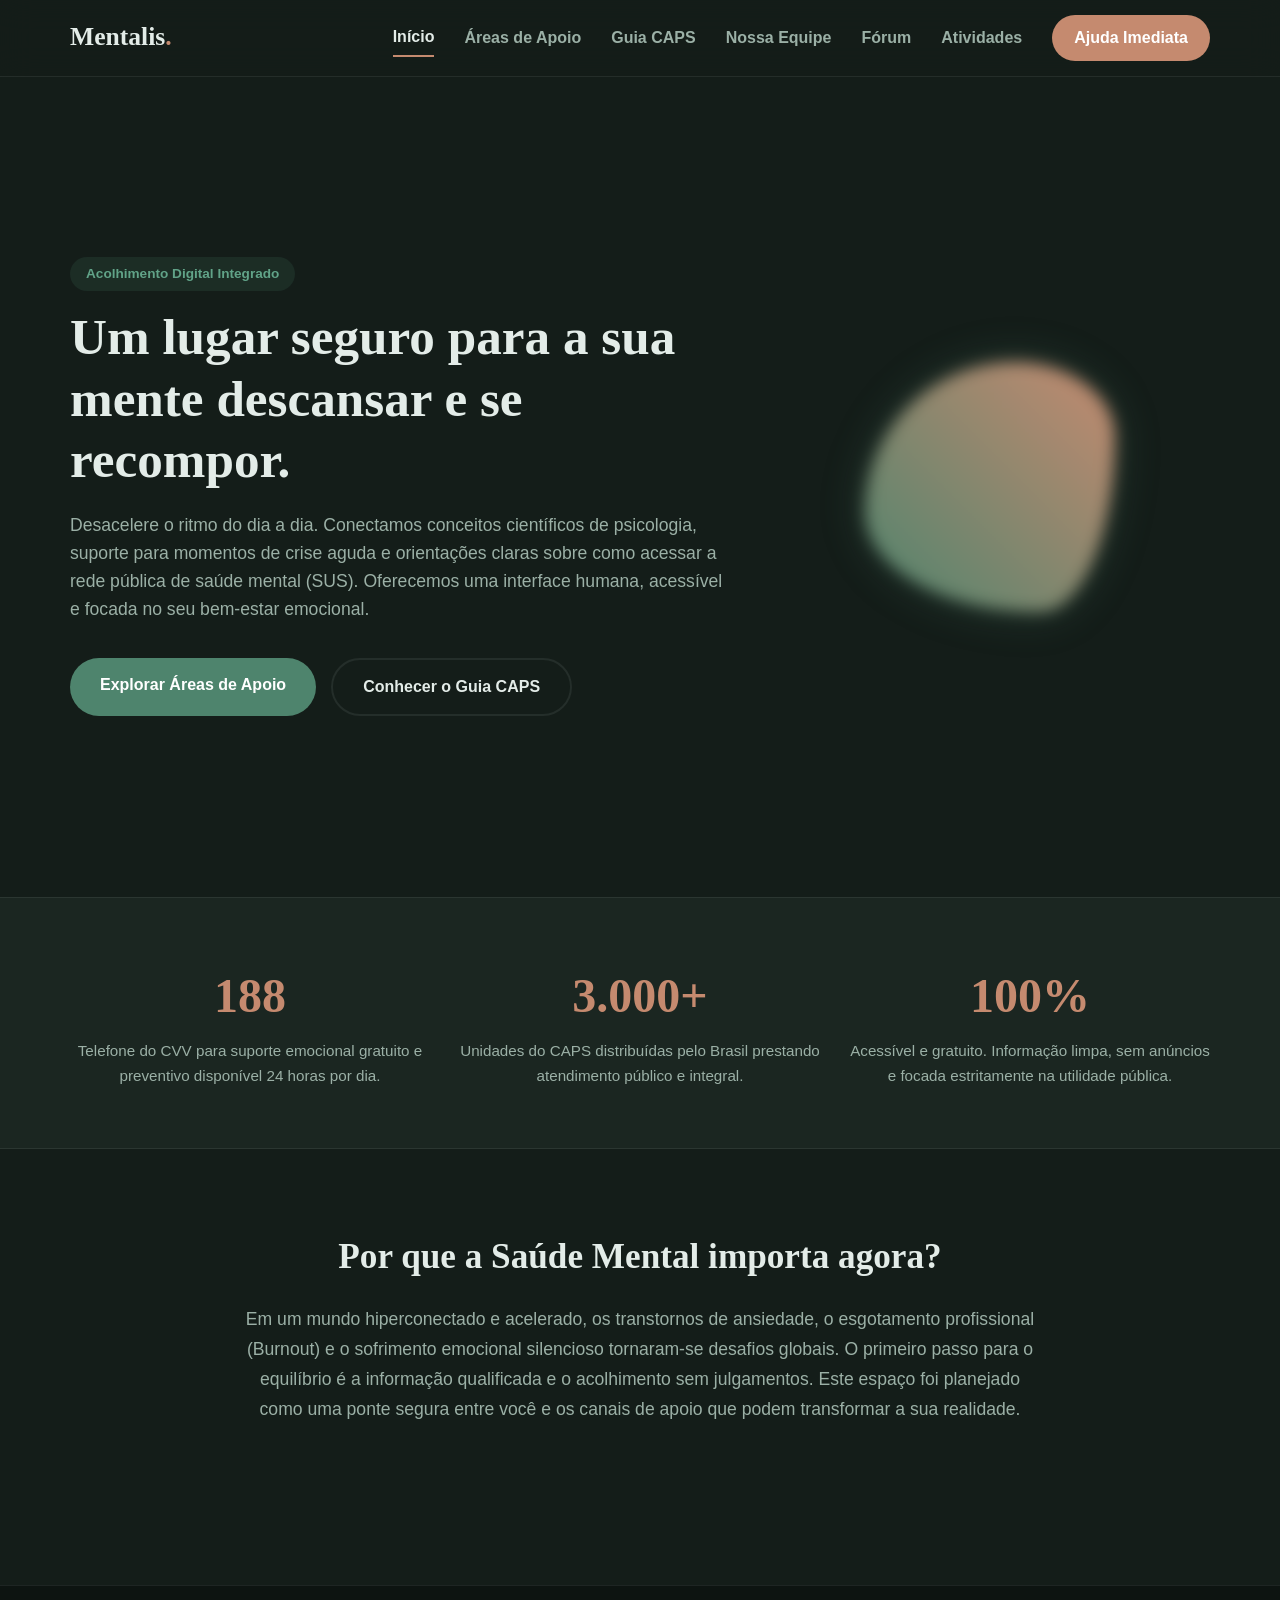
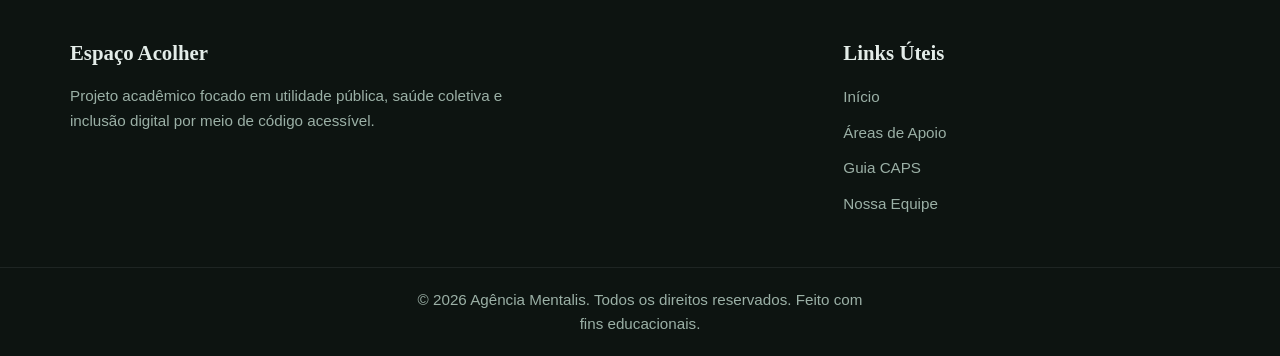
<file: index.html>
<!DOCTYPE html>
<html lang="pt-BR">
<head>
    <meta charset="UTF-8">
    <meta name="viewport" content="width=device-width, initial-scale=1.0">
    <title>Mentalis | Saúde Mental e Bem-Estar</title>
    <link rel="stylesheet" href="assets/css/style.css">
</head>
<body>

    <a href="#conteudo-principal" class="skip-link">Pular para o conteúdo principal</a>

    <!-- Header -->
    <header class="main-header">
        <div class="container header-flex">
            <a href="index.html" class="logo">Mentalis<span>.</span></a>
            
            <!-- Controle do menu mobile sem JavaScript -->
            <input type="checkbox" id="menu-controle" class="menu-checkbox">
            <label for="menu-controle" class="menu-toggle" aria-label="Abrir Menu">☰</label>
            
            <nav class="main-nav" aria-label="Navegação Principal">
                <a href="index.html" class="nav-link active">Início</a>
                <a href="servicos.html" class="nav-link">Áreas de Apoio</a>
                <a href="caps.html" class="nav-link">Guia CAPS</a>
                <a href="sobre.html" class="nav-link">Nossa Equipe</a>
                <a href="forum.html" class="nav-link">Fórum</a>
                <a href="atividades.html" class="nav-link">Atividades</a>
                <a href="emergencia.html" class="btn-nav">Ajuda Imediata</a>
            </nav>
        </div>
    </header>

    <!-- Conteúdo Principal -->
    <main id="conteudo-principal">
        <section class="hero-section">
            <div class="container hero-grid">
                <div class="hero-text">
                    <span class="badge">Acolhimento Digital Integrado</span>
                    <h1>Um lugar seguro para a sua mente descansar e se recompor.</h1>
                    <p>Desacelere o ritmo do dia a dia. Conectamos conceitos científicos de psicologia, suporte para momentos de crise aguda e orientações claras sobre como acessar a rede pública de saúde mental (SUS). Oferecemos uma interface humana, acessível e focada no seu bem-estar emocional.</p>
                    <div class="hero-actions">
                        <a href="servicos.html" class="btn btn-primary">Explorar Áreas de Apoio</a>
                        <a href="caps.html" class="btn btn-secondary">Conhecer o Guia CAPS</a>
                    </div>
                </div>
                <div class="hero-visual">
                    <div class="orbe-viva"></div>
                </div>
            </div>
        </section>

        <section class="stats-section">
            <div class="container stats-grid">
                <div class="stat-card">
                    <h2>188</h2>
                    <p>Telefone do CVV para suporte emocional gratuito e preventivo disponível 24 horas por dia.</p>
                </div>
                <div class="stat-card">
                    <h2>3.000+</h2>
                    <p>Unidades do CAPS distribuídas pelo Brasil prestando atendimento público e integral.</p>
                </div>
                <div class="stat-card">
                    <h2>100%</h2>
                    <p>Acessível e gratuito. Informação limpa, sem anúncios e focada estritamente na utilidade pública.</p>
                </div>
            </div>
        </section>

        <section class="highlights-section">
            <div class="container text-block-center">
                <h2>Por que a Saúde Mental importa agora?</h2>
                <p>Em um mundo hiperconectado e acelerado, os transtornos de ansiedade, o esgotamento profissional (Burnout) e o sofrimento emocional silencioso tornaram-se desafios globais. O primeiro passo para o equilíbrio é a informação qualificada e o acolhimento sem julgamentos. Este espaço foi planejado como uma ponte segura entre você e os canais de apoio que podem transformar a sua realidade.</p>
            </div>
        </section>
    </main>

    <!-- Rodapé -->
    <footer class="main-footer">
        <div class="container footer-grid">
            <div>
                <h3>Espaço Acolher</h3>
                <p>Projeto acadêmico focado em utilidade pública, saúde coletiva e inclusão digital por meio de código acessível.</p>
            </div>
            <div>
                <h3>Links Úteis</h3>
                <nav aria-label="Links do Rodapé">
                    <ul class="footer-links">
                        <li><a href="index.html">Início</a></li>
                        <li><a href="servicos.html">Áreas de Apoio</a></li>
                        <li><a href="caps.html">Guia CAPS</a></li>
                        <li><a href="sobre.html">Nossa Equipe</a></li>
                    </ul>
                </nav>
            </div>
        </div>
        <div class="footer-bottom">
            <p>&copy; 2026 Agência Mentalis. Todos os direitos reservados. Feito com fins educacionais.</p>
        </div>
    </footer>

    <div class="page-glow"></div>
 
    <script src="assets/js/main.js"></script>
</body>
</html>
</file>
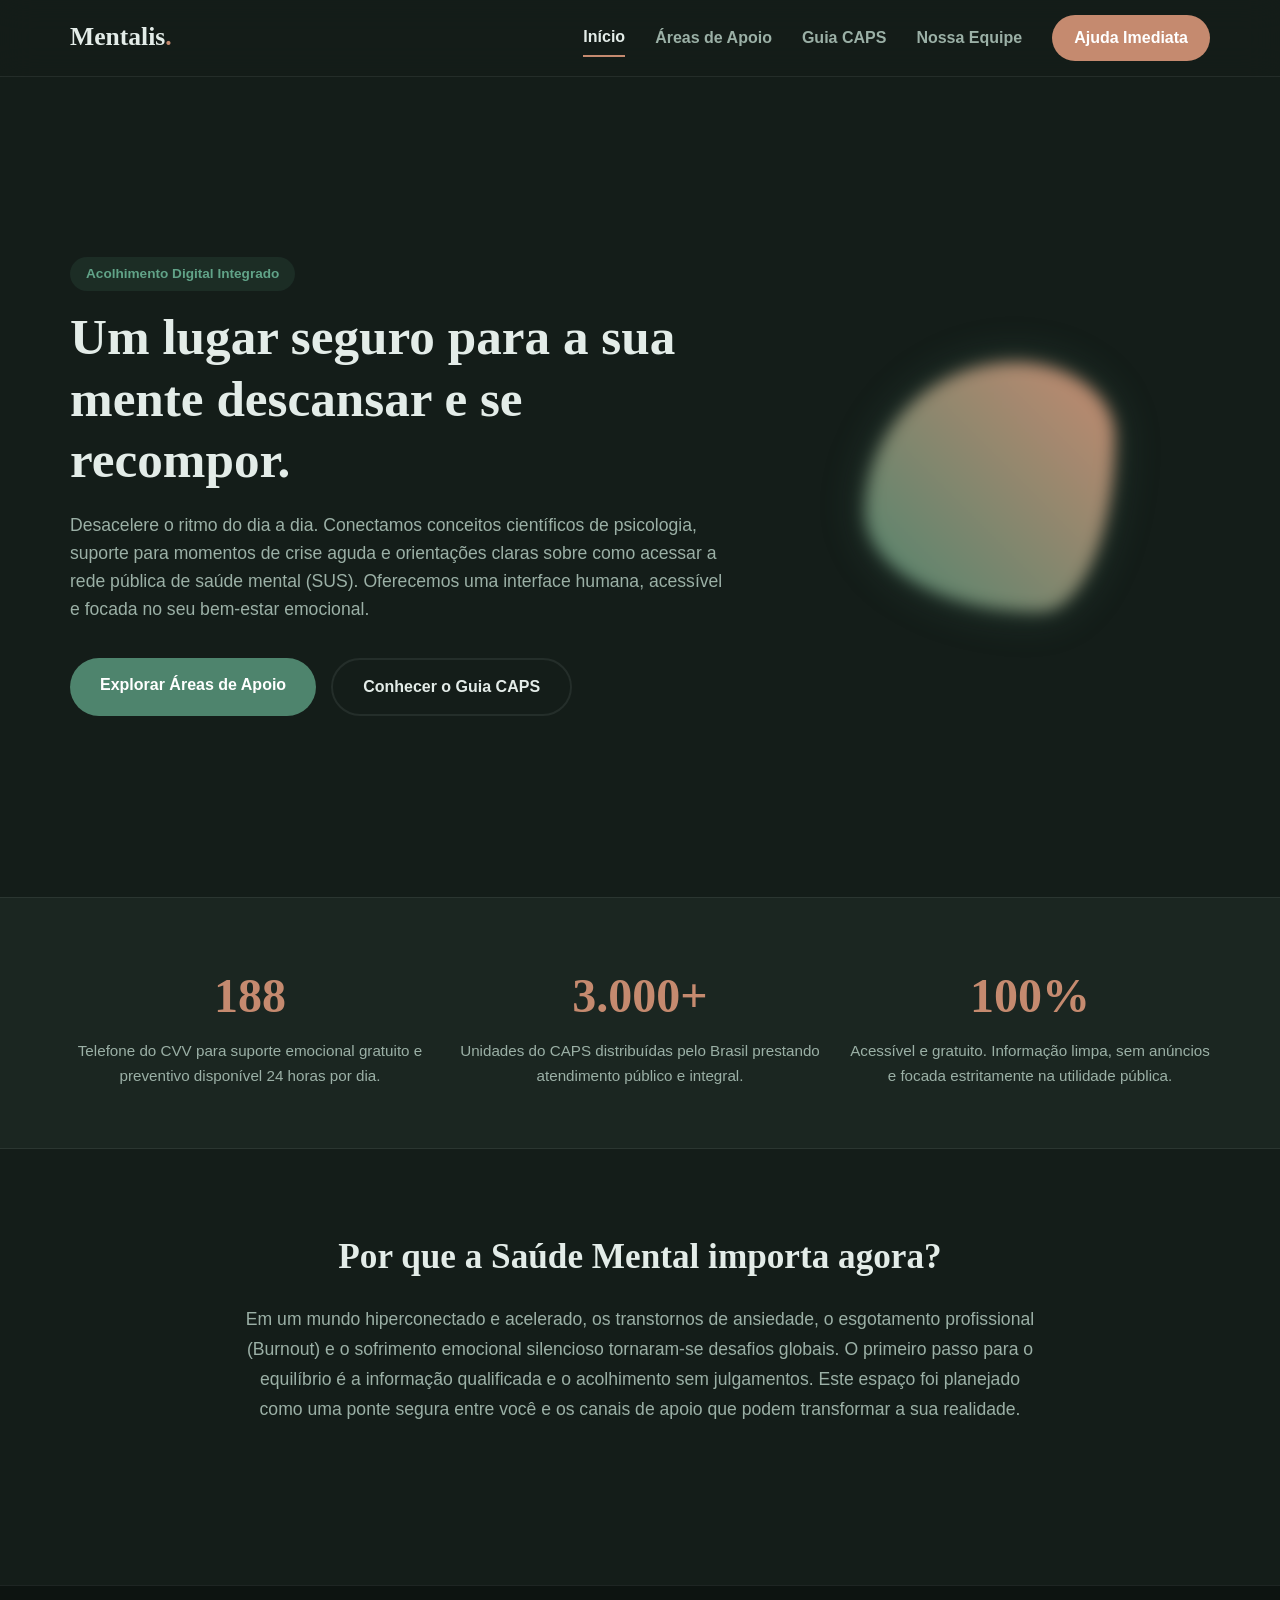
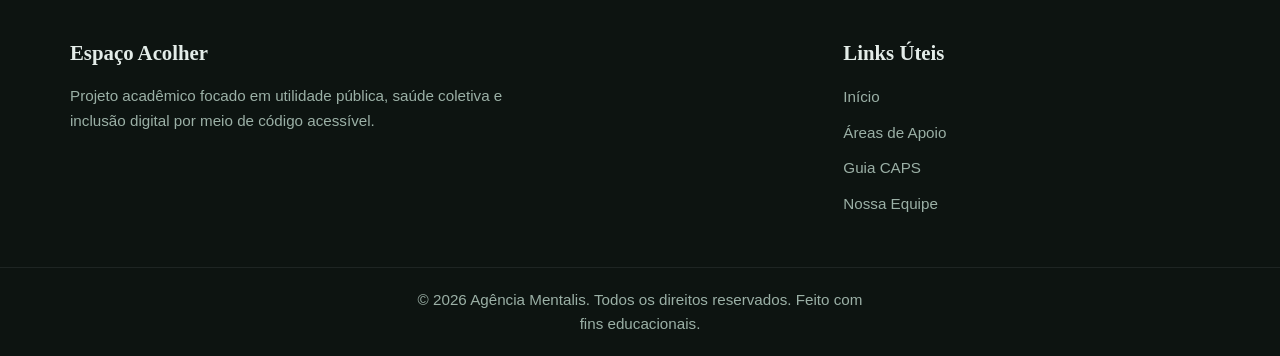
<file: assents/index.html>
<!DOCTYPE html>
<html lang="pt-BR">
<head>
    <meta charset="UTF-8">
    <meta name="viewport" content="width=device-width, initial-scale=1.0">
    <title>Mentalis | Saúde Mental e Bem-Estar</title>
    <link rel="stylesheet" href="assets/css/style.css">
</head>
<body>

    <a href="#conteudo-principal" class="skip-link">Pular para o conteúdo principal</a>

    <header class="main-header">
        <div class="container header-flex">
            <a href="index.html" class="logo">Mentalis<span>.</span></a>
            <nav class="main-nav" aria-label="Navegação Principal">
                <a href="index.html" class="nav-link active">Início</a>
                <a href="servicos.html" class="nav-link">Áreas de Apoio</a>
                <a href="caps.html" class="nav-link">Guia CAPS</a>
                <a href="sobre.html" class="nav-link">Nossa Equipe</a>
                <a href="emergencia.html" class="btn-nav">Ajuda Imediata</a>
            </nav>
            <button class="menu-toggle" aria-label="Abrir Menu">☰</button>
        </div>
    </header>

    <main id="conteudo-principal">
        <section class="hero-section">
            <div class="container hero-grid">
                <div class="hero-text">
                    <span class="badge">Acolhimento Digital Integrado</span>
                    <h1>Um lugar seguro para a sua mente descansar e se recompor.</h1>
                    <p>Desacelere o ritmo do dia a dia. Conectamos conceitos científicos de psicologia, suporte para momentos de crise aguda e orientações claras sobre como acessar a rede pública de saúde mental (SUS). Oferecemos uma interface humana, acessível e focada no seu bem-estar emocional.</p>
                    <div class="hero-actions">
                        <a href="servicos.html" class="btn btn-primary">Explorar Áreas de Apoio</a>
                        <a href="caps.html" class="btn btn-secondary">Conhecer o Guia CAPS</a>
                    </div>
                </div>
                <div class="hero-visual">
                    <div class="orbe-viva"></div>
                </div>
            </div>
        </section>

        <section class="stats-section">
            <div class="container stats-grid">
                <div class="stat-card">
                    <h2>188</h2>
                    <p>Telefone do CVV para suporte emocional gratuito e preventivo disponível 24 horas por dia.</p>
                </div>
                <div class="stat-card">
                    <h2>3.000+</h2>
                    <p>Unidades do CAPS distribuídas pelo Brasil prestando atendimento público e integral.</p>
                </div>
                <div class="stat-card">
                    <h2>100%</h2>
                    <p>Acessível e gratuito. Informação limpa, sem anúncios e focada estritamente na utilidade pública.</p>
                </div>
            </div>
        </section>

        <section class="highlights-section">
            <div class="container text-block-center">
                <h2>Por que a Saúde Mental importa agora?</h2>
                <p>Em um mundo hiperconectado e acelerado, os transtornos de ansiedade, o esgotamento profissional (Burnout) e o sofrimento emocional silencioso tornaram-se desafios globais. O primeiro passo para o equilíbrio é a informação qualificada e o acolhimento sem julgamentos. Este espaço foi planejado como uma ponte segura entre você e os canais de apoio que podem transformar a sua realidade.</p>
            </div>
        </section>
    </main>

    <footer class="main-footer">
        <div class="container footer-grid">
            <div>
                <h3>Espaço Acolher</h3>
                <p>Projeto acadêmico focado em utilidade pública, saúde coletiva e inclusão digital por meio de código acessível.</p>
            </div>
            <div>
                <h3>Links Úteis</h3>
                <ul class="footer-links">
                    <li><a href="index.html">Início</a></li>
                    <li><a href="servicos.html">Áreas de Apoio</a></li>
                    <li><a href="caps.html">Guia CAPS</a></li>
                    <li><a href="sobre.html">Nossa Equipe</a></li>
                </ul>
            </div>
        </div>
        <div class="footer-bottom">
            <p>&copy; 2026 Agência Mentalis. Todos os direitos reservados. Feito com fins educacionais.</p>
        </div>
    </footer>

    <script src="assets/js/main.js"></script>
</body>
</html>
</file>
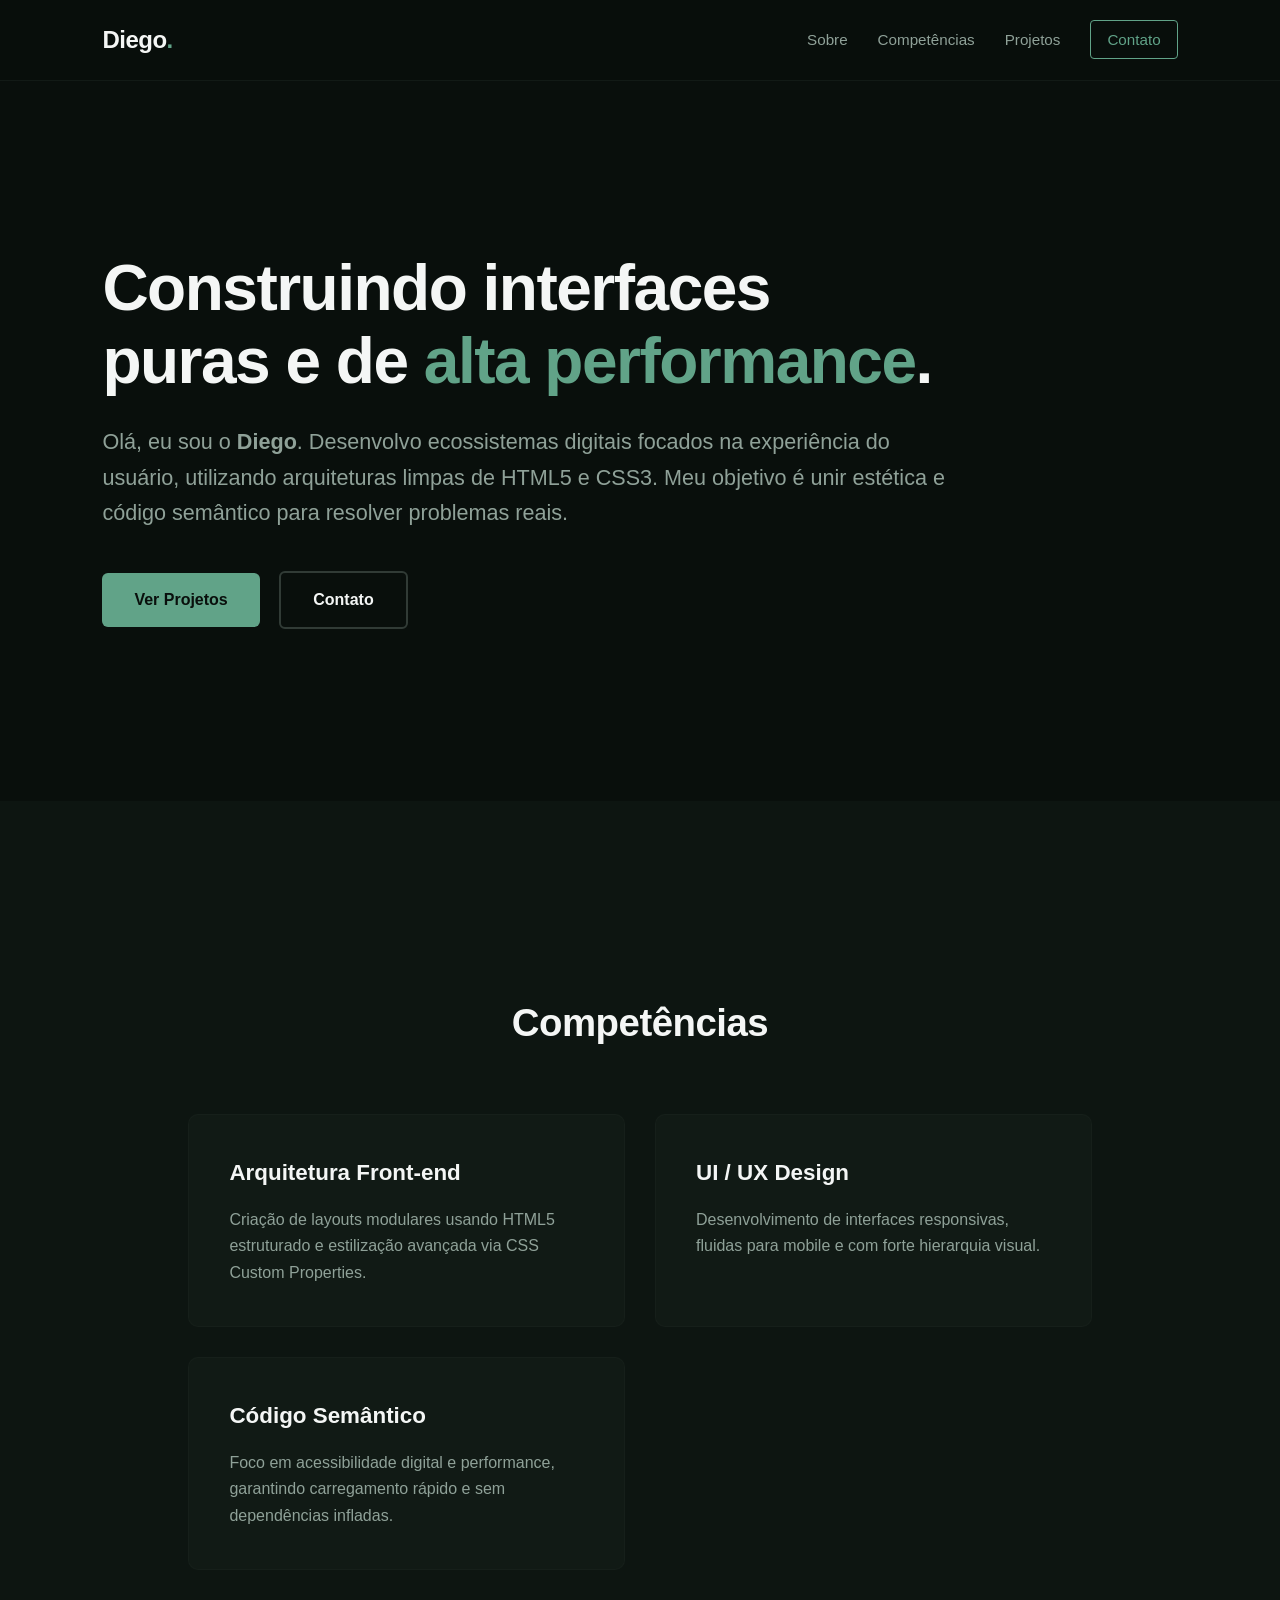
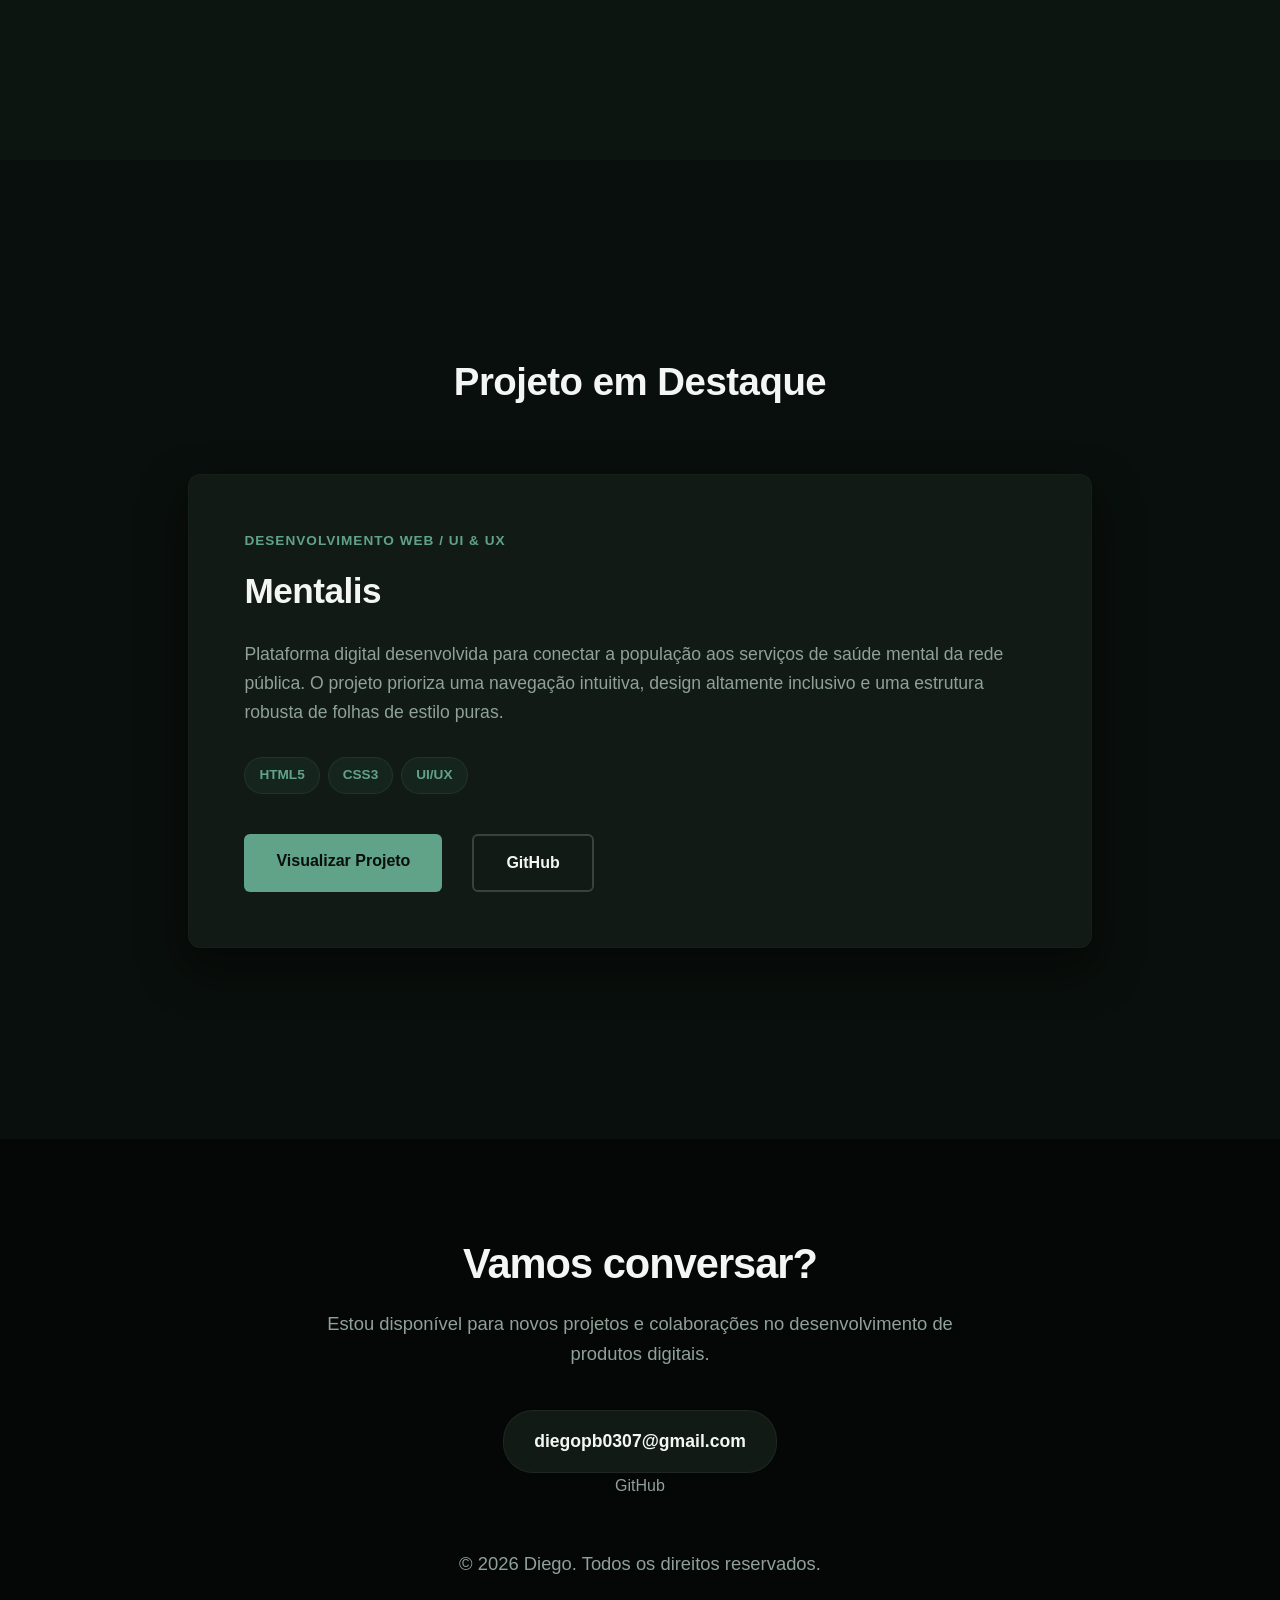
<file: porti_diego/index.html>
<!DOCTYPE html>
<html lang="pt-BR">
<head>
    <meta charset="UTF-8">
    <meta name="viewport" content="width=device-width, initial-scale=1.0">
    <title>Diego | Front-end Developer</title>
    <link rel="stylesheet" href="style2.css">
</head>
<body>

    <header class="navbar">
        <div class="logo">Diego<span class="dot">.</span></div>
        <nav>
            <a href="#sobre">Sobre</a>
            <a href="#habilidades">Competências</a>
            <a href="#projetos">Projetos</a>
            <a href="#contato" class="nav-btn">Contato</a>
        </nav>
    </header>

    <main>
        
        <!-- Sobre Mim -->
        <section id="sobre" class="hero">
            <div class="hero-content">
                <h1>Construindo interfaces puras e de <span class="highlight">alta performance</span>.</h1>
                <p>Olá, eu sou o <strong>Diego</strong>. Desenvolvo ecossistemas digitais focados na experiência do usuário, utilizando arquiteturas limpas de HTML5 e CSS3. Meu objetivo é unir estética e código semântico para resolver problemas reais.</p>
                <div class="hero-actions">
                    <a href="#projetos" class="btn-primary">Ver Projetos</a>
                    <a href="#contato" class="btn-secondary">Contato</a>
                </div>
            </div>
        </section>

        <!-- Competências Diretas -->
        <section id="habilidades" class="skills-section alt-bg">
            <div class="container">
                <div class="section-title">
                    <h2>Competências</h2>
                </div>
                <div class="skills-grid">
                    <div class="skill-card">
                        <h3>Arquitetura Front-end</h3>
                        <p>Criação de layouts modulares usando HTML5 estruturado e estilização avançada via CSS Custom Properties.</p>
                    </div>
                    <div class="skill-card">
                        <h3>UI / UX Design</h3>
                        <p>Desenvolvimento de interfaces responsivas, fluidas para mobile e com forte hierarquia visual.</p>
                    </div>
                    <div class="skill-card">
                        <h3>Código Semântico</h3>
                        <p>Foco em acessibilidade digital e performance, garantindo carregamento rápido e sem dependências infladas.</p>
                    </div>
                </div>
            </div>
        </section>

        <!-- Projeto em Destaque -->
        <section id="projetos" class="featured-project">
            <div class="container">
                <div class="section-title">
                    <h2>Projeto em Destaque</h2>
                </div>

                <div class="project-container">
                    <div class="project-info">
                        <span class="project-category">Desenvolvimento Web / UI & UX</span>
                        <h3>Mentalis</h3>
                        <p class="project-description">
                            Plataforma digital desenvolvida para conectar a população aos serviços de saúde mental da rede pública. O projeto prioriza uma navegação intuitiva, design altamente inclusivo e uma estrutura robusta de folhas de estilo puras.
                        </p>
                        
                        <div class="tech-tags">
                            <span>HTML5</span>
                            <span>CSS3</span>
                            <span>UI/UX</span>
                        </div>

                        <div class="project-buttons">
                            <a href="../index.html" class="btn-primary" target="_blank">Visualizar Projeto</a>
                            <a href="https://github.com/konatinho/Projeto_Angelo" class="btn-secondary" target="_blank">GitHub</a>
                        </div>
                    </div>
                </div>
            </div>
        </section>
    </main>

    <!-- Rodapé simplificado -->
    <footer id="contato" class="contact">
        <div class="contact-container">
            <h2>Vamos conversar?</h2>
            <p>Estou disponível para novos projetos e colaborações no desenvolvimento de produtos digitais.</p>
            
            <a href="mailto:diegopb0307@gmail.com" class="contact-btn">diegopb0307@gmail.com</a>

            <div class="social-links">
                <a href="https://github.com/konatinho" target="_blank">GitHub</a>
            </div>
            
            <p class="credits">&copy; 2026 Diego. Todos os direitos reservados.</p>
        </div>
    </footer>

</body>
</html>
</file>
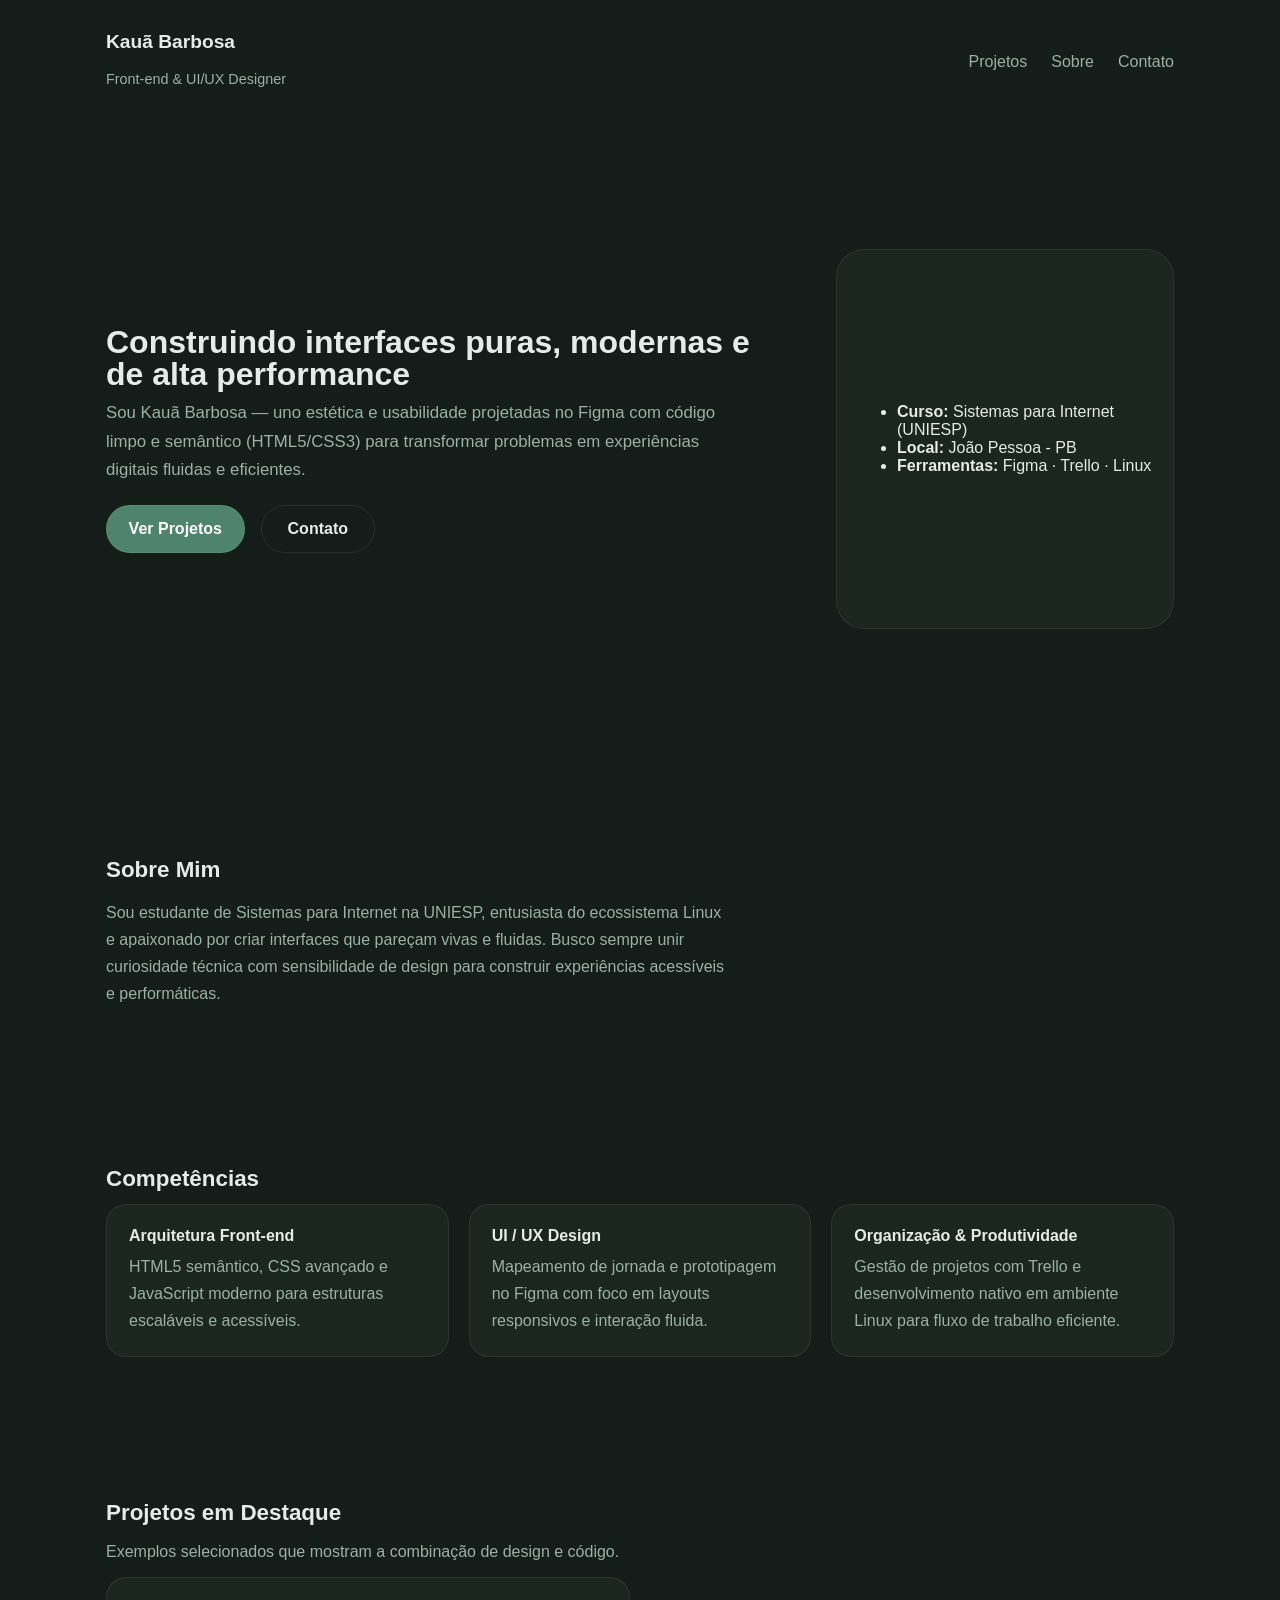
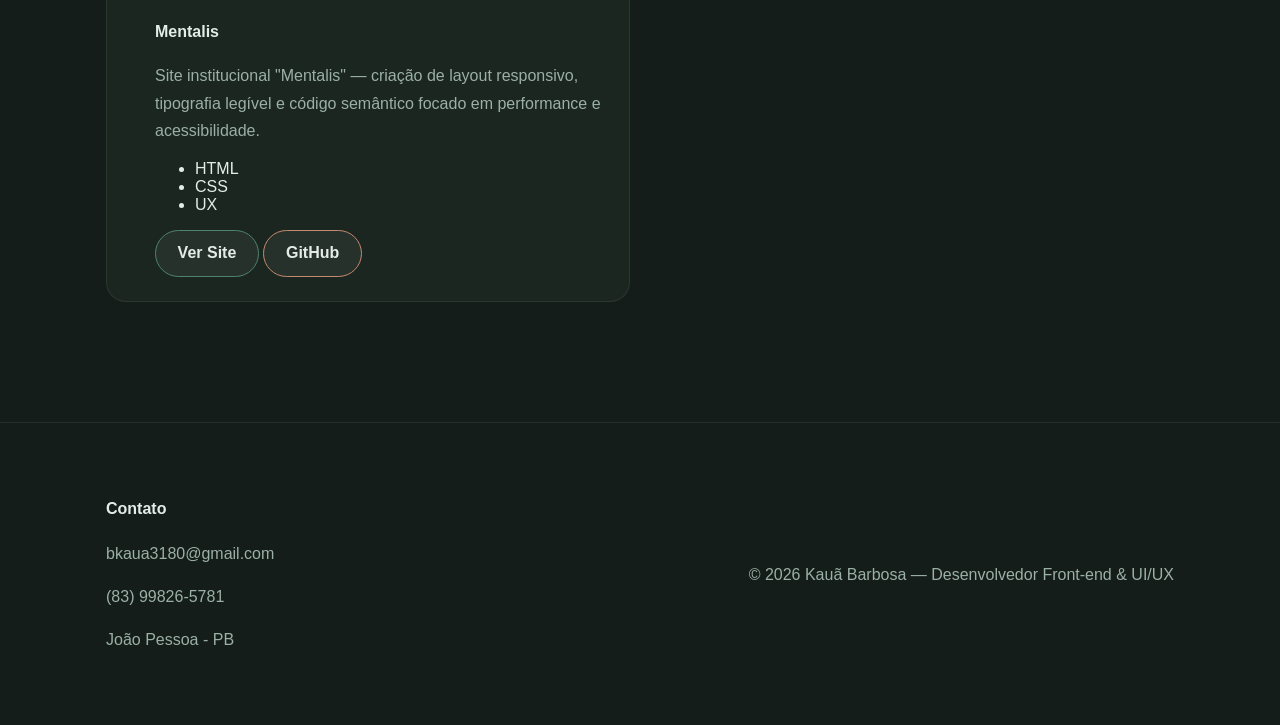
<file: porti_kaua/index.html>
<!doctype html>
<html lang="pt-BR">
<head>
	<meta charset="utf-8">
	<meta name="viewport" content="width=device-width,initial-scale=1">
	<title>Kauã Barbosa — Front-end & UI/UX</title>
	<meta name="description" content="Portfólio de Kauã Barbosa — Front-end Web Development & UI/UX Design. Código limpo, semântico e interfaces de alta performance.">
	<link rel="stylesheet" href="style4.css">
</head>
<body>
	<a class="skip-link" href="#main">Pular para o conteúdo</a>

	<header class="site-header">
		<div class="container header-inner">
			<div class="brand">
				<h1 class="logo">Kauã Barbosa</h1>
				<p class="tag">Front-end & UI/UX Designer</p>
			</div>
			<nav class="main-nav" aria-label="Navegação principal">
				<ul>
					<li><a href="#projects">Projetos</a></li>
					<li><a href="#about">Sobre</a></li>
					<li><a href="#contact">Contato</a></li>
				</ul>
			</nav>
		</div>
	</header>

	<main id="main">
		<section class="hero">
			<div class="container hero-inner">
				<div class="hero-copy">
					<h2 class="eyebrow">Construindo interfaces puras, modernas e de alta performance</h2>
					<p class="lead">Sou Kauã Barbosa — uno estética e usabilidade projetadas no Figma com código limpo e semântico (HTML5/CSS3) para transformar problemas em experiências digitais fluidas e eficientes.</p>
					<div class="hero-ctas">
							<a class="btn primary action-btn" href="#projects" data-action="hero-projects">Ver Projetos</a>
						<a class="btn ghost" href="#contact">Contato</a>
					</div>
				</div>
				<aside class="hero-card" aria-hidden="true">
					<ul>
						<li><strong>Curso:</strong> Sistemas para Internet (UNIESP)</li>
						<li><strong>Local:</strong> João Pessoa - PB</li>
						<li><strong>Ferramentas:</strong> Figma · Trello · Linux</li>
					</ul>
				</aside>
			</div>
		</section>

		<section id="about" class="about">
			<div class="container">
				<h3 class="section-title">Sobre Mim</h3>
				<p class="about-text">Sou estudante de Sistemas para Internet na UNIESP, entusiasta do ecossistema Linux e apaixonado por criar interfaces que pareçam vivas e fluidas. Busco sempre unir curiosidade técnica com sensibilidade de design para construir experiências acessíveis e performáticas.</p>
			</div>
		</section>

		<section class="skills">
			<div class="container">
				<h3 class="section-title">Competências</h3>
				<div class="skills-grid">
					<article class="skill-card">
						<h4>Arquitetura Front-end</h4>
						<p>HTML5 semântico, CSS avançado e JavaScript moderno para estruturas escaláveis e acessíveis.</p>
					</article>
					<article class="skill-card">
						<h4>UI / UX Design</h4>
						<p>Mapeamento de jornada e prototipagem no Figma com foco em layouts responsivos e interação fluida.</p>
					</article>
					<article class="skill-card">
						<h4>Organização & Produtividade</h4>
						<p>Gestão de projetos com Trello e desenvolvimento nativo em ambiente Linux para fluxo de trabalho eficiente.</p>
					</article>
				</div>
			</div>
		</section>

		<section id="projects" class="projects">
			<div class="container">
				<h3 class="section-title">Projetos em Destaque</h3>
				<p class="muted">Exemplos selecionados que mostram a combinação de design e código.</p>
				<div class="projects-grid">
					<article class="project-card">
						<div class="project-media" aria-hidden="true"></div>
						<div class="project-body">
							<h4 class="project-title">Mentalis</h4>
							<p class="project-desc">Site institucional "Mentalis" — criação de layout responsivo, tipografia legível e código semântico focado em performance e acessibilidade.</p>
							<div class="project-meta">
								<ul class="tags"><li>HTML</li><li>CSS</li><li>UX</li></ul>
								<div class="project-actions">
								<a class="link action-btn" href="../index.html" target="_blank" rel="noopener" data-action="view-project">Ver Site</a>
								<a class="link action-btn" href="https://github.com/Kauavv" target="_blank" rel="noopener" data-action="github">GitHub</a>
								</div>
							</div>
						</div>
					</article>
				</div>
			</div>
		</section>
	</main>

	<footer id="contact" class="site-footer">
		<div class="container footer-inner">
			<div class="contact-info">
				<h4>Contato</h4>
				<p><a href="mailto:bkaua3180@gmail.com">bkaua3180@gmail.com</a></p>
				<p><a href="tel:+5583998265781">(83) 99826-5781</a></p>
				<p>João Pessoa - PB</p>
			</div>
			<div class="footer-meta">
				<p>© <span id="year">2026</span> Kauã Barbosa — Desenvolvedor Front-end & UI/UX</p>
			</div>
		</div>
	</footer>

	<script>
		// Atualiza o ano no footer dinamicamente
		document.getElementById('year').textContent = new Date().getFullYear();

		const actionButtons = document.querySelectorAll('.action-btn');
		actionButtons.forEach(button => {
			button.addEventListener('click', () => {
				button.classList.add('clicked');
				setTimeout(() => button.classList.remove('clicked'), 180);
			});
		});
	</script>
</body>
</html>
</file>
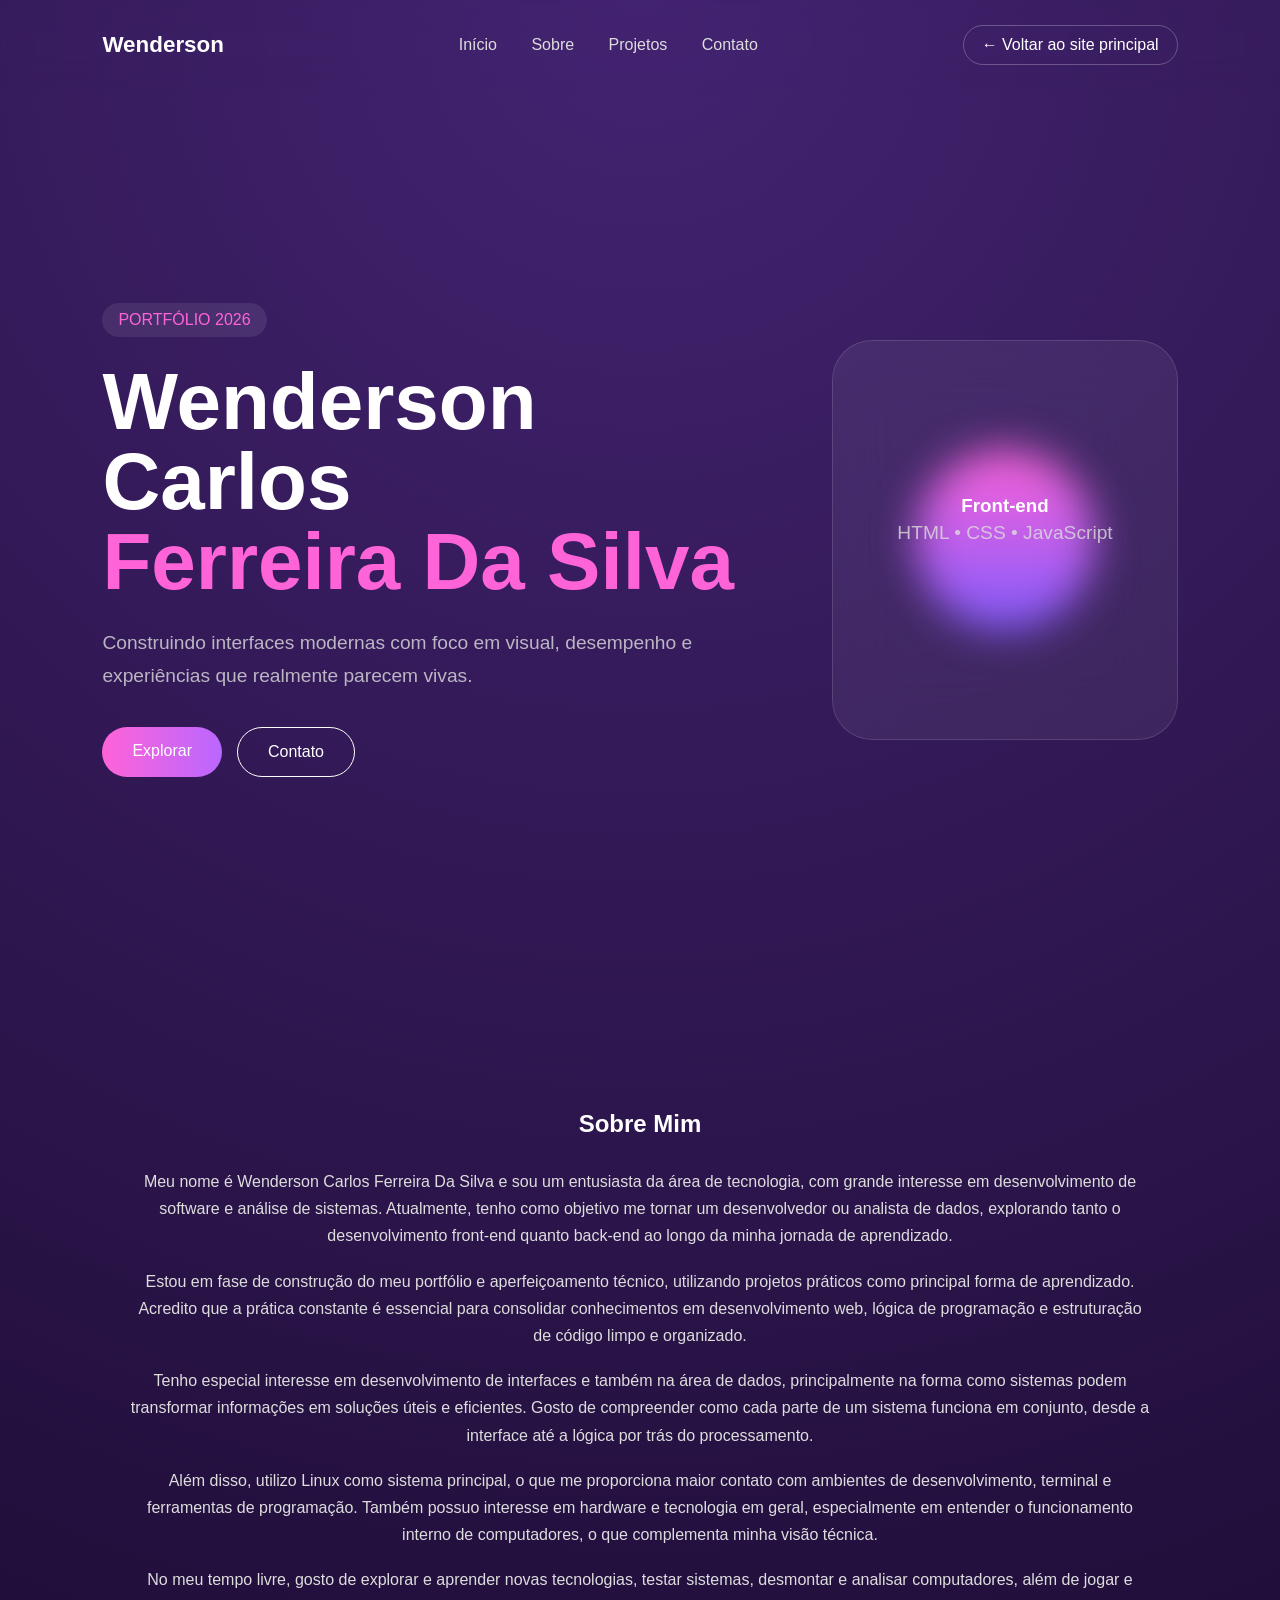
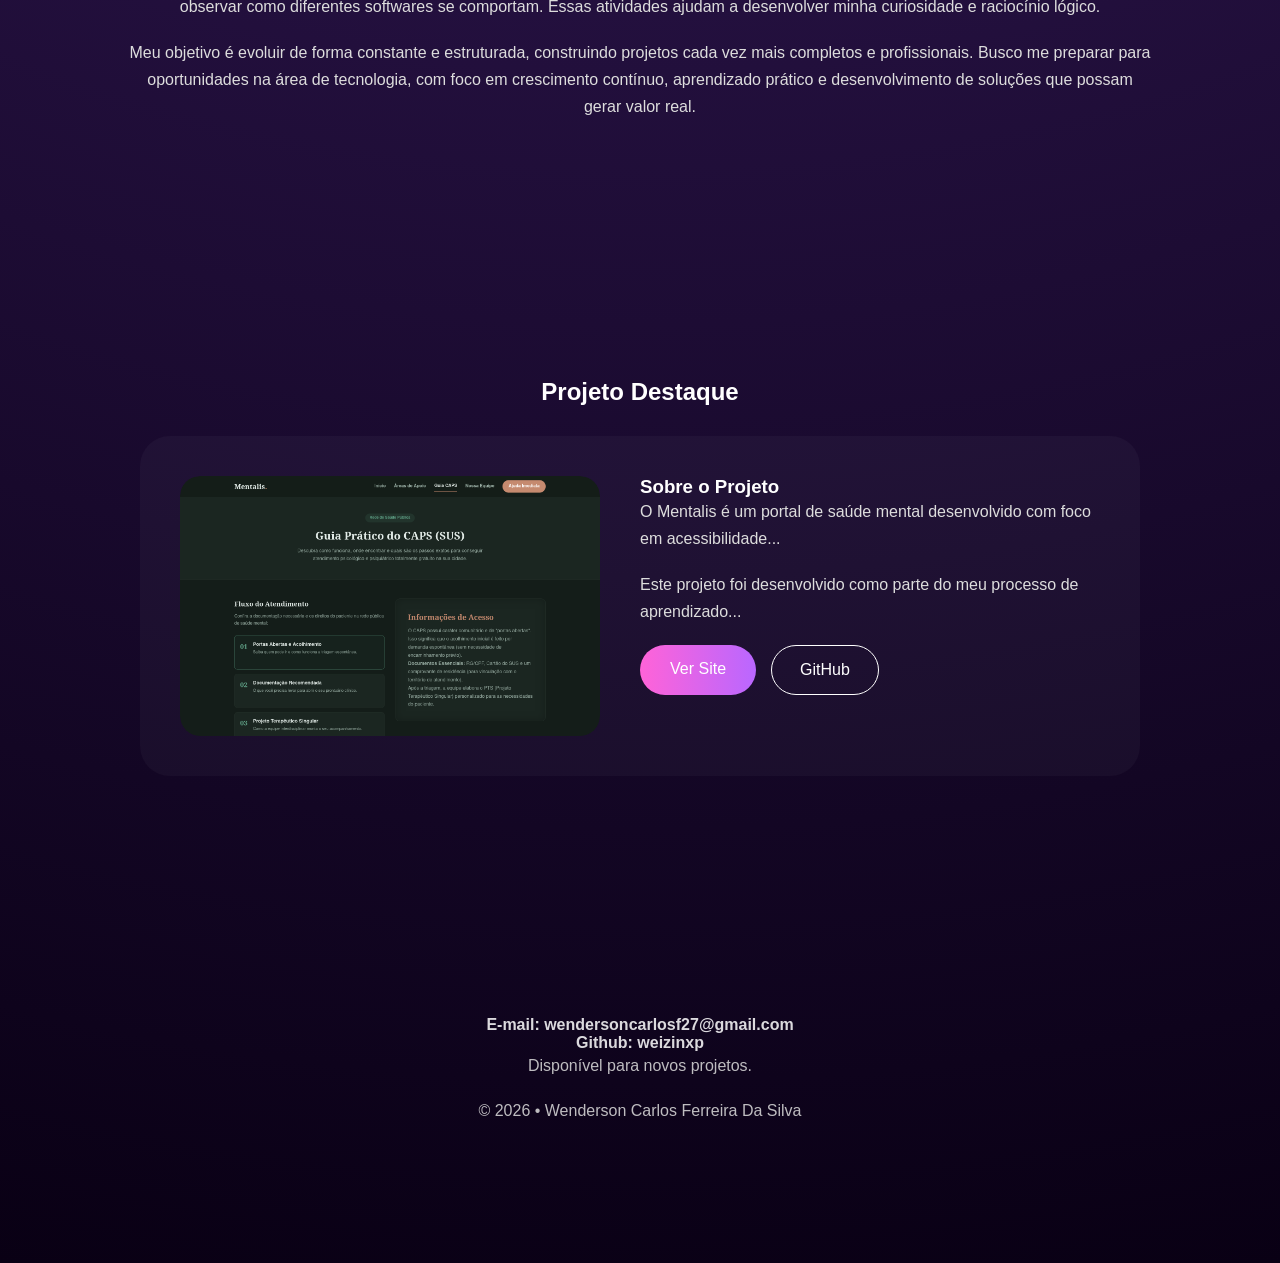
<file: porti_wenderson/index.html>
<!DOCTYPE html>
<html lang="pt-BR">
<head>
<meta charset="UTF-8">
<meta name="viewport" content="width=device-width, initial-scale=1.0">
<title>Wenderson | Portfólio</title>
<link rel="stylesheet" href="style3.css">
</head>

<body>

<header class="topbar">

    <div class="logo">Wenderson</div>

    <nav>
        <a href="#inicio">Início</a>
        <a href="#sobre">Sobre</a>
        <a href="#projetos">Projetos</a>
        <a href="#contato">Contato</a>
    </nav>

    <a href="../index.html" class="back-btn">
        ← Voltar ao site principal
    </a>

</header>

<!-- HERO -->
<section id="inicio" class="hero">

    <div class="hero-left">
        <span class="badge">PORTFÓLIO 2026</span>

        <h1>
            Wenderson Carlos<br>
            <span>Ferreira Da Silva</span>
        </h1>

        <p>
            Construindo interfaces modernas com foco em visual,
            desempenho e experiências que realmente parecem vivas.
        </p>

        <div class="buttons">
            <a href="#projetos" class="main-btn">Explorar</a>
            <a href="#contato" class="ghost-btn">Contato</a>
        </div>
    </div>

    <div class="hero-card">
        <div class="circle"></div>

        <div class="card-content">
            <h3>Front-end</h3>
            <p>HTML • CSS • JavaScript</p>
        </div>
    </div>

</section>

<!-- SOBRE -->
<section id="sobre">

<h2>Sobre Mim</h2>

<p>
Meu nome é Wenderson Carlos Ferreira Da Silva e sou um entusiasta da área de tecnologia, com grande interesse em desenvolvimento de software e análise de sistemas. Atualmente, tenho como objetivo me tornar um desenvolvedor ou analista de dados, explorando tanto o desenvolvimento front-end quanto back-end ao longo da minha jornada de aprendizado.
</p>

<p>
Estou em fase de construção do meu portfólio e aperfeiçoamento técnico, utilizando projetos práticos como principal forma de aprendizado. Acredito que a prática constante é essencial para consolidar conhecimentos em desenvolvimento web, lógica de programação e estruturação de código limpo e organizado.
</p>

<p>
Tenho especial interesse em desenvolvimento de interfaces e também na área de dados, principalmente na forma como sistemas podem transformar informações em soluções úteis e eficientes. Gosto de compreender como cada parte de um sistema funciona em conjunto, desde a interface até a lógica por trás do processamento.
</p>

<p>
Além disso, utilizo Linux como sistema principal, o que me proporciona maior contato com ambientes de desenvolvimento, terminal e ferramentas de programação. Também possuo interesse em hardware e tecnologia em geral, especialmente em entender o funcionamento interno de computadores, o que complementa minha visão técnica.
</p>

<p>
No meu tempo livre, gosto de explorar e aprender novas tecnologias, testar sistemas, desmontar e analisar computadores, além de jogar e observar como diferentes softwares se comportam. Essas atividades ajudam a desenvolver minha curiosidade e raciocínio lógico.
</p>

<p>
Meu objetivo é evoluir de forma constante e estruturada, construindo projetos cada vez mais completos e profissionais. Busco me preparar para oportunidades na área de tecnologia, com foco em crescimento contínuo, aprendizado prático e desenvolvimento de soluções que possam gerar valor real.
</p>

</section>

<!-- PROJETO -->
<section id="projetos">

<h2>Projeto Destaque</h2>

<div class="project">

    <div class="project-preview">
        <img src="assets/img/Guia CAPS Mentalis.png" alt="Preview do projeto">
    </div>

    <div class="project-info">

        <h3>Sobre o Projeto</h3>

        <p>
            O Mentalis é um portal de saúde mental desenvolvido com foco em acessibilidade...
        </p>

        <p>
            Este projeto foi desenvolvido como parte do meu processo de aprendizado...
        </p>

        <div class="project-buttons">

            <a href="../index.html" class="main-btn" target="_blank">
                Ver Site
            </a>

            <a href="https://github.com/konatinho/Mentalis.git" class="github-btn" target="_blank">
                GitHub
            </a>

        </div>

    </div>

</div>

</section>

<!-- FOOTER -->
<footer id="contato">

    <div class="links">
        <a href="mailto:wendersoncarlosf27@gmail.com" class="email-link">
            E-mail: wendersoncarlosf27@gmail.com
        </a>
        <br>
        <a href="https://github.com/weizinxp" class="email-link" target="_blank">
            Github: weizinxp
        </a>
    </div>

    <p>Disponível para novos projetos.</p>

    <p>© 2026 • Wenderson Carlos Ferreira Da Silva</p>

</footer>

</body>
</html>
</file>
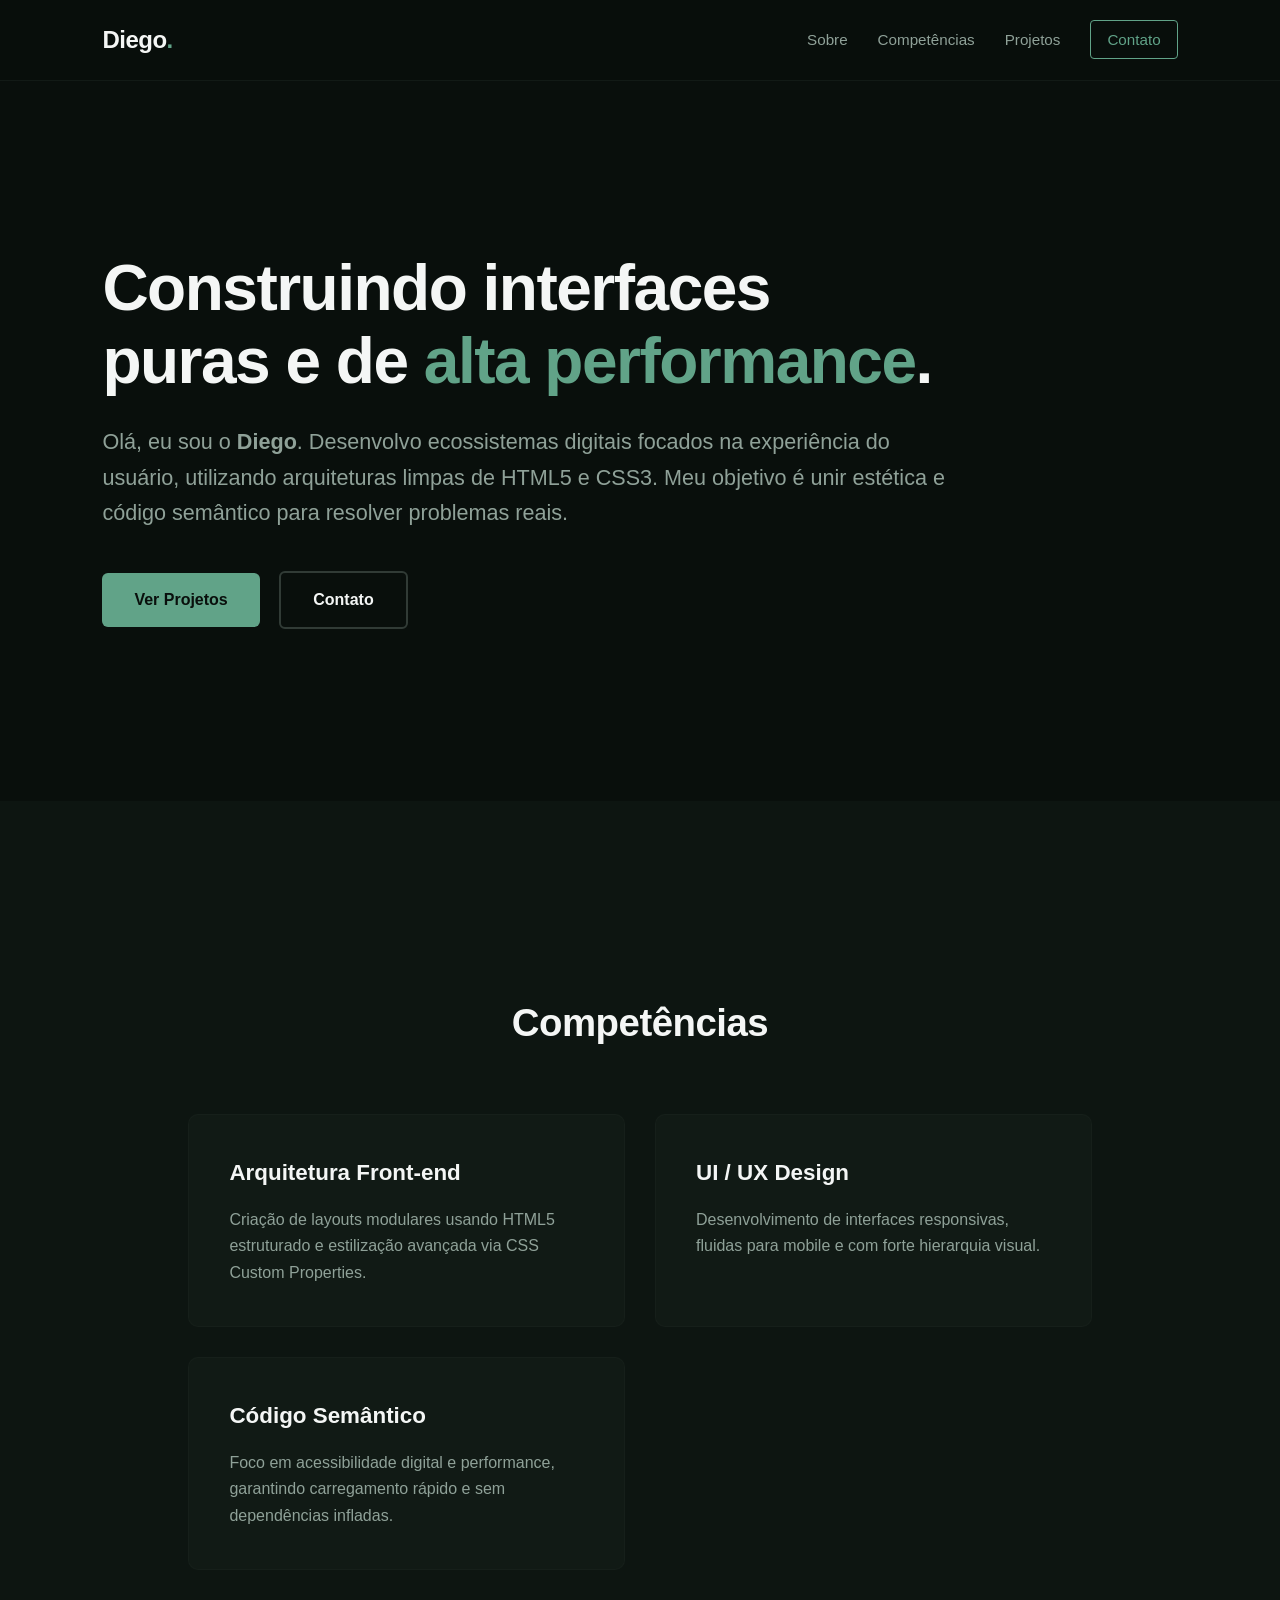
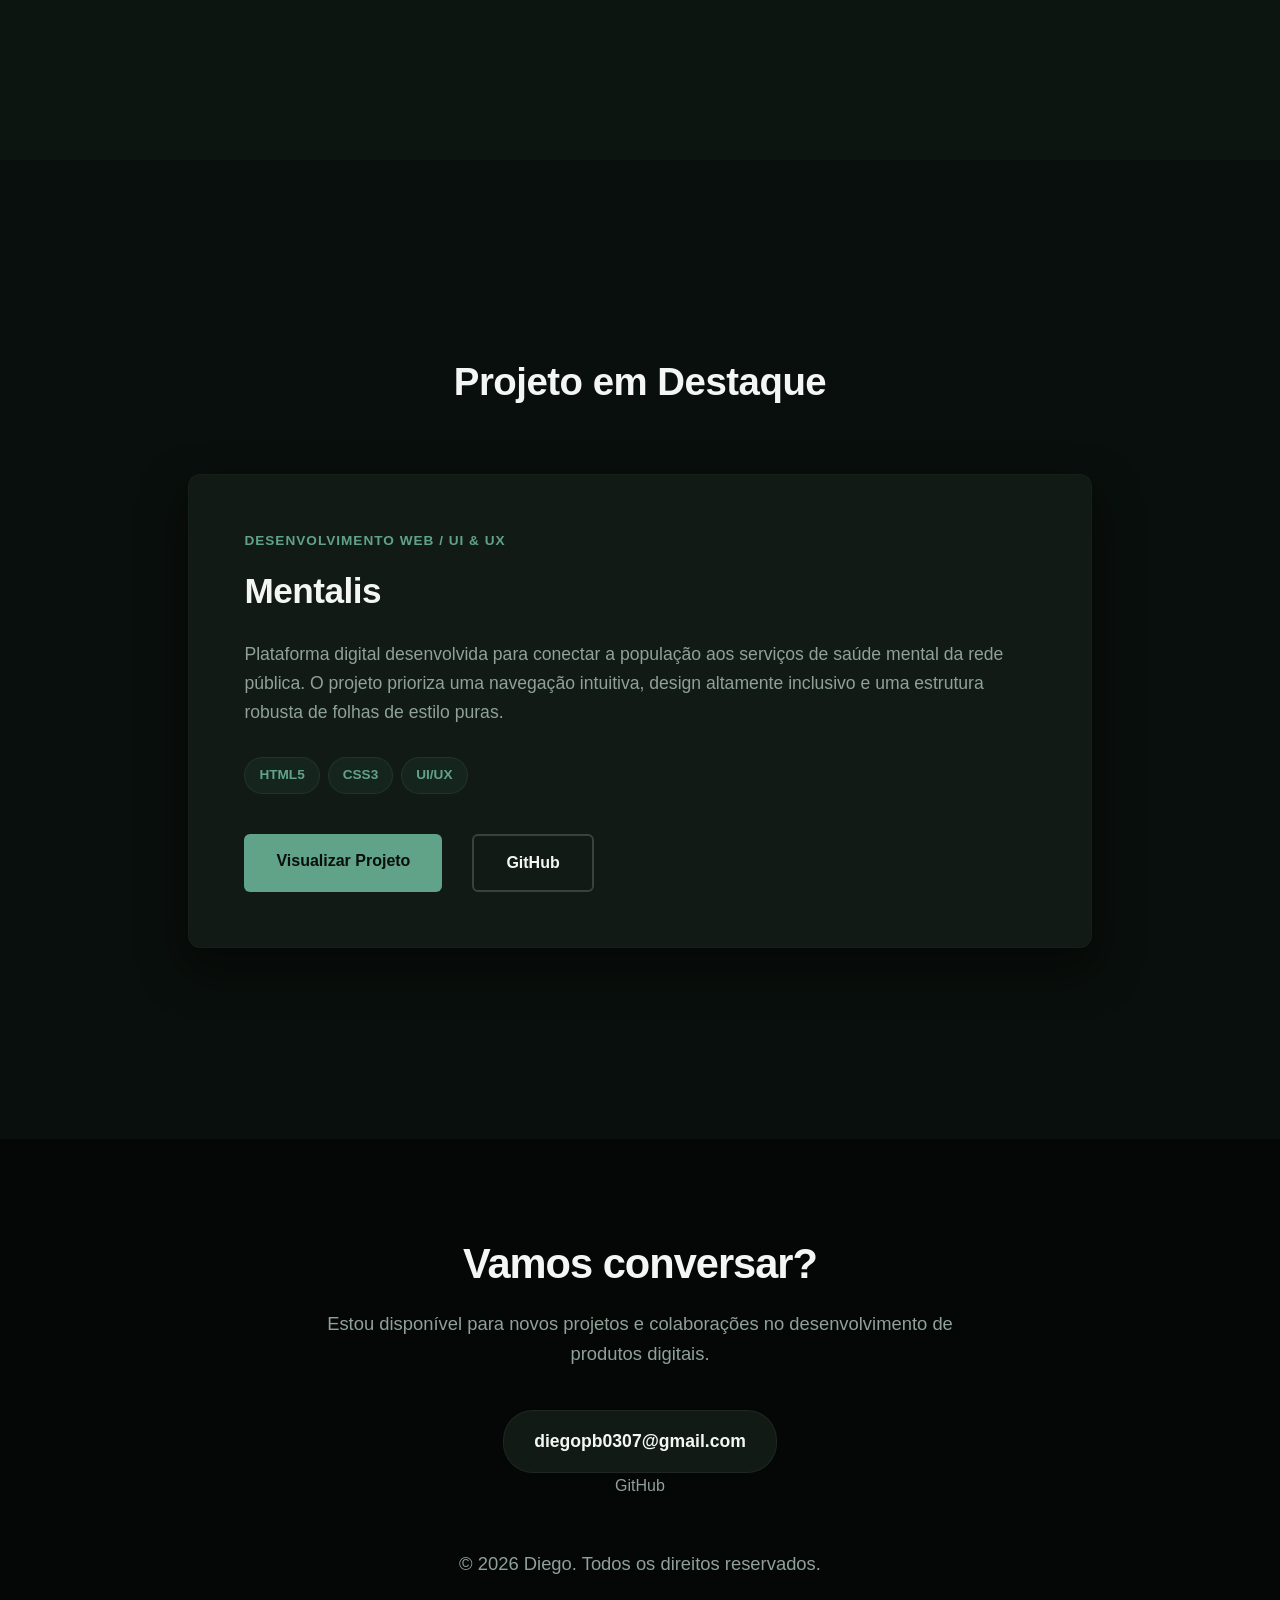
<file: portfolios/porti_diego/index.html>
<!DOCTYPE html>
<html lang="pt-BR">
<head>
    <meta charset="UTF-8">
    <meta name="viewport" content="width=device-width, initial-scale=1.0">
    <title>Diego | Front-end Developer</title>
    <link rel="stylesheet" href="style2.css">
</head>
<body>

    <header class="navbar">
        <div class="logo">Diego<span class="dot">.</span></div>
        <nav>
            <a href="#sobre">Sobre</a>
            <a href="#habilidades">Competências</a>
            <a href="#projetos">Projetos</a>
            <a href="#contato" class="nav-btn">Contato</a>
        </nav>
    </header>

    <main>
        
        <!-- Sobre Mim -->
        <section id="sobre" class="hero">
            <div class="hero-content">
                <h1>Construindo interfaces puras e de <span class="highlight">alta performance</span>.</h1>
                <p>Olá, eu sou o <strong>Diego</strong>. Desenvolvo ecossistemas digitais focados na experiência do usuário, utilizando arquiteturas limpas de HTML5 e CSS3. Meu objetivo é unir estética e código semântico para resolver problemas reais.</p>
                <div class="hero-actions">
                    <a href="#projetos" class="btn-primary">Ver Projetos</a>
                    <a href="#contato" class="btn-secondary">Contato</a>
                </div>
            </div>
        </section>

        <!-- Competências Diretas -->
        <section id="habilidades" class="skills-section alt-bg">
            <div class="container">
                <div class="section-title">
                    <h2>Competências</h2>
                </div>
                <div class="skills-grid">
                    <div class="skill-card">
                        <h3>Arquitetura Front-end</h3>
                        <p>Criação de layouts modulares usando HTML5 estruturado e estilização avançada via CSS Custom Properties.</p>
                    </div>
                    <div class="skill-card">
                        <h3>UI / UX Design</h3>
                        <p>Desenvolvimento de interfaces responsivas, fluidas para mobile e com forte hierarquia visual.</p>
                    </div>
                    <div class="skill-card">
                        <h3>Código Semântico</h3>
                        <p>Foco em acessibilidade digital e performance, garantindo carregamento rápido e sem dependências infladas.</p>
                    </div>
                </div>
            </div>
        </section>

        <!-- Projeto em Destaque -->
        <section id="projetos" class="featured-project">
            <div class="container">
                <div class="section-title">
                    <h2>Projeto em Destaque</h2>
                </div>

                <div class="project-container">
                    <div class="project-info">
                        <span class="project-category">Desenvolvimento Web / UI & UX</span>
                        <h3>Mentalis</h3>
                        <p class="project-description">
                            Plataforma digital desenvolvida para conectar a população aos serviços de saúde mental da rede pública. O projeto prioriza uma navegação intuitiva, design altamente inclusivo e uma estrutura robusta de folhas de estilo puras.
                        </p>
                        
                        <div class="tech-tags">
                            <span>HTML5</span>
                            <span>CSS3</span>
                            <span>UI/UX</span>
                        </div>

                        <div class="project-buttons">
                            <a href="../../index.html" class="btn-primary" target="_blank">Visualizar Projeto</a>
                            <a href="https://github.com/konatinho/Projeto_Angelo" class="btn-secondary" target="_blank">GitHub</a>
                        </div>
                    </div>
                </div>
            </div>
        </section>
    </main>

    <!-- Rodapé simplificado -->
    <footer id="contato" class="contact">
        <div class="contact-container">
            <h2>Vamos conversar?</h2>
            <p>Estou disponível para novos projetos e colaborações no desenvolvimento de produtos digitais.</p>
            
            <a href="mailto:diegopb0307@gmail.com" class="contact-btn">diegopb0307@gmail.com</a>

            <div class="social-links">
                <a href="https://github.com/konatinho" target="_blank">GitHub</a>
            </div>
            
            <p class="credits">&copy; 2026 Diego. Todos os direitos reservados.</p>
        </div>
    </footer>

</body>
</html>
</file>
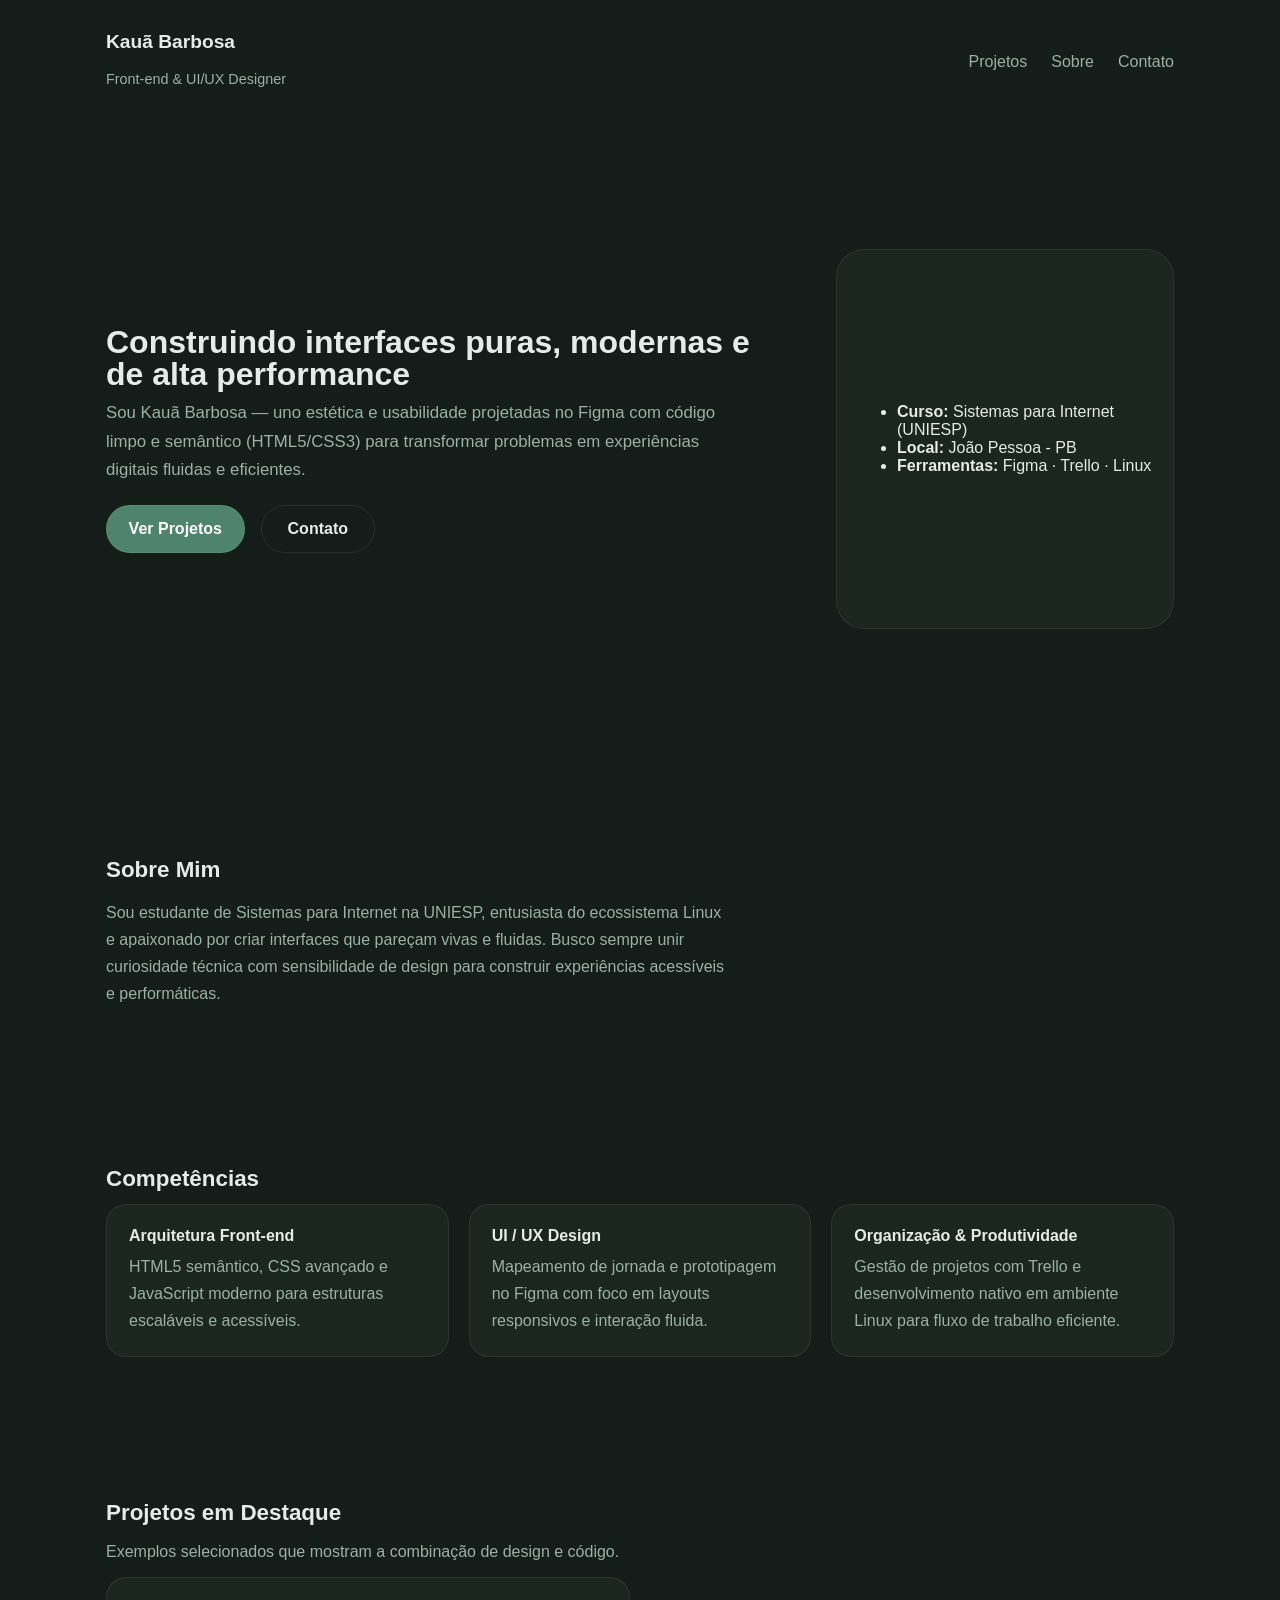
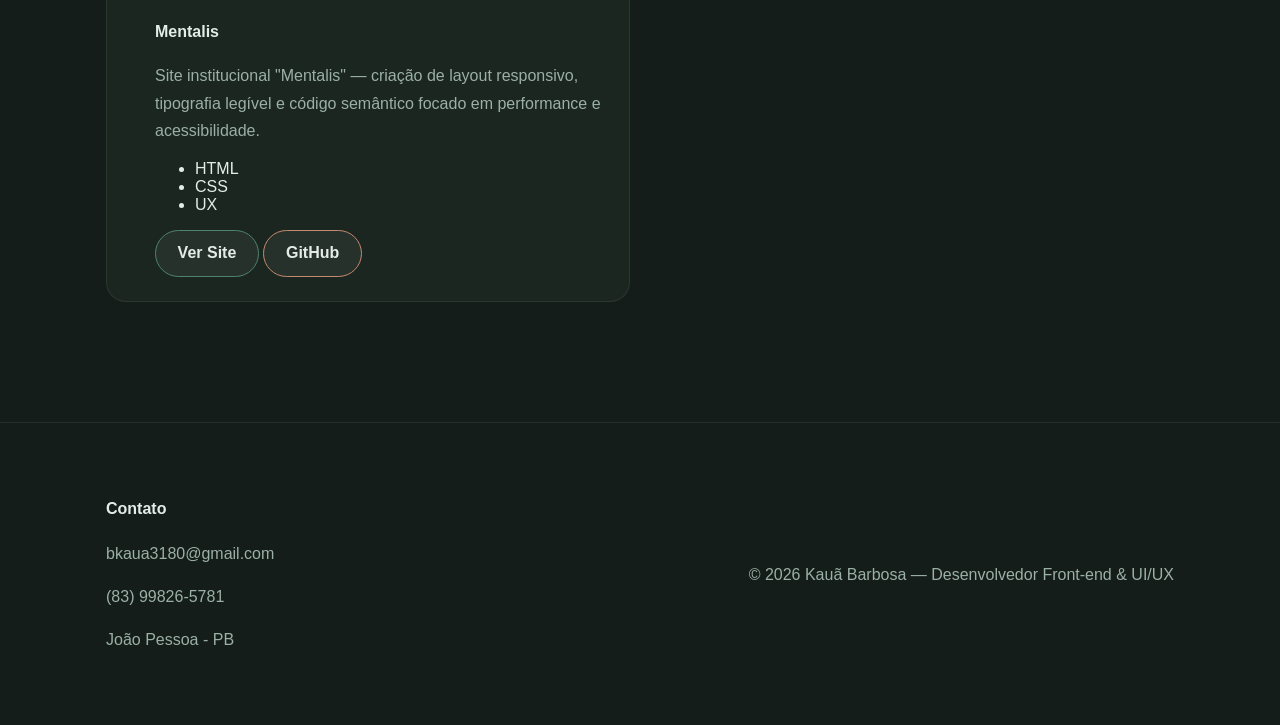
<file: portfolios/porti_kaua/index.html>
<!doctype html>
<html lang="pt-BR">
<head>
	<meta charset="utf-8">
	<meta name="viewport" content="width=device-width,initial-scale=1">
	<title>Kauã Barbosa — Front-end & UI/UX</title>
	<meta name="description" content="Portfólio de Kauã Barbosa — Front-end Web Development & UI/UX Design. Código limpo, semântico e interfaces de alta performance.">
	<link rel="stylesheet" href="style4.css">
</head>
<body>
	<a class="skip-link" href="#main">Pular para o conteúdo</a>

	<header class="site-header">
		<div class="container header-inner">
			<div class="brand">
				<h1 class="logo">Kauã Barbosa</h1>
				<p class="tag">Front-end & UI/UX Designer</p>
			</div>
			<nav class="main-nav" aria-label="Navegação principal">
				<ul>
					<li><a href="#projects">Projetos</a></li>
					<li><a href="#about">Sobre</a></li>
					<li><a href="#contact">Contato</a></li>
				</ul>
			</nav>
		</div>
	</header>

	<main id="main">
		<section class="hero">
			<div class="container hero-inner">
				<div class="hero-copy">
					<h2 class="eyebrow">Construindo interfaces puras, modernas e de alta performance</h2>
					<p class="lead">Sou Kauã Barbosa — uno estética e usabilidade projetadas no Figma com código limpo e semântico (HTML5/CSS3) para transformar problemas em experiências digitais fluidas e eficientes.</p>
					<div class="hero-ctas">
							<a class="btn primary action-btn" href="#projects" data-action="hero-projects">Ver Projetos</a>
						<a class="btn ghost" href="#contact">Contato</a>
					</div>
				</div>
				<aside class="hero-card" aria-hidden="true">
					<ul>
						<li><strong>Curso:</strong> Sistemas para Internet (UNIESP)</li>
						<li><strong>Local:</strong> João Pessoa - PB</li>
						<li><strong>Ferramentas:</strong> Figma · Trello · Linux</li>
					</ul>
				</aside>
			</div>
		</section>

		<section id="about" class="about">
			<div class="container">
				<h3 class="section-title">Sobre Mim</h3>
				<p class="about-text">Sou estudante de Sistemas para Internet na UNIESP, entusiasta do ecossistema Linux e apaixonado por criar interfaces que pareçam vivas e fluidas. Busco sempre unir curiosidade técnica com sensibilidade de design para construir experiências acessíveis e performáticas.</p>
			</div>
		</section>

		<section class="skills">
			<div class="container">
				<h3 class="section-title">Competências</h3>
				<div class="skills-grid">
					<article class="skill-card">
						<h4>Arquitetura Front-end</h4>
						<p>HTML5 semântico, CSS avançado e JavaScript moderno para estruturas escaláveis e acessíveis.</p>
					</article>
					<article class="skill-card">
						<h4>UI / UX Design</h4>
						<p>Mapeamento de jornada e prototipagem no Figma com foco em layouts responsivos e interação fluida.</p>
					</article>
					<article class="skill-card">
						<h4>Organização & Produtividade</h4>
						<p>Gestão de projetos com Trello e desenvolvimento nativo em ambiente Linux para fluxo de trabalho eficiente.</p>
					</article>
				</div>
			</div>
		</section>

		<section id="projects" class="projects">
			<div class="container">
				<h3 class="section-title">Projetos em Destaque</h3>
				<p class="muted">Exemplos selecionados que mostram a combinação de design e código.</p>
				<div class="projects-grid">
					<article class="project-card">
						<div class="project-media" aria-hidden="true"></div>
						<div class="project-body">
							<h4 class="project-title">Mentalis</h4>
							<p class="project-desc">Site institucional "Mentalis" — criação de layout responsivo, tipografia legível e código semântico focado em performance e acessibilidade.</p>
							<div class="project-meta">
								<ul class="tags"><li>HTML</li><li>CSS</li><li>UX</li></ul>
								<div class="project-actions">
								<a class="link action-btn" href="../../index.html" target="_blank" rel="noopener" data-action="view-project">Ver Site</a>
								<a class="link action-btn" href="https://github.com/Kauavv" target="_blank" rel="noopener" data-action="github">GitHub</a>
								</div>
							</div>
						</div>
					</article>
				</div>
			</div>
		</section>
	</main>

	<footer id="contact" class="site-footer">
		<div class="container footer-inner">
			<div class="contact-info">
				<h4>Contato</h4>
				<p><a href="mailto:bkaua3180@gmail.com">bkaua3180@gmail.com</a></p>
				<p><a href="tel:+5583998265781">(83) 99826-5781</a></p>
				<p>João Pessoa - PB</p>
			</div>
			<div class="footer-meta">
				<p>© <span id="year">2026</span> Kauã Barbosa — Desenvolvedor Front-end & UI/UX</p>
			</div>
		</div>
	</footer>

	<script>
		// Atualiza o ano no footer dinamicamente
		document.getElementById('year').textContent = new Date().getFullYear();

		const actionButtons = document.querySelectorAll('.action-btn');
		actionButtons.forEach(button => {
			button.addEventListener('click', () => {
				button.classList.add('clicked');
				setTimeout(() => button.classList.remove('clicked'), 180);
			});
		});
	</script>
</body>
</html>
</file>
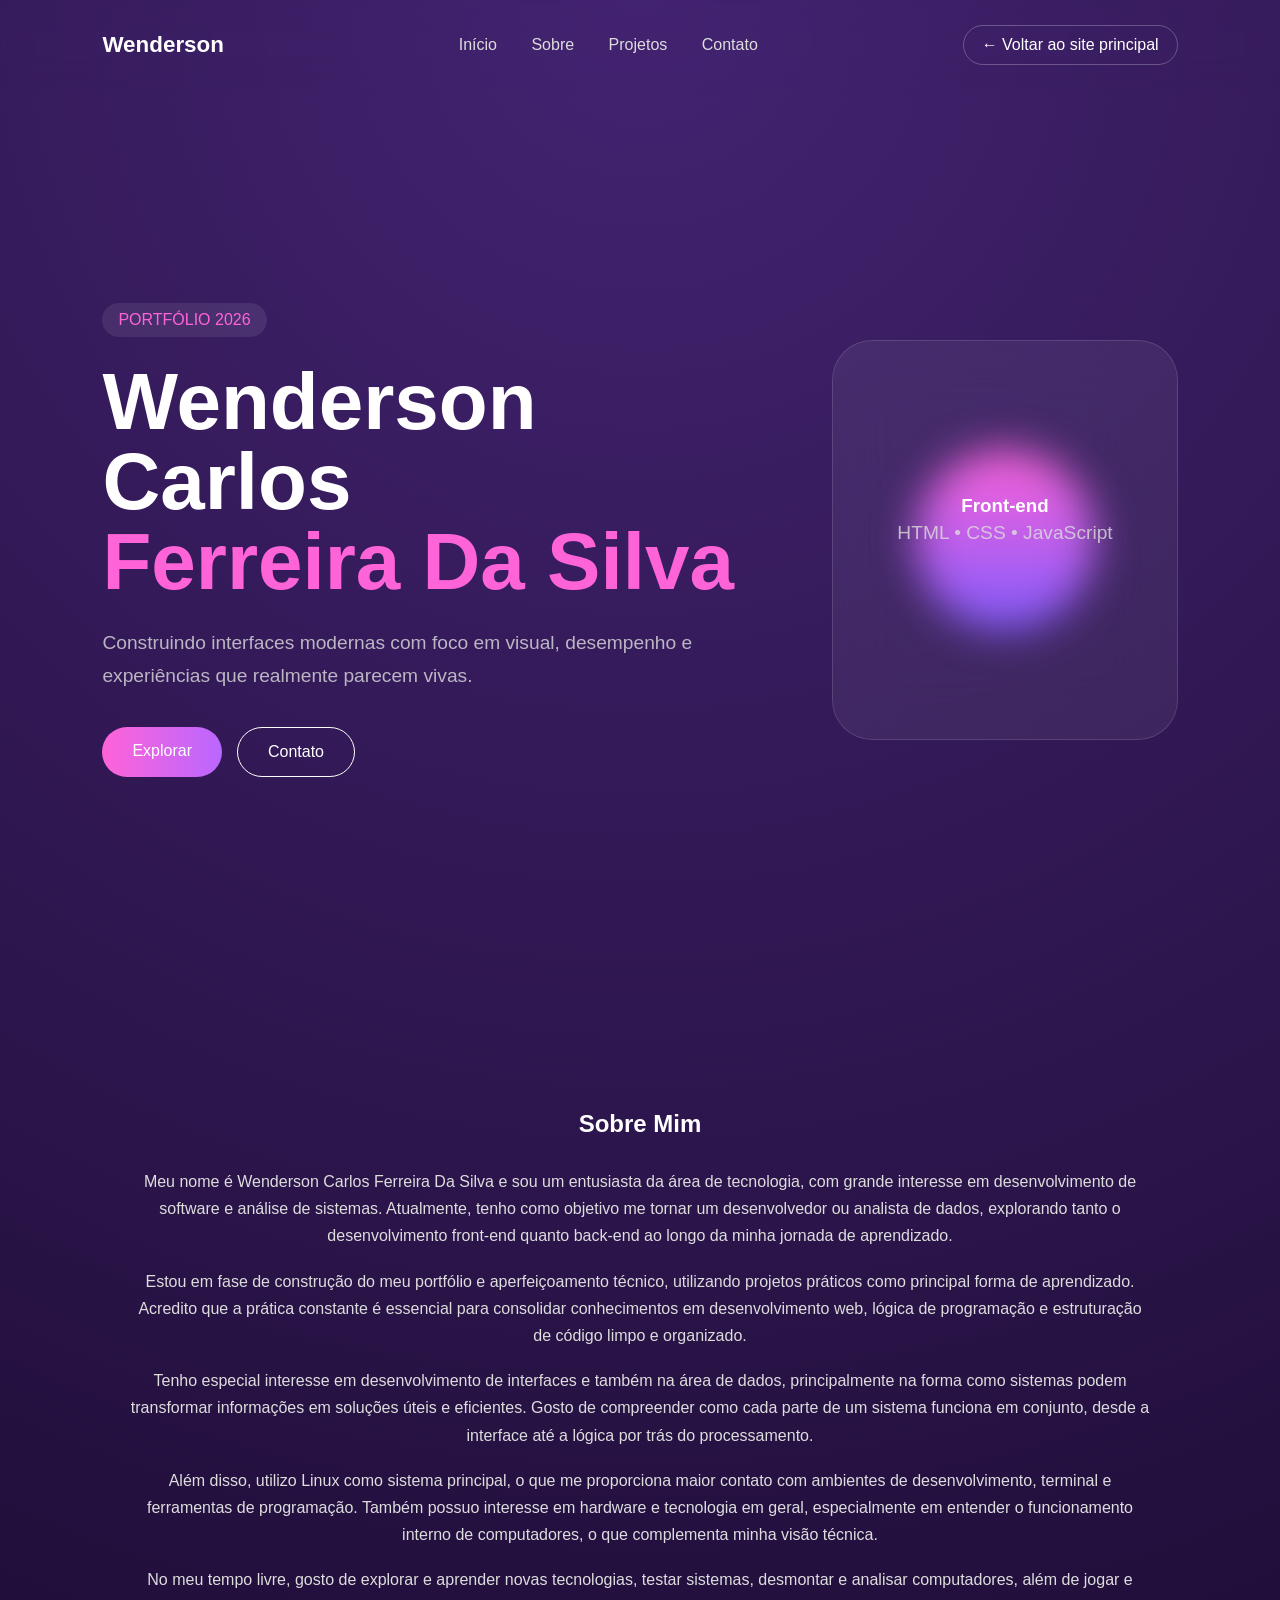
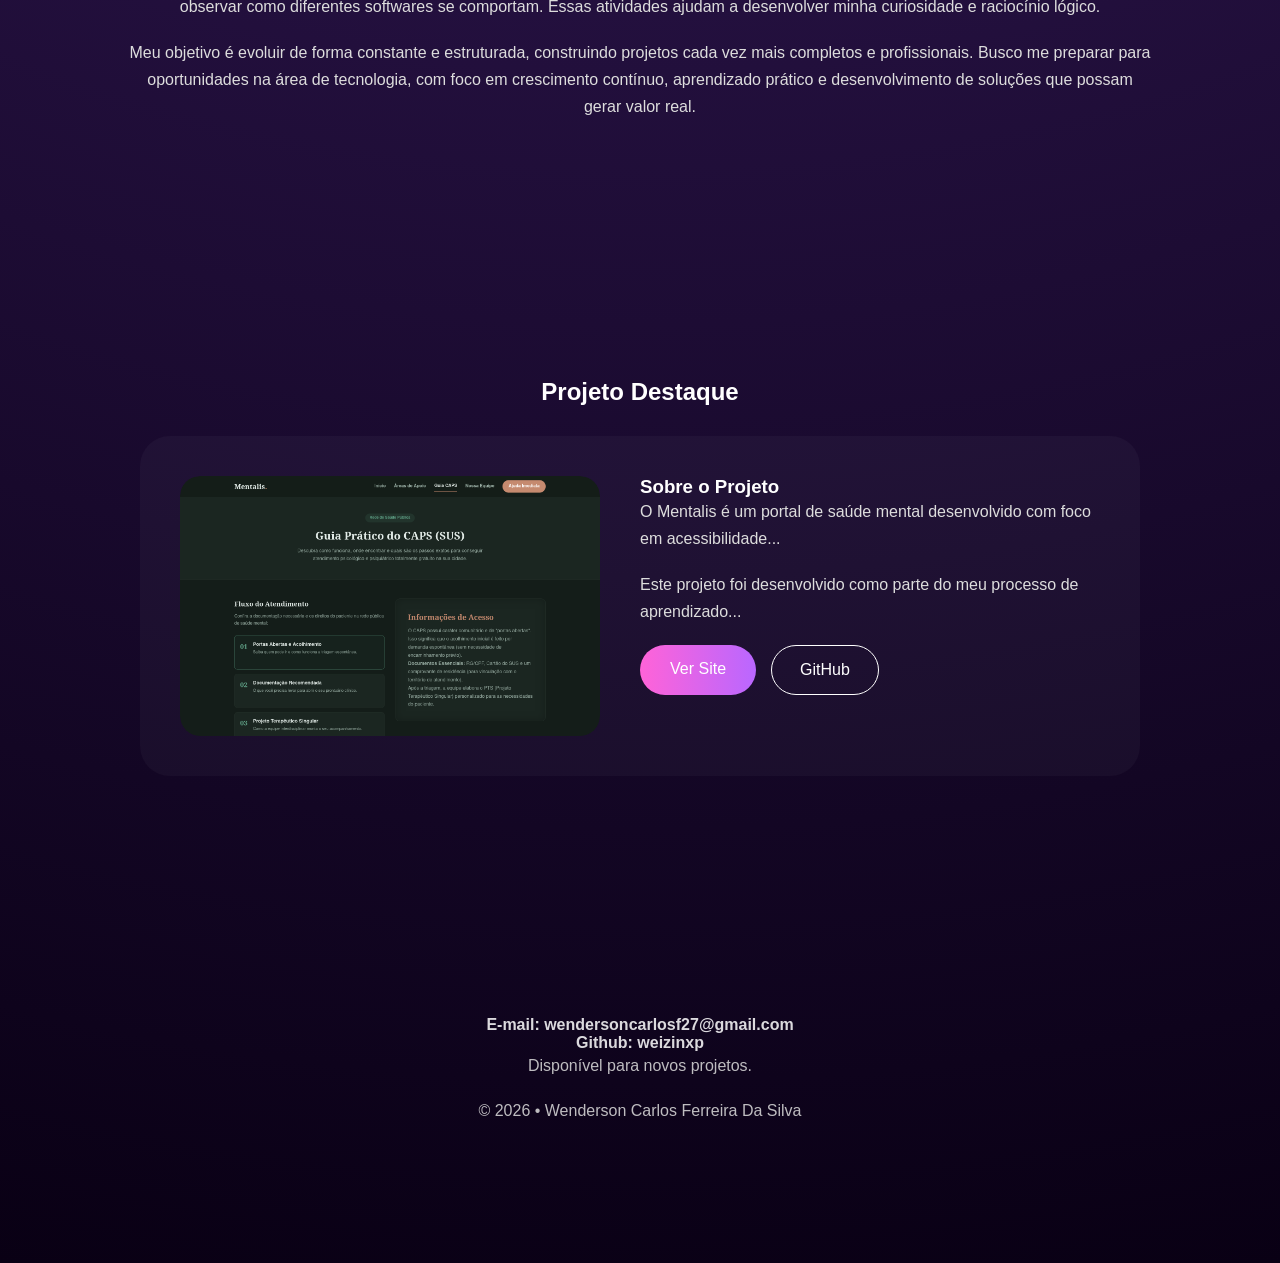
<file: portfolios/porti_wenderson/index.html>
<!DOCTYPE html>
<html lang="pt-BR">
<head>
<meta charset="UTF-8">
<meta name="viewport" content="width=device-width, initial-scale=1.0">
<title>Wenderson | Portfólio</title>
<link rel="stylesheet" href="style3.css">
</head>

<body>

<header class="topbar">

    <div class="logo">Wenderson</div>

    <nav>
        <a href="#inicio">Início</a>
        <a href="#sobre">Sobre</a>
        <a href="#projetos">Projetos</a>
        <a href="#contato">Contato</a>
    </nav>

    <a href="../../index.html" class="back-btn">
        ← Voltar ao site principal
    </a>

</header>

<!-- HERO -->
<section id="inicio" class="hero">

    <div class="hero-left">
        <span class="badge">PORTFÓLIO 2026</span>

        <h1>
            Wenderson Carlos<br>
            <span>Ferreira Da Silva</span>
        </h1>

        <p>
            Construindo interfaces modernas com foco em visual,
            desempenho e experiências que realmente parecem vivas.
        </p>

        <div class="buttons">
            <a href="#projetos" class="main-btn">Explorar</a>
            <a href="#contato" class="ghost-btn">Contato</a>
        </div>
    </div>

    <div class="hero-card">
        <div class="circle"></div>

        <div class="card-content">
            <h3>Front-end</h3>
            <p>HTML • CSS • JavaScript</p>
        </div>
    </div>

</section>

<!-- SOBRE -->
<section id="sobre">

<h2>Sobre Mim</h2>

<p>
Meu nome é Wenderson Carlos Ferreira Da Silva e sou um entusiasta da área de tecnologia, com grande interesse em desenvolvimento de software e análise de sistemas. Atualmente, tenho como objetivo me tornar um desenvolvedor ou analista de dados, explorando tanto o desenvolvimento front-end quanto back-end ao longo da minha jornada de aprendizado.
</p>

<p>
Estou em fase de construção do meu portfólio e aperfeiçoamento técnico, utilizando projetos práticos como principal forma de aprendizado. Acredito que a prática constante é essencial para consolidar conhecimentos em desenvolvimento web, lógica de programação e estruturação de código limpo e organizado.
</p>

<p>
Tenho especial interesse em desenvolvimento de interfaces e também na área de dados, principalmente na forma como sistemas podem transformar informações em soluções úteis e eficientes. Gosto de compreender como cada parte de um sistema funciona em conjunto, desde a interface até a lógica por trás do processamento.
</p>

<p>
Além disso, utilizo Linux como sistema principal, o que me proporciona maior contato com ambientes de desenvolvimento, terminal e ferramentas de programação. Também possuo interesse em hardware e tecnologia em geral, especialmente em entender o funcionamento interno de computadores, o que complementa minha visão técnica.
</p>

<p>
No meu tempo livre, gosto de explorar e aprender novas tecnologias, testar sistemas, desmontar e analisar computadores, além de jogar e observar como diferentes softwares se comportam. Essas atividades ajudam a desenvolver minha curiosidade e raciocínio lógico.
</p>

<p>
Meu objetivo é evoluir de forma constante e estruturada, construindo projetos cada vez mais completos e profissionais. Busco me preparar para oportunidades na área de tecnologia, com foco em crescimento contínuo, aprendizado prático e desenvolvimento de soluções que possam gerar valor real.
</p>

</section>

<!-- PROJETO -->
<section id="projetos">

<h2>Projeto Destaque</h2>

<div class="project">

    <div class="project-preview">
        <img src="assets/img/Guia CAPS Mentalis.png" alt="Preview do projeto">
    </div>

    <div class="project-info">

        <h3>Sobre o Projeto</h3>

        <p>
            O Mentalis é um portal de saúde mental desenvolvido com foco em acessibilidade...
        </p>

        <p>
            Este projeto foi desenvolvido como parte do meu processo de aprendizado...
        </p>

        <div class="project-buttons">

            <a href="../../index.html" class="main-btn" target="_blank">
                Ver Site
            </a>

            <a href="https://github.com/konatinho/Mentalis.git" class="github-btn" target="_blank">
                GitHub
            </a>

        </div>

    </div>

</div>

</section>

<!-- FOOTER -->
<footer id="contato">

    <div class="links">
        <a href="mailto:wendersoncarlosf27@gmail.com" class="email-link">
            E-mail: wendersoncarlosf27@gmail.com
        </a>
        <br>
        <a href="https://github.com/weizinxp" class="email-link" target="_blank">
            Github: weizinxp
        </a>
    </div>

    <p>Disponível para novos projetos.</p>

    <p>© 2026 • Wenderson Carlos Ferreira Da Silva</p>

</footer>

</body>
</html>
</file>
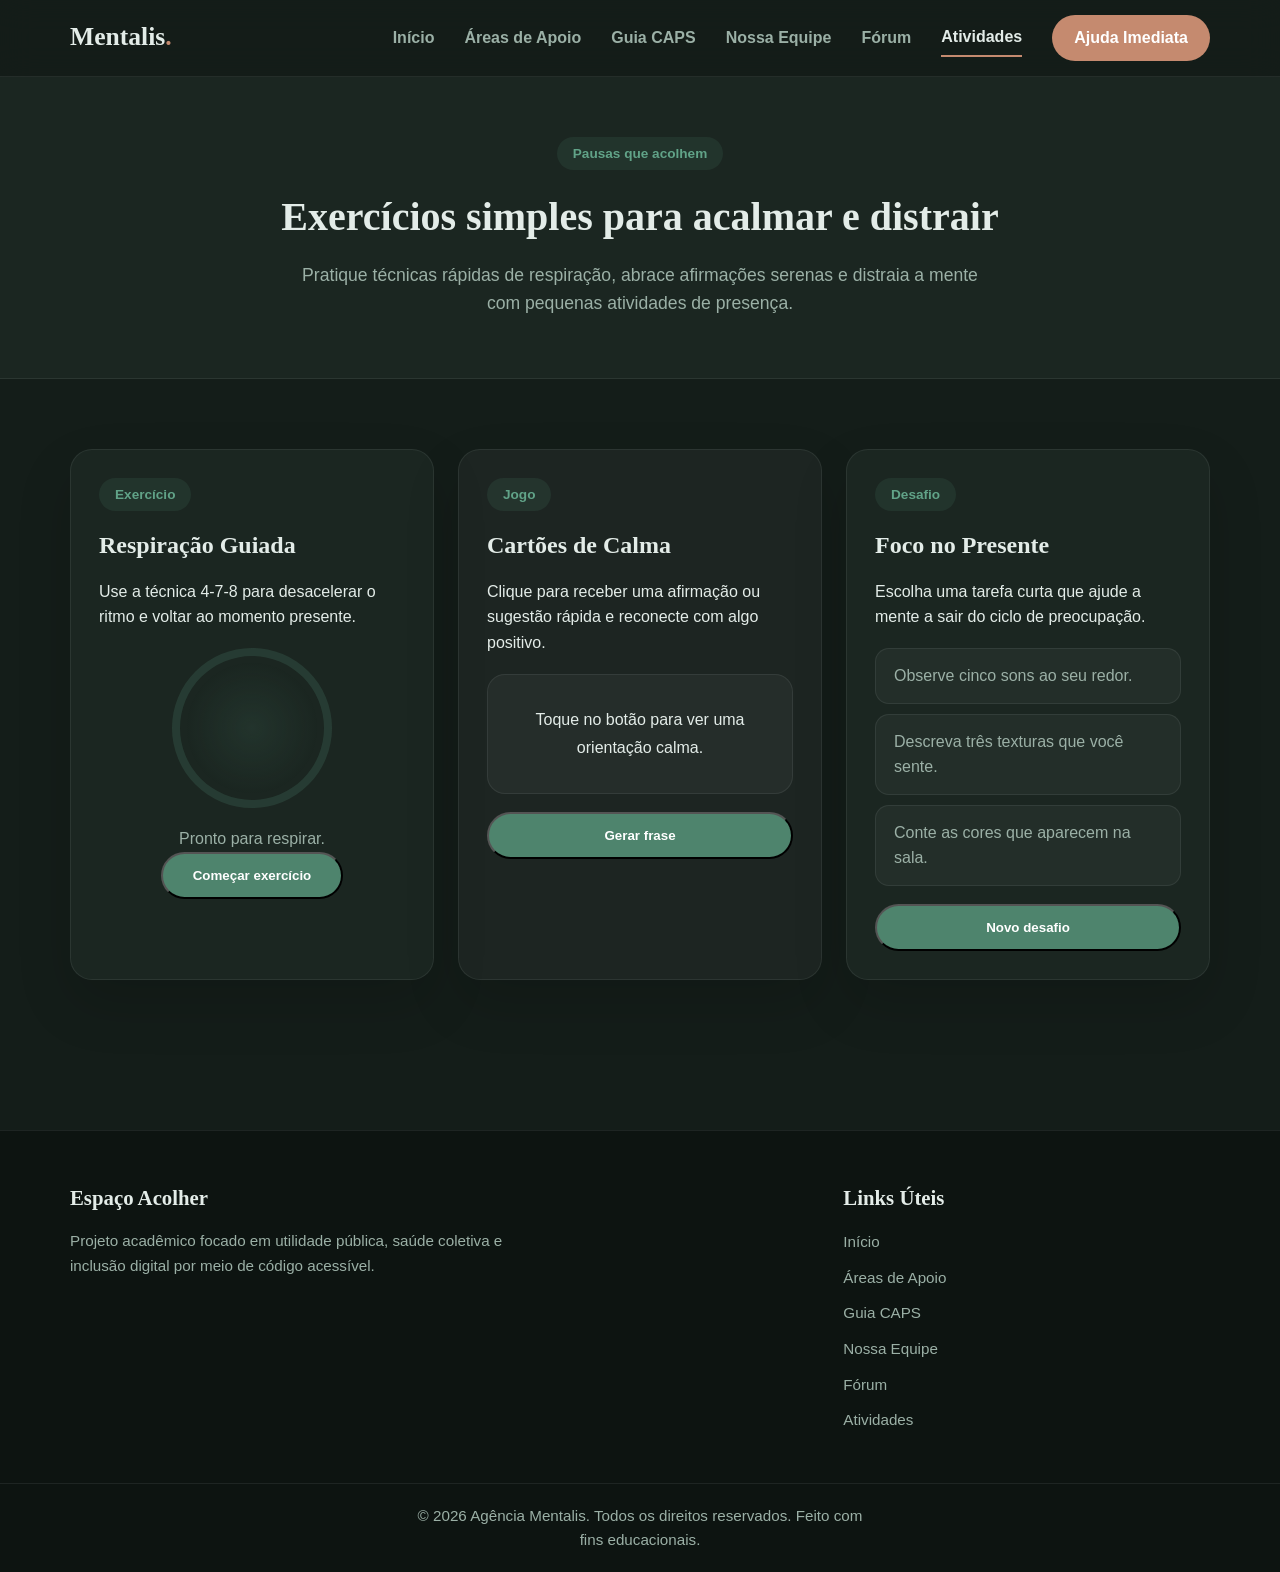
<file: atividades.html>
<!DOCTYPE html>
<html lang="pt-BR">
<head>
    <meta charset="UTF-8">
    <meta name="viewport" content="width=device-width, initial-scale=1.0">
    <title>Atividades Calmantes | Mentalis</title>
    <link rel="stylesheet" href="assets/css/style.css">
</head>
<body>
    <a href="#conteudo-principal" class="skip-link">Pular para o conteúdo principal</a>

    <!-- Header -->
    <header class="main-header">
        <div class="container header-flex">
            <a href="index.html" class="logo">Mentalis<span>.</span></a>
            <input type="checkbox" id="menu-controle" class="menu-checkbox">
            <label for="menu-controle" class="menu-toggle" aria-label="Abrir Menu">☰</label>
            <nav class="main-nav" aria-label="Navegação Principal">
                <a href="index.html" class="nav-link">Início</a>
                <a href="servicos.html" class="nav-link">Áreas de Apoio</a>
                <a href="caps.html" class="nav-link">Guia CAPS</a>
                <a href="sobre.html" class="nav-link">Nossa Equipe</a>
                <a href="forum.html" class="nav-link">Fórum</a>
                <a href="atividades.html" class="nav-link active">Atividades</a>
                <a href="emergencia.html" class="btn-nav">Ajuda Imediata</a>
            </nav>
        </div>
    </header>

    <!-- Conteúdo Principal -->
    <main id="conteudo-principal">
        <section class="internal-hero">
            <div class="container">
                <span class="badge">Pausas que acolhem</span>
                <h1>Exercícios simples para acalmar e distrair</h1>
                <p>Pratique técnicas rápidas de respiração, abrace afirmações serenas e distraia a mente com pequenas atividades de presença.</p>
            </div>
        </section>

        <section class="section-padding">
            <div class="container">
                <div class="activity-grid">
                    <article class="activity-card">
                        <div class="card-header">
                            <span class="badge">Exercício</span>
                            <h2>Respiração Guiada</h2>
                        </div>
                        <p>Use a técnica 4-7-8 para desacelerar o ritmo e voltar ao momento presente.</p>
                        <div class="breathing-widget">
                            <div class="breathing-circle" id="breathing-circle"></div>
                            <div class="breathing-info">
                                <p id="breathing-step">Pronto para respirar.</p>
                                <button id="breathing-start" class="btn btn-primary">Começar exercício</button>
                            </div>
                        </div>
                    </article>

                    <article class="activity-card alt-bg">
                        <div class="card-header">
                            <span class="badge">Jogo</span>
                            <h2>Cartões de Calma</h2>
                        </div>
                        <p>Clique para receber uma afirmação ou sugestão rápida e reconecte com algo positivo.</p>
                        <div class="affirmation-widget">
                            <div class="affirmation-box" id="affirmation-box">Toque no botão para ver uma orientação calma.</div>
                            <button id="affirmation-button" class="btn btn-primary">Gerar frase</button>
                        </div>
                    </article>

                    <article class="activity-card">
                        <div class="card-header">
                            <span class="badge">Desafio</span>
                            <h2>Foco no Presente</h2>
                        </div>
                        <p>Escolha uma tarefa curta que ajude a mente a sair do ciclo de preocupação.</p>
                        <div class="focus-widget">
                            <ol class="focus-list" id="focus-list">
                                <li>Observe cinco sons ao seu redor.</li>
                                <li>Descreva três texturas que você sente.</li>
                                <li>Conte as cores que aparecem na sala.</li>
                            </ol>
                            <button id="focus-shuffle" class="btn btn-primary">Novo desafio</button>
                        </div>
                    </article>
                </div>
            </div>
        </section>
    </main>

    <!-- Rodapé -->
    <footer class="main-footer">
        <div class="container footer-grid">
            <div>
                <h3>Espaço Acolher</h3>
                <p>Projeto acadêmico focado em utilidade pública, saúde coletiva e inclusão digital por meio de código acessível.</p>
            </div>
            <div>
                <h3>Links Úteis</h3>
                <nav aria-label="Links do Rodapé">
                    <ul class="footer-links">
                        <li><a href="index.html">Início</a></li>
                        <li><a href="servicos.html">Áreas de Apoio</a></li>
                        <li><a href="caps.html">Guia CAPS</a></li>
                        <li><a href="sobre.html">Nossa Equipe</a></li>
                        <li><a href="forum.html">Fórum</a></li>
                        <li><a href="atividades.html">Atividades</a></li>
                    </ul>
                </nav>
            </div>
        </div>
        <div class="footer-bottom">
            <p>&copy; 2026 Agência Mentalis. Todos os direitos reservados. Feito com fins educacionais.</p>
        </div>
    </footer>

    <div class="page-glow"></div>

    <script>
        document.addEventListener('DOMContentLoaded', () => {
            const breathingCircle = document.getElementById('breathing-circle');
            const breathingStep = document.getElementById('breathing-step');
            const breathingButton = document.getElementById('breathing-start');
            const affirmationBox = document.getElementById('affirmation-box');
            const affirmationButton = document.getElementById('affirmation-button');
            const focusList = document.getElementById('focus-list');
            const focusShuffle = document.getElementById('focus-shuffle');

            const affirmations = [
                'Respire fundo e permita-se pausar por um instante.',
                'Você merece cuidado e momentos de tranquilidade.',
                'Observe seu corpo sem julgamento e celebre o presente.',
                'Um passo de cada vez é um progresso verdadeiro.'
            ];

            const focusTasks = [
                'Feche os olhos e tente notar quatro cheiros diferentes.',
                'Toque em uma superfície com as pontas dos dedos e descreva a sensação.',
                'Olhe para fora e identifique três objetos que contenham azul.',
                'Sente-se ereto e conte lentamente até dez, sentindo cada número.'
            ];

            let breathingPhase = 0;
            let breathingInterval = null;

            breathingButton.addEventListener('click', () => {
                if (breathingInterval) {
                    clearInterval(breathingInterval);
                    breathingInterval = null;
                    breathingCircle.style.transform = 'scale(1)';
                    breathingCircle.classList.remove('active');
                    breathingStep.textContent = 'Exercício pausado. Pressione novamente para reiniciar.';
                    breathingButton.textContent = 'Reiniciar exercício';
                    return;
                }

                breathingPhase = 0;
                breathingButton.textContent = 'Parar exercício';
                breathingStep.textContent = 'Inspire por 4 segundos...';
                breathingCircle.classList.add('active');

                breathingInterval = setInterval(() => {
                    breathingPhase = (breathingPhase + 1) % 3;
                    if (breathingPhase === 0) {
                        breathingStep.textContent = 'Inspire por 4 segundos...';
                        breathingCircle.style.transform = 'scale(1.1)';
                    } else if (breathingPhase === 1) {
                        breathingStep.textContent = 'Segure por 7 segundos...';
                        breathingCircle.style.transform = 'scale(1.25)';
                    } else {
                        breathingStep.textContent = 'Expire por 8 segundos...';
                        breathingCircle.style.transform = 'scale(0.85)';
                    }
                }, 4800);
            });


            affirmationButton.addEventListener('click', () => {
                const random = affirmations[Math.floor(Math.random() * affirmations.length)];
                affirmationBox.textContent = random;
                affirmationBox.classList.add('affirmation-reveal');
                setTimeout(() => affirmationBox.classList.remove('affirmation-reveal'), 900);
            });

            focusShuffle.addEventListener('click', () => {
                const shuffled = focusTasks.sort(() => 0.5 - Math.random()).slice(0, 3);
                focusList.innerHTML = shuffled.map(task => `<li>${task}</li>`).join('');
            });
        });
    </script>
    <script src="assets/js/main.js"></script>
</body>
</html>
</file>
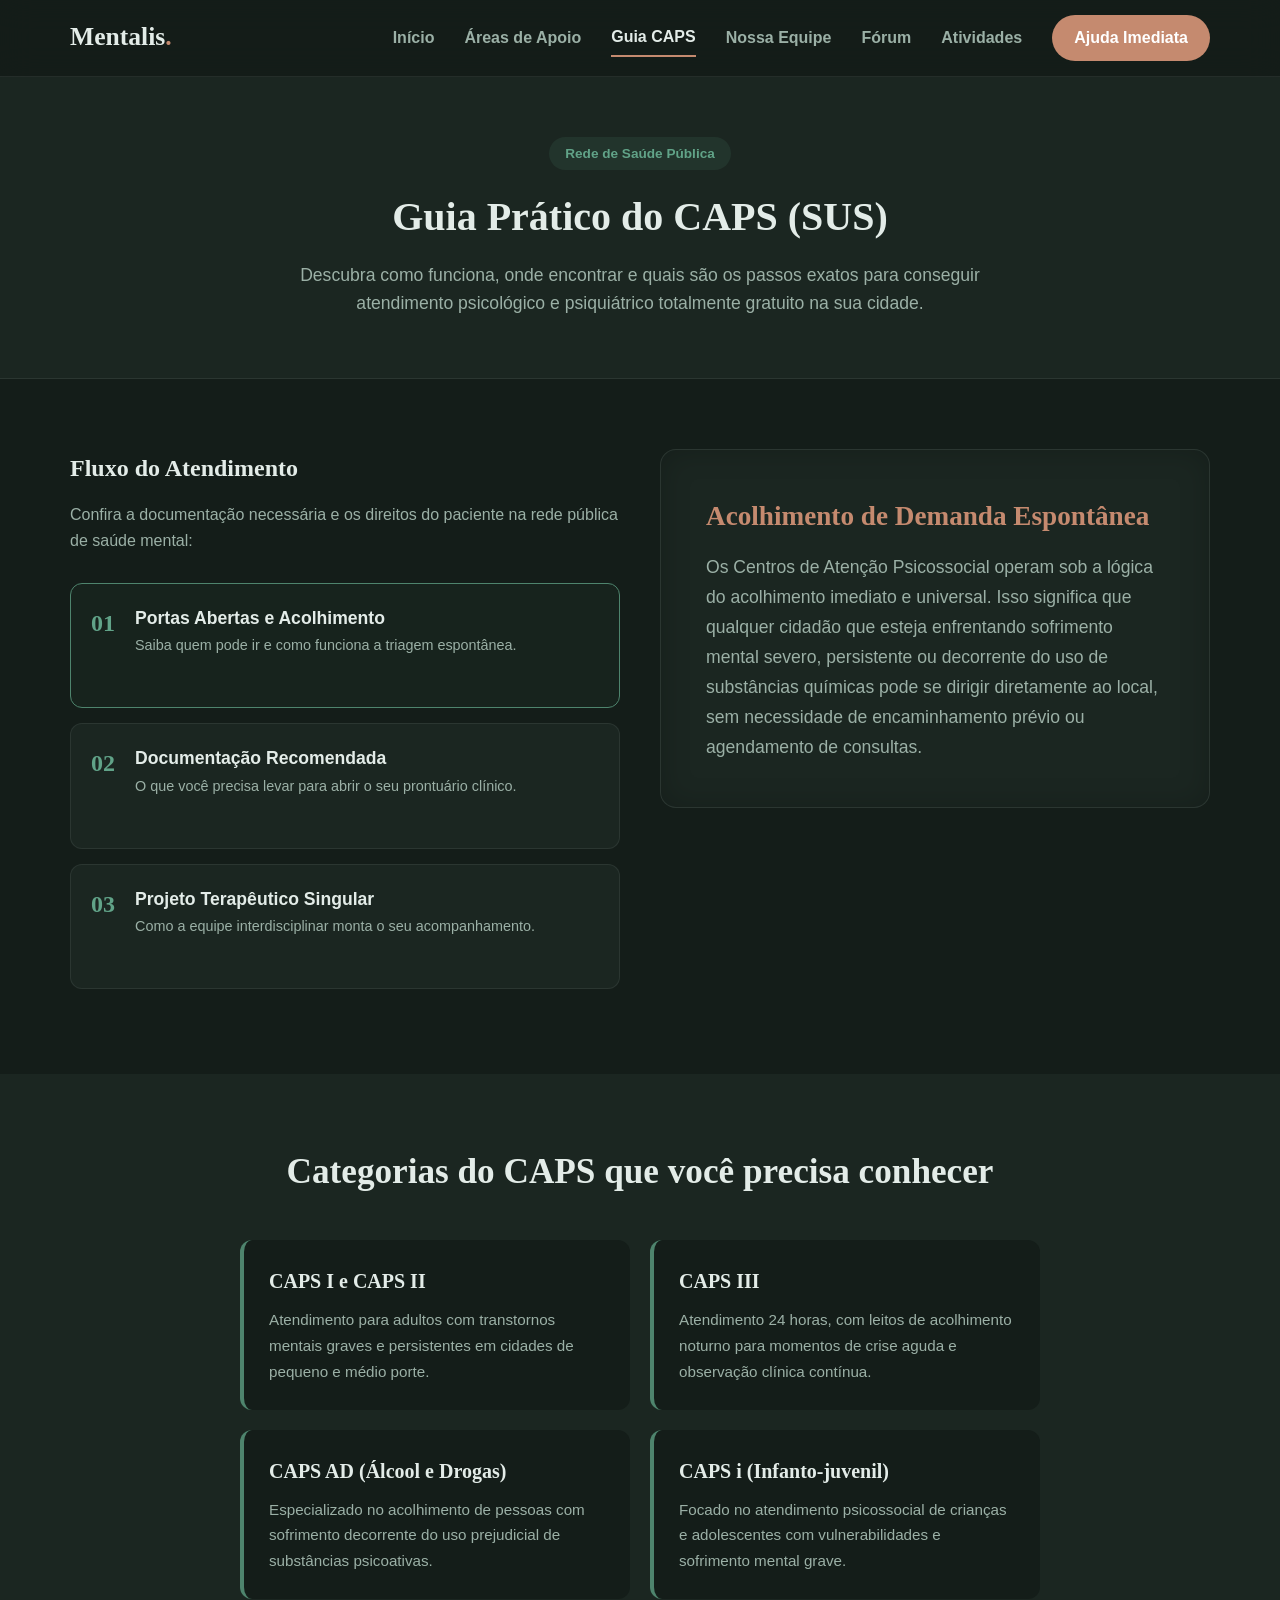
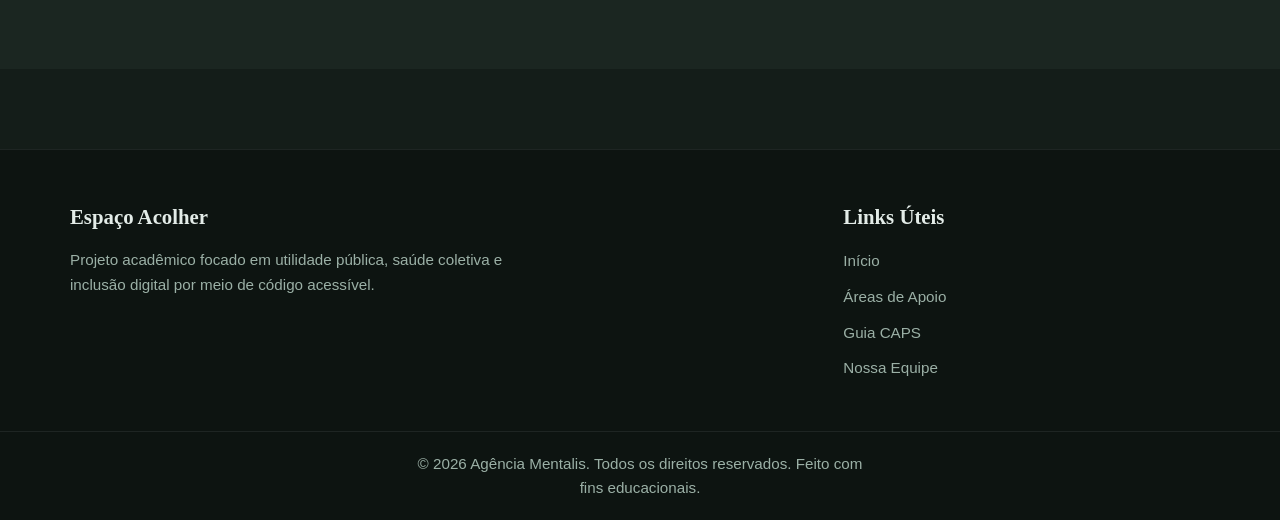
<file: caps.html>
<!DOCTYPE html>
<html lang="pt-BR">
<head>
    <meta charset="UTF-8">
    <meta name="viewport" content="width=device-width, initial-scale=1.0">
    <title>Guia CAPS | Mentalis</title>
    <link rel="stylesheet" href="assets/css/style.css">
</head>
<body>

    <a href="#conteudo-principal" class="skip-link">Pular para o conteúdo principal</a>

    <!-- Header -->
    <header class="main-header">
        <div class="container header-flex">
            <a href="index.html" class="logo">Mentalis<span>.</span></a>
            
            <!-- Controle do menu mobile sem JavaScript -->
            <input type="checkbox" id="menu-controle" class="menu-checkbox">
            <label for="menu-controle" class="menu-toggle" aria-label="Abrir Menu">☰</label>
            
            <nav class="main-nav" aria-label="Navegação Principal">
                <a href="index.html" class="nav-link">Início</a>
                <a href="servicos.html" class="nav-link">Áreas de Apoio</a>
                <a href="caps.html" class="nav-link active">Guia CAPS</a>
                <a href="sobre.html" class="nav-link">Nossa Equipe</a>
                <a href="forum.html" class="nav-link">Fórum</a>
                <a href="atividades.html" class="nav-link">Atividades</a>
                <a href="emergencia.html" class="btn-nav">Ajuda Imediata</a>
            </nav>
        </div>
    </header>

    <!-- Conteúdo Principal -->
    <main id="conteudo-principal">
        <section class="internal-hero">
            <div class="container">
                <span class="badge">Rede de Saúde Pública</span>
                <h1>Guia Prático do CAPS (SUS)</h1>
                <p>Descubra como funciona, onde encontrar e quais são os passos exatos para conseguir atendimento psicológico e psiquiátrico totalmente gratuito na sua cidade.</p>
            </div>
        </section>

        <section class="section-padding">
            <div class="container caps-interactive-grid">
                <div class="caps-menu-side">
                    <h2>Fluxo do Atendimento</h2>
                    <p>Confira a documentação necessária e os direitos do paciente na rede pública de saúde mental:</p>
                    
                   <ul class="interactive-list">
                        <li class="list-item active" data-target="passo1">
                            <span class="step-num">01</span>
                            <div>
                                <strong>Portas Abertas e Acolhimento</strong>
                                <p>Saiba quem pode ir e como funciona a triagem espontânea.</p>
                            </div>
                        </li>
                        <li class="list-item" data-target="passo2">
                            <span class="step-num">02</span>
                            <div>
                                <strong>Documentação Recomendada</strong>
                                <p>O que você precisa levar para abrir o seu prontuário clínico.</p>
                            </div>
                        </li>
                        <li class="list-item" data-target="passo3">
                            <span class="step-num">03</span>
                            <div>
                                <strong>Projeto Terapêutico Singular</strong>
                                <p>Como a equipe interdisciplinar monta o seu acompanhamento.</p>
                            </div>
                        </li>
                    </ul>   
                </div>

                <div class="caps-content-side">
                    <div class="display-box" id="caps-display">
                        <div class="caps-step-content">
                            <h3>Informações de Acesso</h3>
                            <p>O CAPS possui caráter comunitário e de "portas abertas". Isso significa que o acolhimento inicial é feito por demanda espontânea (sem necessidade de encaminhamento prévio).</p>
                            <p><strong>Documentos Essenciais:</strong> RG/CPF, Cartão do SUS e um comprovante de residência (para vinculação com o território de atendimento).</p>
                            <p>Após a triagem, a equipe elabora o PTS (Projeto Terapêutico Singular) personalizado para as necessidades do paciente.</p>
                        </div>
                    </div>
                </div>
            </div>
        </section>

        <section class="section-padding alt-bg">
            <div class="container text-block-center">
                <h2>Categorias do CAPS que você precisa conhecer</h2>
                <div class="caps-types-grid">
                    <div class="type-card">
                        <h3>CAPS I e CAPS II</h3>
                        <p>Atendimento para adultos com transtornos mentais graves e persistentes em cidades de pequeno e médio porte.</p>
                    </div>
                    <div class="type-card">
                        <h3>CAPS III</h3>
                        <p>Atendimento 24 horas, com leitos de acolhimento noturno para momentos de crise aguda e observação clínica contínua.</p>
                    </div>
                    <div class="type-card">
                        <h3>CAPS AD (Álcool e Drogas)</h3>
                        <p>Especializado no acolhimento de pessoas com sofrimento decorrente do uso prejudicial de substâncias psicoativas.</p>
                    </div>
                    <div class="type-card">
                        <h3>CAPS i (Infanto-juvenil)</h3>
                        <p>Focado no atendimento psicossocial de crianças e adolescentes com vulnerabilidades e sofrimento mental grave.</p>
                    </div>
                </div>
            </div>
        </section>
    </main>

    <!-- Rodapé -->
    <footer class="main-footer">
        <div class="container footer-grid">
            <div>
                <h3>Espaço Acolher</h3>
                <p>Projeto acadêmico focado em utilidade pública, saúde coletiva e inclusão digital por meio de código acessível.</p>
            </div>
            <div>
                <h3>Links Úteis</h3>
                <nav aria-label="Links do Rodapé">
                    <ul class="footer-links">
                        <li><a href="index.html">Início</a></li>
                        <li><a href="servicos.html">Áreas de Apoio</a></li>
                        <li><a href="caps.html">Guia CAPS</a></li>
                        <li><a href="sobre.html">Nossa Equipe</a></li>
                    </ul>
                </nav>
            </div>
        </div>
        <div class="footer-bottom">
            <p>&copy; 2026 Agência Mentalis. Todos os direitos reservados. Feito com fins educacionais.</p>
        </div>
    </footer>

    <div class="page-glow"></div>
    <script>
        const pageGlow = document.querySelector('.page-glow');

        document.addEventListener('mousemove', event => {
            pageGlow.style.left = `${event.clientX}px`;
            pageGlow.style.top = `${event.clientY}px`;
            pageGlow.style.opacity = '1';
        });

        document.addEventListener('mouseout', event => {
            if (!event.relatedTarget) {
                pageGlow.style.opacity = '0';
            }
        });
    </script>
    <script src="assets/js/main.js"></script>
</body>
</html>
</file>
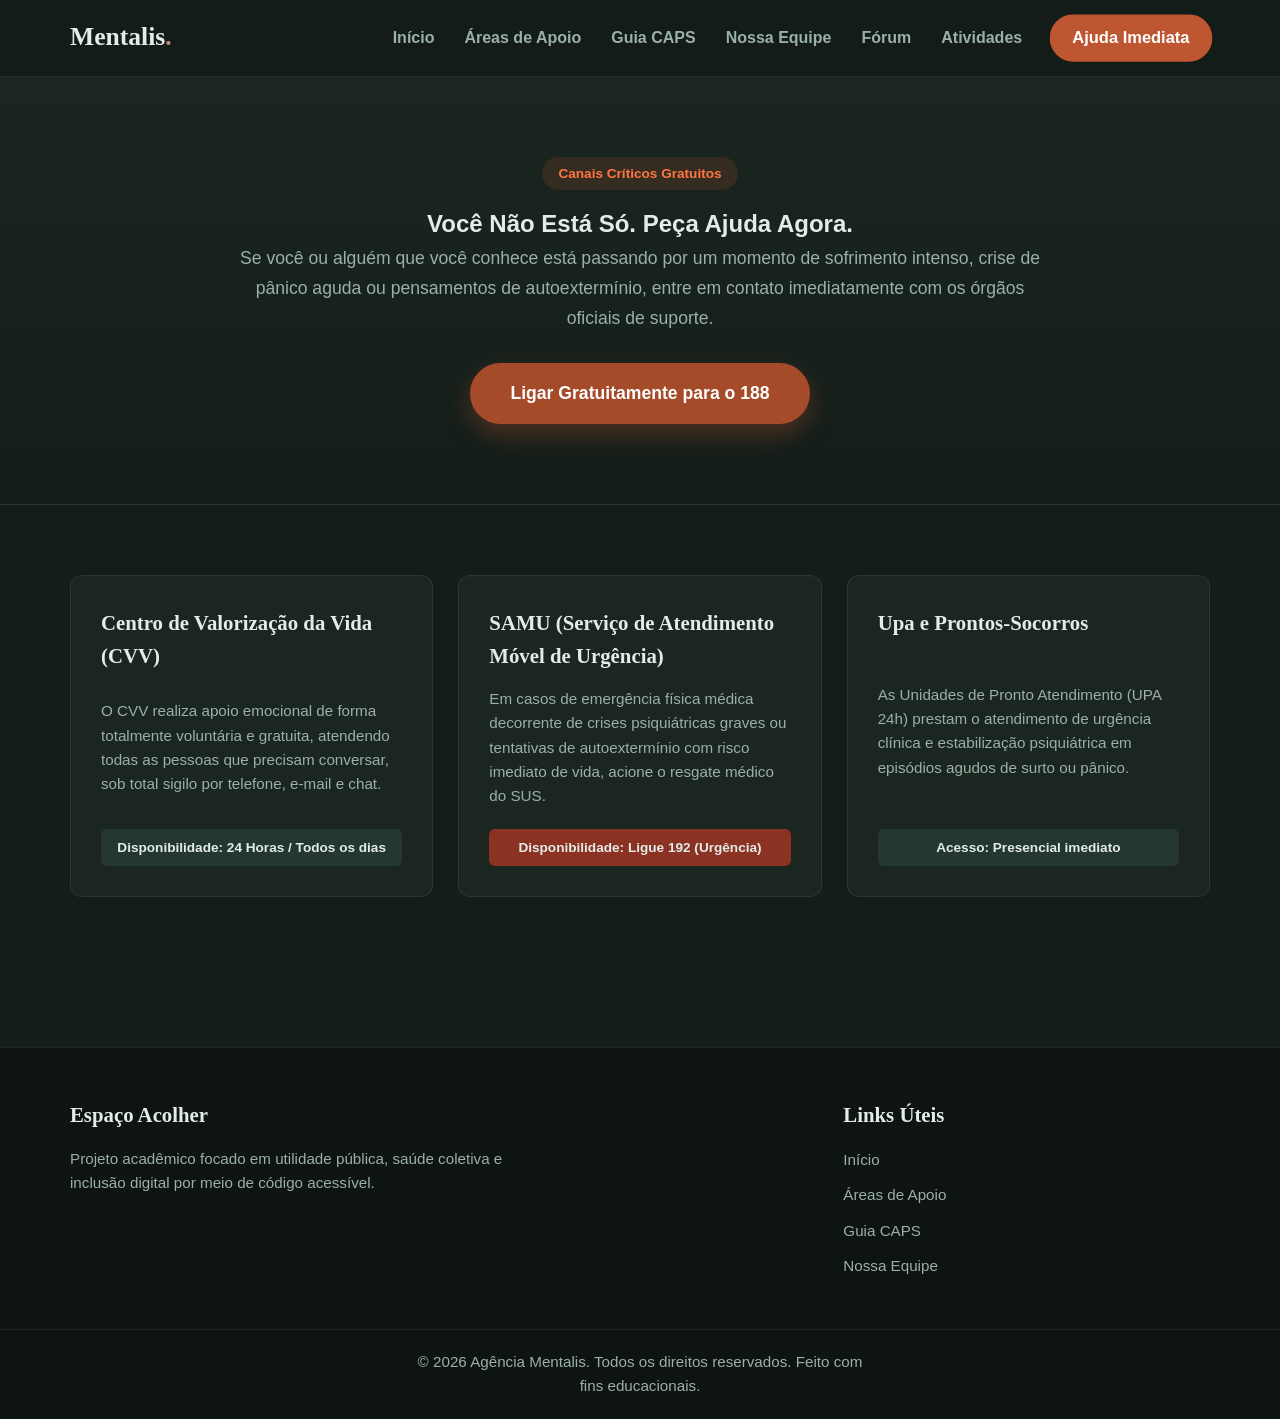
<file: emergencia.html>
<!DOCTYPE html>
<html lang="pt-BR">
<head>
    <meta charset="UTF-8">
    <meta name="viewport" content="width=device-width, initial-scale=1.0">
    <title>Ajuda Imediata | Mentalis</title>
    <link rel="stylesheet" href="assets/css/style.css">
</head>
<body>

    <a href="#conteudo-principal" class="skip-link">Pular para o conteúdo principal</a>

    <!-- Header -->
    <header class="main-header">
        <div class="container header-flex">
            <a href="index.html" class="logo">Mentalis<span>.</span></a>
            
            <!-- Controle do menu mobile sem JavaScript -->
            <input type="checkbox" id="menu-controle" class="menu-checkbox">
            <label for="menu-controle" class="menu-toggle" aria-label="Abrir Menu">☰</label>
            
            <nav class="main-nav" aria-label="Navegação Principal">
                <a href="index.html" class="nav-link">Início</a>
                <a href="servicos.html" class="nav-link">Áreas de Apoio</a>
                <a href="caps.html" class="nav-link">Guia CAPS</a>
                <a href="sobre.html" class="nav-link">Nossa Equipe</a>
                <a href="forum.html" class="nav-link">Fórum</a>
                <a href="atividades.html" class="nav-link">Atividades</a>
                <a href="emergencia.html" class="btn-nav active">Ajuda Imediata</a>
            </nav>
        </div>
    </header>

    <!-- Conteúdo Principal -->
    <main id="conteudo-principal">
        <section class="emergency-hero">
            <div class="container text-block-center">
                <span class="badge" style="background: rgba(166, 75, 42, 0.2); color: #FF7643;">Canais Críticos Gratuitos</span>
                <h1>Você Não Está Só. Peça Ajuda Agora.</h1>
                <p>Se você ou alguém que você conhece está passando por um momento de sofrimento intenso, crise de pânico aguda ou pensamentos de autoextermínio, entre em contato imediatamente com os órgãos oficiais de suporte.</p>
                <a href="tel:188" class="main-emergency-btn">Ligar Gratuitamente para o 188</a>
            </div>
        </section>

        <section class="section-padding">
            <div class="container technical-emergency-grid">
                
                <div class="emergency-info-card">
                    <h3>Centro de Valorização da Vida (CVV)</h3>
                    <p>O CVV realiza apoio emocional de forma totalmente voluntária e gratuita, atendendo todas as pessoas que precisam conversar, sob total sigilo por telefone, e-mail e chat.</p>
                    <span class="info-tag">Disponibilidade: 24 Horas / Todos os dias</span>
                </div>

                <div class="emergency-info-card">
                    <h3>SAMU (Serviço de Atendimento Móvel de Urgência)</h3>
                    <p>Em casos de emergência física médica decorrente de crises psiquiátricas graves ou tentativas de autoextermínio com risco imediato de vida, acione o resgate médico do SUS.</p>
                    <span class="info-tag" style="background-color: #8c3223;">Disponibilidade: Ligue 192 (Urgência)</span>
                </div>

                <div class="emergency-info-card">
                    <h3>Upa e Prontos-Socorros</h3>
                    <p>As Unidades de Pronto Atendimento (UPA 24h) prestam o atendimento de urgência clínica e estabilização psiquiátrica em episódios agudos de surto ou pânico.</p>
                    <span class="info-tag">Acesso: Presencial imediato</span>
                </div>

            </div>
        </section>
    </main>

    <!-- Rodapé -->
    <footer class="main-footer">
        <div class="container footer-grid">
            <div>
                <h3>Espaço Acolher</h3>
                <p>Projeto acadêmico focado em utilidade pública, saúde coletiva e inclusão digital por meio de código acessível.</p>
            </div>
            <div>
                <h3>Links Úteis</h3>
                <nav aria-label="Links do Rodapé">
                    <ul class="footer-links">
                        <li><a href="index.html">Início</a></li>
                        <li><a href="servicos.html">Áreas de Apoio</a></li>
                        <li><a href="caps.html">Guia CAPS</a></li>
                        <li><a href="sobre.html">Nossa Equipe</a></li>
                    </ul>
                </nav>
            </div>
        </div>
        <div class="footer-bottom">
            <p>&copy; 2026 Agência Mentalis. Todos os direitos reservados. Feito com fins educacionais.</p>
        </div>
    </footer>

    <div class="page-glow"></div>
   
    <script src="assets/js/main.js"></script>
</body>
</html>
</file>
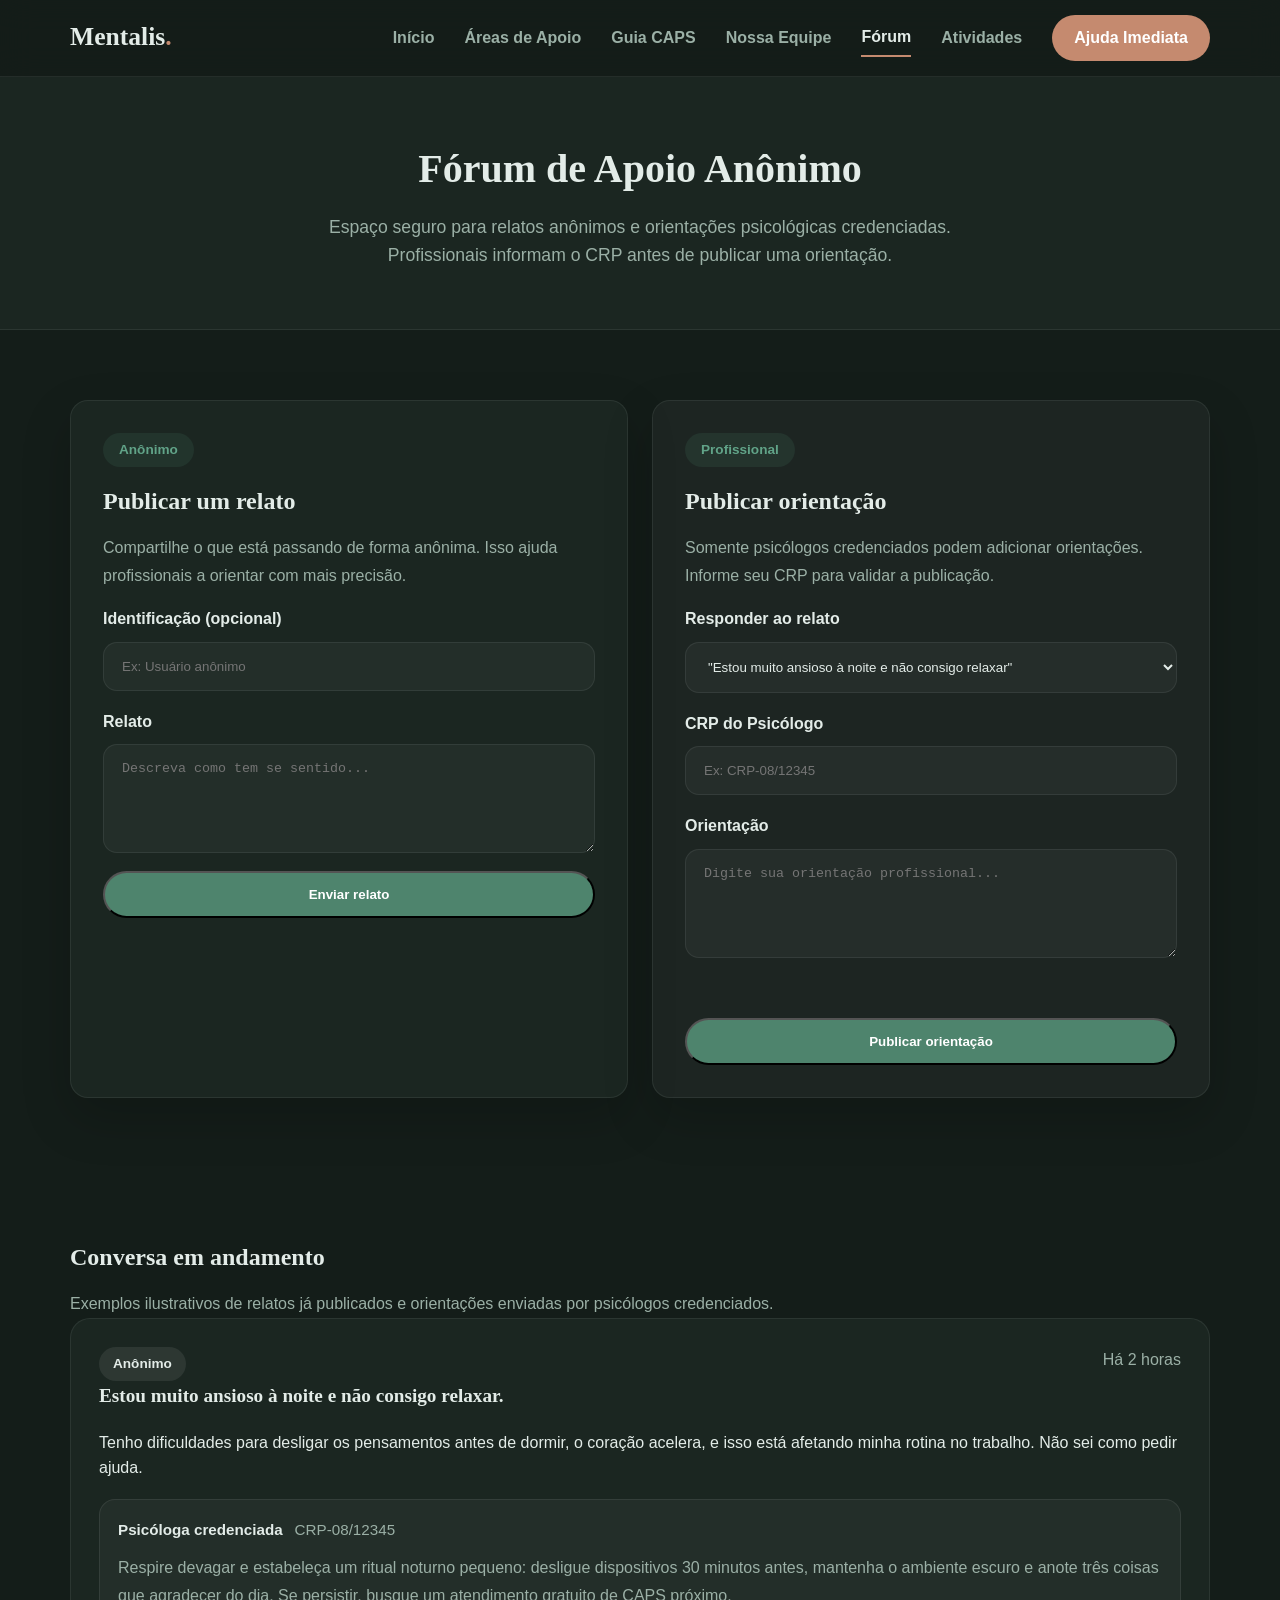
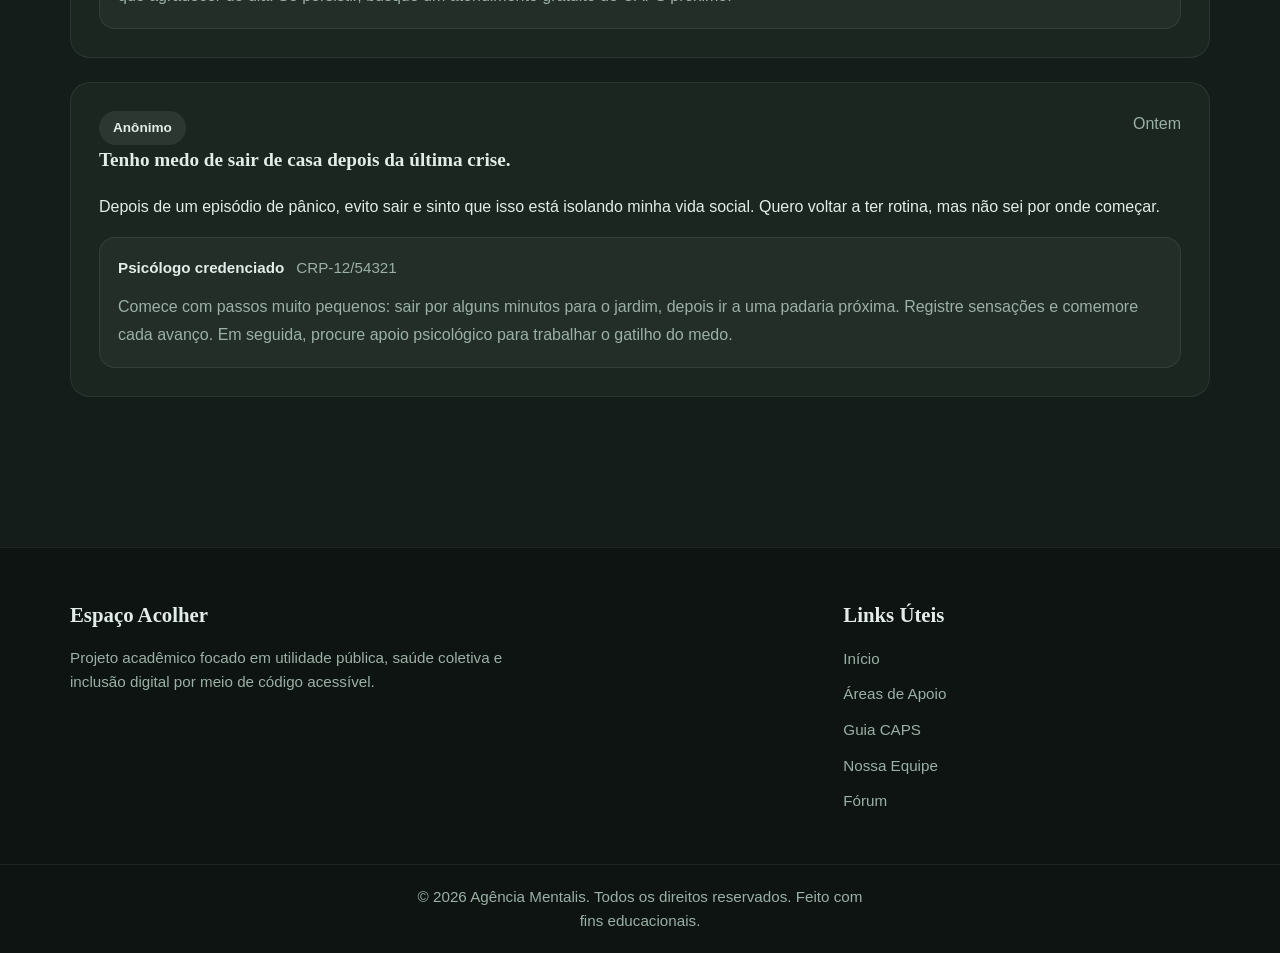
<file: forum.html>
<!DOCTYPE html>
<html lang="pt-BR">
<head>
    <meta charset="UTF-8">
    <meta name="viewport" content="width=device-width, initial-scale=1.0">
    <title>Mentalis | Fórum de Apoio</title>
    <link rel="stylesheet" href="assets/css/style.css">
</head>
<body>
    <a href="#conteudo-principal" class="skip-link">Pular para o conteúdo principal</a>

    <!-- Header -->
    <header class="main-header">
        <div class="container header-flex">
            <a href="index.html" class="logo">Mentalis<span>.</span></a>
            <input type="checkbox" id="menu-controle" class="menu-checkbox">
            <label for="menu-controle" class="menu-toggle" aria-label="Abrir Menu">☰</label>
            <nav class="main-nav" aria-label="Navegação Principal">
                <a href="index.html" class="nav-link">Início</a>
                <a href="servicos.html" class="nav-link">Áreas de Apoio</a>
                <a href="caps.html" class="nav-link">Guia CAPS</a>
                <a href="sobre.html" class="nav-link">Nossa Equipe</a>
                <a href="forum.html" class="nav-link active">Fórum</a>
                <a href="atividades.html" class="nav-link">Atividades</a>
                <a href="emergencia.html" class="btn-nav">Ajuda Imediata</a>
            </nav>
        </div>
    </header>

    <!-- Conteúdo Principal -->
    <main id="conteudo-principal">
        <section class="internal-hero">
            <div class="container">
                <h1>Fórum de Apoio Anônimo</h1>
                <p>Espaço seguro para relatos anônimos e orientações psicológicas credenciadas. Profissionais informam o CRP antes de publicar uma orientação.</p>
            </div>
        </section>

        <section class="section-padding forum-section">
            <div class="container forum-grid">
                <div class="forum-panel">
                    <div class="card-header">
                        <span class="badge">Anônimo</span>
                        <h2>Publicar um relato</h2>
                        <p>Compartilhe o que está passando de forma anônima. Isso ajuda profissionais a orientar com mais precisão.</p>
                    </div>
                    <form id="anonymous-post-form" class="forum-form">
                        <div class="form-group">
                            <label for="nome-post">Identificação (opcional)</label>
                            <input type="text" id="nome-post" name="nome" placeholder="Ex: Usuário anônimo" autocomplete="off">
                        </div>
                        <div class="form-group">
                            <label for="mensagem-post">Relato</label>
                            <textarea id="mensagem-post" name="mensagem" rows="5" placeholder="Descreva como tem se sentido..." required></textarea>
                        </div>
                        <button type="submit" class="btn btn-primary">Enviar relato</button>
                    </form>
                </div>

                <div class="forum-panel alt-bg">
                    <div class="card-header">
                        <span class="badge">Profissional</span>
                        <h2>Publicar orientação</h2>
                        <p>Somente psicólogos credenciados podem adicionar orientações. Informe seu CRP para validar a publicação.</p>
                    </div>
                    <form id="professional-response-form" class="forum-form">
                        <div class="form-group">
                            <label for="response-post">Responder ao relato</label>
                            <select id="response-post">
                                <option value="post-1">"Estou muito ansioso à noite e não consigo relaxar"</option>
                                <option value="post-2">"Tenho medo de sair de casa depois da última crise"</option>
                            </select>
                        </div>
                        <div class="form-group">
                            <label for="response-crp">CRP do Psicólogo</label>
                            <input type="text" id="response-crp" name="crp" placeholder="Ex: CRP-08/12345" autocomplete="off" required>
                        </div>
                        <div class="form-group">
                            <label for="response-text">Orientação</label>
                            <textarea id="response-text" name="response" rows="5" placeholder="Digite sua orientação profissional..." required></textarea>
                        </div>
                        <p class="form-alert" id="response-alert" aria-live="polite"></p>
                        <button type="submit" class="btn btn-primary">Publicar orientação</button>
                    </form>
                </div>
            </div>
        </section>

        <section class="section-padding">
            <div class="container">
                <div class="card-header">
                    <h2>Conversa em andamento</h2>
                    <p>Exemplos ilustrativos de relatos já publicados e orientações enviadas por psicólogos credenciados.</p>
                </div>
                <div id="forum-posts" class="forum-posts">
                    <article class="forum-post" id="post-1">
                        <div class="post-header">
                            <div>
                                <span class="status-pill">Anônimo</span>
                                <h3>Estou muito ansioso à noite e não consigo relaxar.</h3>
                            </div>
                            <span class="post-time">Há 2 horas</span>
                        </div>
                        <p>Tenho dificuldades para desligar os pensamentos antes de dormir, o coração acelera, e isso está afetando minha rotina no trabalho. Não sei como pedir ajuda.</p>
                        <div class="response-list">
                            <div class="response-card">
                                <div class="response-meta">
                                    <span>Psicóloga credenciada</span>
                                    <span>CRP-08/12345</span>
                                </div>
                                <p>Respire devagar e estabeleça um ritual noturno pequeno: desligue dispositivos 30 minutos antes, mantenha o ambiente escuro e anote três coisas que agradecer do dia. Se persistir, busque um atendimento gratuito de CAPS próximo.</p>
                            </div>
                        </div>
                    </article>

                    <article class="forum-post" id="post-2">
                        <div class="post-header">
                            <div>
                                <span class="status-pill">Anônimo</span>
                                <h3>Tenho medo de sair de casa depois da última crise.</h3>
                            </div>
                            <span class="post-time">Ontem</span>
                        </div>
                        <p>Depois de um episódio de pânico, evito sair e sinto que isso está isolando minha vida social. Quero voltar a ter rotina, mas não sei por onde começar.</p>
                        <div class="response-list">
                            <div class="response-card">
                                <div class="response-meta">
                                    <span>Psicólogo credenciado</span>
                                    <span>CRP-12/54321</span>
                                </div>
                                <p>Comece com passos muito pequenos: sair por alguns minutos para o jardim, depois ir a uma padaria próxima. Registre sensações e comemore cada avanço. Em seguida, procure apoio psicológico para trabalhar o gatilho do medo.</p>
                            </div>
                        </div>
                    </article>
                </div>
            </div>
        </section>
    </main>

    <!-- Rodapé -->
    <footer class="main-footer">
        <div class="container footer-grid">
            <div>
                <h3>Espaço Acolher</h3>
                <p>Projeto acadêmico focado em utilidade pública, saúde coletiva e inclusão digital por meio de código acessível.</p>
            </div>
            <div>
                <h3>Links Úteis</h3>
                <nav aria-label="Links do Rodapé">
                    <ul class="footer-links">
                        <li><a href="index.html">Início</a></li>
                        <li><a href="servicos.html">Áreas de Apoio</a></li>
                        <li><a href="caps.html">Guia CAPS</a></li>
                        <li><a href="sobre.html">Nossa Equipe</a></li>
                        <li><a href="forum.html">Fórum</a></li>
                    </ul>
                </nav>
            </div>
        </div>
        <div class="footer-bottom">
            <p>&copy; 2026 Agência Mentalis. Todos os direitos reservados. Feito com fins educacionais.</p>
        </div>
    </footer>

    <div class="page-glow"></div>

    <script>
        document.addEventListener('DOMContentLoaded', () => {
            const forumPosts = document.getElementById('forum-posts');
            const anonymousForm = document.getElementById('anonymous-post-form');
            const responseForm = document.getElementById('professional-response-form');
            const responseAlert = document.getElementById('response-alert');
            const responsePost = document.getElementById('response-post');

            anonymousForm.addEventListener('submit', event => {
                event.preventDefault();
                const name = document.getElementById('nome-post').value.trim() || 'Anônimo';
                const message = document.getElementById('mensagem-post').value.trim();
                if (!message) return;

                const postId = `post-${Date.now()}`;
                const article = document.createElement('article');
                article.className = 'forum-post';
                article.id = postId;
                article.innerHTML = `
                    <div class="post-header">
                        <div>
                            <span class="status-pill">${name}</span>
                            <h3>${message.substring(0, 60)}${message.length > 60 ? '...' : ''}</h3>
                        </div>
                        <span class="post-time">Agora</span>
                    </div>
                    <p>${message}</p>
                    <div class="response-list"></div>
                `;
                forumPosts.prepend(article);

                const option = document.createElement('option');
                option.value = postId;
                option.textContent = message.substring(0, 60) + (message.length > 60 ? '...' : '');
                responsePost.appendChild(option);

                anonymousForm.reset();
            });

            responseForm.addEventListener('submit', event => {
                event.preventDefault();
                responseAlert.textContent = '';
                const selectedPost = document.getElementById(responsePost.value);
                    const crp = document.getElementById('response-crp').value.trim();
                    const responseText = document.getElementById('response-text').value.trim();

                    if (!crp || !responseText) {
                        responseAlert.textContent = 'Informe seu CRP e escreva sua orientação antes de publicar.';
                        return;
                    }

                    const validCrp = /^CRP-\d{2}\/\d{5}$/i.test(crp);
                    if (!validCrp) {
                        responseAlert.textContent = 'Formato de CRP inválido. Use algo como CRP-08/12345.';
                const responseCard = document.createElement('div');
                responseCard.className = 'response-card';
                responseCard.innerHTML = `
                    <div class="response-meta">
                        <span>Psicólogo credenciado</span>
                        <span>${crp.toUpperCase()}</span>
                    </div>
                    <p>${responseText}</p>
                `;
                responseList.appendChild(responseCard);

                responseForm.reset();
                responseAlert.textContent = 'Orientação publicada com sucesso.';
                setTimeout(() => responseAlert.textContent = '', 4500);
            });
        });
    </script>
    <script src="assets/js/main.js"></script>
</body>
</html>
</file>
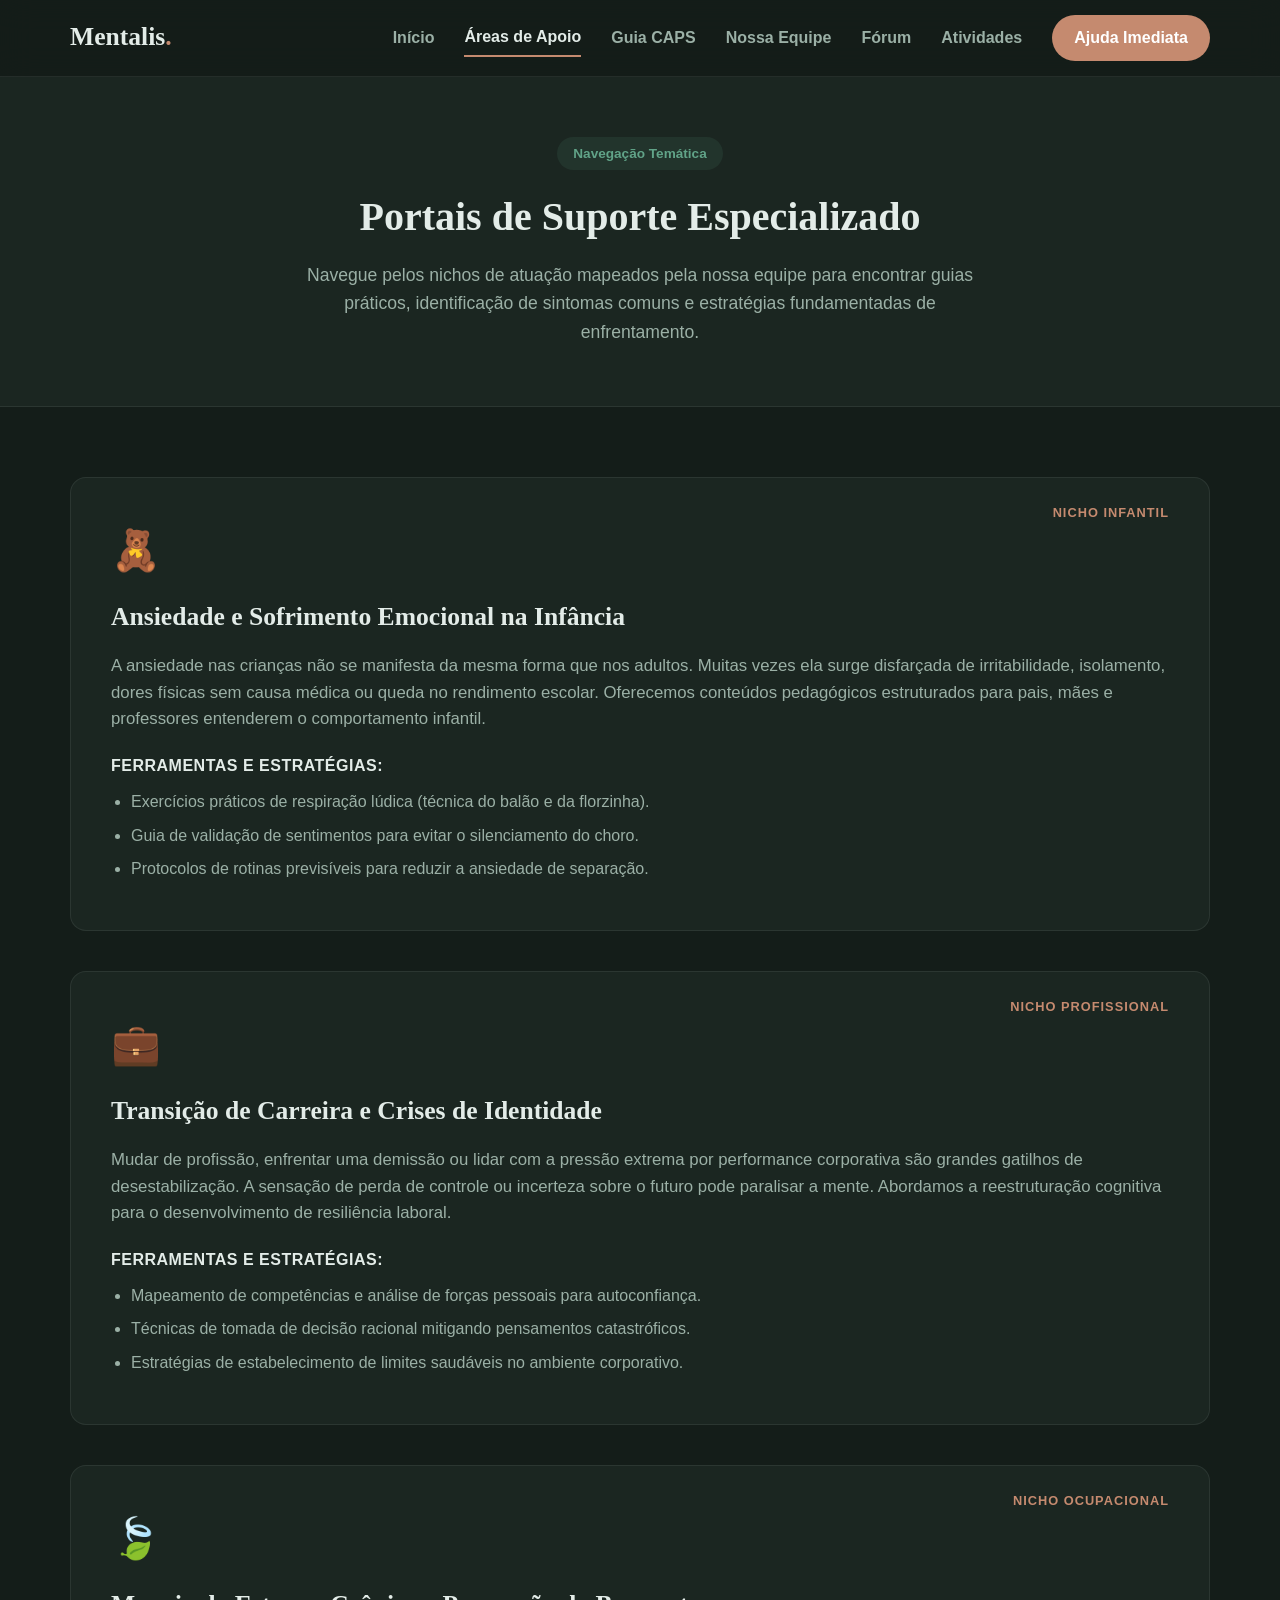
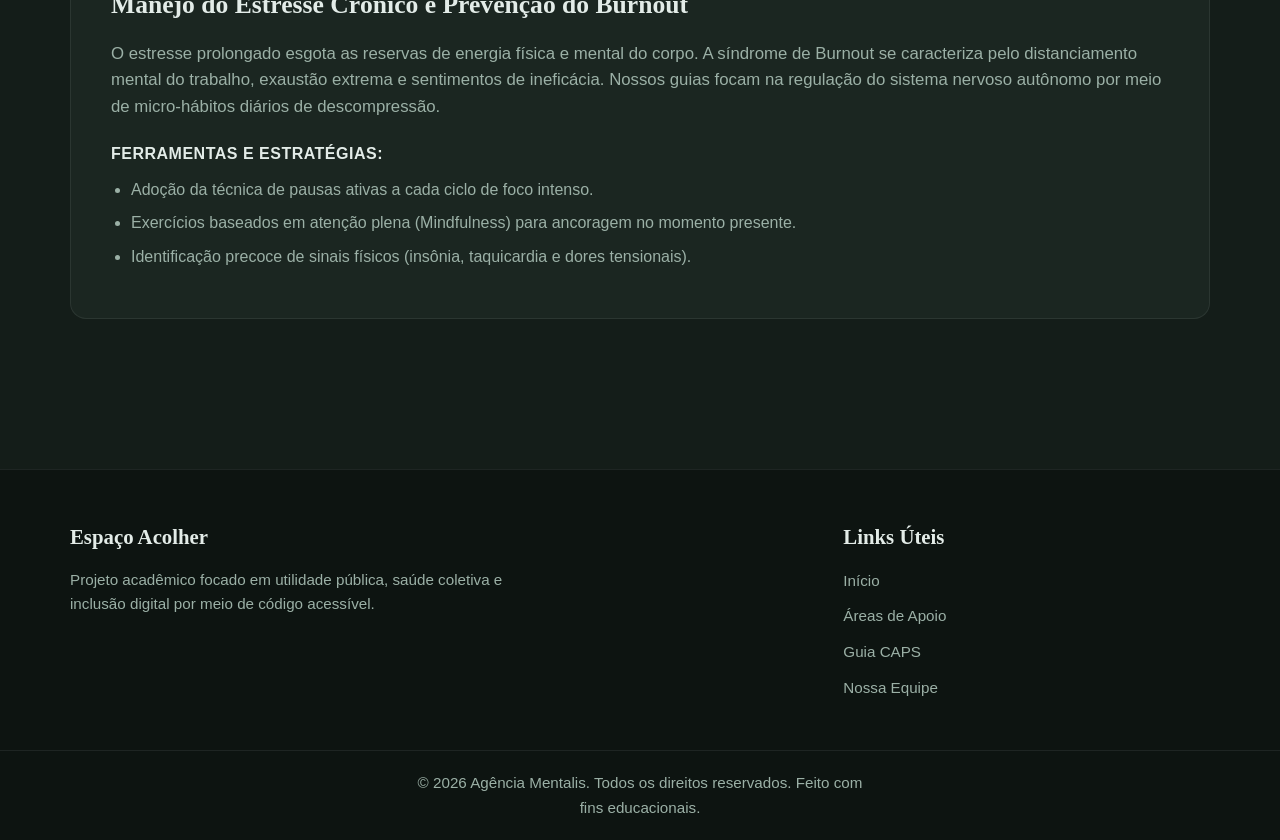
<file: servicos.html>
<!DOCTYPE html>
<html lang="pt-BR">
<head>
    <meta charset="UTF-8">
    <meta name="viewport" content="width=device-width, initial-scale=1.0">
    <title>Áreas de Apoio | Mentalis</title>
    <link rel="stylesheet" href="assets/css/style.css">
</head>
<body>

    <a href="#conteudo-principal" class="skip-link">Pular para o conteúdo principal</a>

    <!-- Header -->
    <header class="main-header">
        <div class="container header-flex">
            <a href="index.html" class="logo">Mentalis<span>.</span></a>
            
            <!-- Controle do menu mobile sem JavaScript -->
            <input type="checkbox" id="menu-controle" class="menu-checkbox">
            <label for="menu-controle" class="menu-toggle" aria-label="Abrir Menu">☰</label>
            
            <nav class="main-nav" aria-label="Navegação Principal">
                <a href="index.html" class="nav-link">Início</a>
                <a href="servicos.html" class="nav-link active">Áreas de Apoio</a>
                <a href="caps.html" class="nav-link">Guia CAPS</a>
                <a href="sobre.html" class="nav-link">Nossa Equipe</a>
                <a href="forum.html" class="nav-link">Fórum</a>
                <a href="atividades.html" class="nav-link">Atividades</a>
                <a href="emergencia.html" class="btn-nav">Ajuda Imediata</a>
            </nav>
        </div>
    </header>

    <!-- Conteúdo Principal -->
    <main id="conteudo-principal">
        <section class="internal-hero">
            <div class="container">
                <span class="badge">Navegação Temática</span>
                <h1>Portais de Suporte Especializado</h1>
                <p>Navegue pelos nichos de atuação mapeados pela nossa equipe para encontrar guias práticos, identificação de sintomas comuns e estratégias fundamentadas de enfrentamento.</p>
            </div>
        </section>

        <section class="section-padding">
            <div class="container">
                <div class="detailed-services-grid">
                    
                    <article class="detailed-card">
                        <div class="card-badge">Nicho Infantil</div>
                        <div class="card-icon" aria-hidden="true">🧸</div>
                        <h3>Ansiedade e Sofrimento Emocional na Infância</h3>
                        <p>A ansiedade nas crianças não se manifesta da mesma forma que nos adultos. Muitas vezes ela surge disfarçada de irritabilidade, isolamento, dores físicas sem causa médica ou queda no rendimento escolar. Oferecemos conteúdos pedagógicos estruturados para pais, mães e professores entenderem o comportamento infantil.</p>
                        <h4>Ferramentas e Estratégias:</h4>
                        <ul>
                            <li>Exercícios práticos de respiração lúdica (técnica do balão e da florzinha).</li>
                            <li>Guia de validação de sentimentos para evitar o silenciamento do choro.</li>
                            <li>Protocolos de rotinas previsíveis para reduzir a ansiedade de separação.</li>
                        </ul>
                    </article>

                    <article class="detailed-card">
                        <div class="card-badge">Nicho Profissional</div>
                        <div class="card-icon" aria-hidden="true">💼</div>
                        <h3>Transição de Carreira e Crises de Identidade</h3>
                        <p>Mudar de profissão, enfrentar uma demissão ou lidar com a pressão extrema por performance corporativa são grandes gatilhos de desestabilização. A sensação de perda de controle ou incerteza sobre o futuro pode paralisar a mente. Abordamos a reestruturação cognitiva para o desenvolvimento de resiliência laboral.</p>
                        <h4>Ferramentas e Estratégias:</h4>
                        <ul>
                            <li>Mapeamento de competências e análise de forças pessoais para autoconfiança.</li>
                            <li>Técnicas de tomada de decisão racional mitigando pensamentos catastróficos.</li>
                            <li>Estratégias de estabelecimento de limites saudáveis no ambiente corporativo.</li>
                        </ul>
                    </article>

                    <article class="detailed-card">
                        <div class="card-badge">Nicho Ocupacional</div>
                        <div class="card-icon" aria-hidden="true">🍃</div>
                        <h3>Manejo do Estresse Crônico e Prevenção do Burnout</h3>
                        <p>O estresse prolongado esgota as reservas de energia física e mental do corpo. A síndrome de Burnout se caracteriza pelo distanciamento mental do trabalho, exaustão extrema e sentimentos de ineficácia. Nossos guias focam na regulação do sistema nervoso autônomo por meio de micro-hábitos diários de descompressão.</p>
                        <h4>Ferramentas e Estratégias:</h4>
                        <ul>
                            <li>Adoção da técnica de pausas ativas a cada ciclo de foco intenso.</li>
                            <li>Exercícios baseados em atenção plena (Mindfulness) para ancoragem no momento presente.</li>
                            <li>Identificação precoce de sinais físicos (insônia, taquicardia e dores tensionais).</li>
                        </ul>
                    </article>

                </div>
            </div>
        </section>
    </main>

    <!-- Rodapé -->
    <footer class="main-footer">
        <div class="container footer-grid">
            <div>
                <h3>Espaço Acolher</h3>
                <p>Projeto acadêmico focado em utilidade pública, saúde coletiva e inclusão digital por meio de código acessível.</p>
            </div>
            <div>
                <h3>Links Úteis</h3>
                <nav aria-label="Links do Rodapé">
                    <ul class="footer-links">
                        <li><a href="index.html">Início</a></li>
                        <li><a href="servicos.html">Áreas de Apoio</a></li>
                        <li><a href="caps.html">Guia CAPS</a></li>
                        <li><a href="sobre.html">Nossa Equipe</a></li>
                    </ul>
                </nav>
            </div>
        </div>
        <div class="footer-bottom">
            <p>&copy; 2026 Agência Mentalis. Todos os direitos reservados. Feito com fins educacionais.</p>
        </div>
    </footer>

    <div class="page-glow"></div>

    <script src="assets/js/main.js"></script>
</body>
</html>
</file>
<file: assets/css/style.css>
/* =========================
   Theme variables and color palette
   ========================= */
:root {
    --bg-main: #141D19;        
    --bg-alt: #1B2621;         
    --text-main: #E3ECE8;      
    --text-muted: #9BB0A6;    
    --primary: #4E846D;        
    --primary-hover: #61A388;  
    --secondary: #C58A6F;      
    --border-glass: rgba(227, 236, 232, 0.08);
    
    --font-title: 'Lora', Georgia, serif;
    --font-body: 'Nunito', Helvetica, Arial, sans-serif;
}

* {
    margin: 0;
    padding: 0;
    box-sizing: border-box;
}

html {
    scroll-behavior: smooth;
    font-size: 16px;
}

body {
    background-color: var(--bg-main);
    color: var(--text-main);
    font-family: var(--font-body);
    line-height: 1.6;
    overflow-x: hidden;
}

/* =========================
   Page visual effects
   ========================= */
.page-glow {
    pointer-events: none;
    position: fixed;
    left: 50%;
    top: 50%;
    width: 280px;
    height: 280px;
    transform: translate(-50%, -50%);
    border-radius: 50%;
    background: radial-gradient(circle at center, rgba(18, 53, 27, 0.072), rgba(29, 76, 39, 0.263) 30%, transparent 72%);
    filter: blur(32px);
    opacity: 0;
    transition: opacity 0.25s ease, transform 0.2s ease;
    z-index: 1;
    mix-blend-mode: screen;
}

/* =========================
   Layout containers and spacing
   ========================= */
.container {
    width: 90%;
    max-width: 1140px;
    margin: 0 auto;
}

.skip-link {
    position: absolute;
    top: -100px;
    left: 10px;
    background: var(--secondary);
    color: white;
    padding: 10px 20px;
    z-index: 9999;
    transition: top 0.3s;
    border-radius: 4px;
    text-decoration: none;
    font-weight: bold;
}
.skip-link:focus { top: 10px; }

/* =========================
   Header and navigation
   ========================= */
.main-header {
    position: sticky;
    top: 0;
    z-index: 1000;
    background: rgba(20, 29, 25, 0.85);
    backdrop-filter: blur(16px);
    -webkit-backdrop-filter: blur(16px);
    border-bottom: 1px solid var(--border-glass);
    padding: 15px 0;
}

.header-flex {
    display: flex;
    justify-content: space-between;
    align-items: center;
    position: relative;
}

.logo {
    font-family: var(--font-title);
    font-size: 1.6rem;
    font-weight: 700;
    color: var(--text-main);
    text-decoration: none;
}
.logo span { color: var(--secondary); }

.menu-checkbox {
    display: none;
}

.menu-toggle {
    background: none;
    border: none;
    color: var(--text-main);
    font-size: 1.8rem;
    cursor: pointer;
    display: none;
    padding: 5px 10px;
    user-select: none;
    min-width: 48px;
    min-height: 48px;
    align-items: center;
    justify-content: center;
}

.main-nav {
    display: flex;
    flex-direction: row;
    align-items: center;
    gap: 30px;
}

.nav-link {
    color: var(--text-muted);
    text-decoration: none;
    font-weight: 600;
    font-size: 1rem;
    transition: color 0.3s;
    padding: 5px 0;
}
.nav-link:hover, .nav-link.active {
    color: var(--text-main);
    border-bottom: 2px solid var(--secondary);
}

.btn-nav {
    background: var(--secondary);
    color: white;
    text-decoration: none;
    padding: 10px 22px;
    border-radius: 25px;
    text-align: center;
    font-weight: 700;
    transition: transform 0.2s;
}
.btn-nav:hover, .btn-nav.active {
    transform: scale(1.03);
    background: #bd5631;
}

@media (max-width: 768px) {
    .menu-toggle {
        display: flex;
    }

    .main-nav {
        display: none;
        flex-direction: column;
        position: absolute;
        top: 100%;
        left: -5%;
        width: 110%;
        background: var(--bg-alt);
        padding: 20px;
        gap: 15px;
        border-bottom: 1px solid var(--border-glass);
        box-shadow: 0 8px 16px rgba(0, 0, 0, 0.2);
    }

    .menu-checkbox:checked ~ .main-nav {
        display: flex;
    }

    .main-nav .nav-link {
        width: 100%;
        text-align: center;
        padding: 8px 0;
    }

    .main-nav .btn-nav {
        width: 100%;
        display: block;
    }

    .menu-checkbox:checked ~ .menu-toggle::before {
        content: "";
    }
    .menu-checkbox:checked ~ .menu-toggle {
        font-size: 1.6rem;
        content: "";
    }
}

.hero-section {
    padding: 60px 0;
    min-height: calc(100vh - 80px);
    display: flex;
    align-items: center;
}

.hero-grid {
    display: grid;
    grid-template-columns: 1fr;
    gap: 40px;
    align-items: center;
}

@media (min-width: 768px) {
    .hero-grid { grid-template-columns: 1.2fr 0.8fr; }
}

.badge {
    background: rgba(78, 132, 109, 0.15);
    color: var(--primary-hover);
    padding: 6px 16px;
    border-radius: 20px;
    font-size: 0.85rem;
    font-weight: 700;
    display: inline-block;
    margin-bottom: 15px;
}

.hero-text h1 {
    font-family: var(--font-title);
    font-size: 2.2rem;
    line-height: 1.2;
    margin-bottom: 20px;
}
@media (min-width: 768px) { .hero-text h1 { font-size: 3.2rem; } }

.hero-text p {
    color: var(--text-muted);
    font-size: 1.1rem;
    margin-bottom: 35px;
}

.hero-actions {
    display: flex;
    flex-direction: column;
    gap: 15px;
}
@media (min-width: 480px) { .hero-actions { flex-direction: row; } }

.btn {
    padding: 14px 30px;
    border-radius: 30px;
    text-decoration: none;
    font-weight: 700;
    text-align: center;
    transition: all 0.3s ease;
}
.btn-primary { background: var(--primary); color: white; }
.btn-primary:hover { background: var(--primary-hover); transform: translateY(-2px); }

.btn-secondary { border: 2px solid var(--border-glass); color: var(--text-main); }
.btn-secondary:hover { background: rgba(255,255,255,0.05); }

.hero-visual { display: flex; justify-content: center; }

.orbe-viva {
    width: 250px;
    height: 250px;
    background: linear-gradient(45deg, var(--primary), var(--secondary));
    filter: blur(8px);
    box-shadow: 0 0 40px rgba(78, 132, 109, 0.3);
    border-radius: 60% 40% 30% 70% / 60% 30% 70% 40%;
    animation: pulsarOrbe 8s ease-in-out infinite alternate;
}
@keyframes pulsarOrbe {
    0% { border-radius: 60% 40% 30% 70% / 60% 30% 70% 40%; transform: scale(1); }
    100% { border-radius: 40% 60% 70% 30% / 40% 70% 30% 60%; transform: scale(1.04); }
}

.stats-section {
    padding: 60px 0;
    background: var(--bg-alt);
    border-top: 1px solid var(--border-glass);
    border-bottom: 1px solid var(--border-glass);
}
.stats-grid {
    display: grid;
    grid-template-columns: 1fr;
    gap: 30px;
    text-align: center;
}
@media (min-width: 768px) { .stats-grid { grid-template-columns: repeat(3, 1fr); } }

.stat-card h2 {
    font-family: var(--font-title);
    font-size: 3rem;
    color: var(--secondary);
    margin-bottom: 5px;
}
.stat-card p { color: var(--text-muted); font-size: 0.95rem; }

.text-block-center {
    max-width: 800px;
    margin: 0 auto;
    text-align: center;
}
.text-block-center h2 { font-family: var(--font-title); font-size: 2.2rem; margin-bottom: 20px; }
.text-block-center p { color: var(--text-muted); font-size: 1.1rem; line-height: 1.7; }
.highlights-section { padding: 80px 0; }

.internal-hero {
    padding: 60px 0;
    background: var(--bg-alt);
    text-align: center;
    border-bottom: 1px solid var(--border-glass);
}
.internal-hero h1 { font-family: var(--font-title); font-size: 2.5rem; margin-bottom: 12px; }
.internal-hero p { color: var(--text-muted); max-width: 700px; margin: 0 auto; font-size: 1.1rem; }

.section-padding { padding: 70px 0; }
.alt-bg { background-color: var(--bg-alt); }

.detailed-services-grid {
    display: grid;
    grid-template-columns: 1fr;
    gap: 40px;
}
.detailed-card {
    background: var(--bg-alt);
    border: 1px solid var(--border-glass);
    border-radius: 16px;
    padding: 40px;
    position: relative;
    transition: border-color 0.3s;
}
.detailed-card:hover { border-color: var(--primary); }

.card-badge {
    position: absolute;
    top: 25px;
    right: 40px;
    font-size: 0.8rem;
    font-weight: bold;
    text-transform: uppercase;
    color: var(--secondary);
    letter-spacing: 1px;
}
.detailed-card .card-icon { font-size: 2.5rem; margin-bottom: 15px; }
.detailed-card h3 { font-family: var(--font-title); font-size: 1.6rem; margin-bottom: 15px; }
.detailed-card p { color: var(--text-muted); margin-bottom: 20px; font-size: 1.05rem; }
.detailed-card h4 { margin-bottom: 10px; font-size: 1rem; color: var(--text-main); text-transform: uppercase; letter-spacing: 0.5px; }
.detailed-card ul { margin-left: 20px; color: var(--text-muted); }
.detailed-card ul li { margin-bottom: 8px; }

.caps-interactive-grid {
    display: grid;
    grid-template-columns: 1fr;
    gap: 40px;
}
@media (min-width: 992px) { .caps-interactive-grid { grid-template-columns: 1fr 1fr; } }

.caps-menu-side h2 { font-family: var(--font-title); margin-bottom: 15px; }
.caps-menu-side p { color: var(--text-muted); margin-bottom: 30px; }

/* Fórum de Apoio */
.forum-section { display: grid; grid-template-columns: 1fr; gap: 24px; }
.forum-grid { display: grid; gap: 24px; grid-template-columns: 1fr; }
.forum-panel { background: var(--bg-alt); border: 1px solid var(--border-glass); border-radius: 18px; padding: 32px; box-shadow: 0 20px 50px rgba(0,0,0,0.18); }
.forum-panel.alt-bg { background: rgba(255,255,255,0.04); }
.card-header h2, .card-header h3 { font-family: var(--font-title); margin-bottom: 14px; color: var(--text-main); }
.card-header p { color: var(--text-muted); line-height: 1.75; }
.forum-form { display: grid; gap: 18px; margin-top: 16px; }
.form-group { display: grid; gap: 10px; }
.form-group label { color: var(--text-main); font-weight: 600; }
.form-group input,
.form-group select,
.form-group textarea { width: 100%; border: 1px solid var(--border-glass); border-radius: 14px; background: rgba(255,255,255,0.04); color: var(--text-main); padding: 16px 18px; resize: vertical; }
.form-group input:focus,
.form-group select:focus,
.form-group textarea:focus { outline: none; border-color: var(--primary); box-shadow: 0 0 0 4px rgba(78,132,109,0.12); }
.form-alert { color: #e3b795; font-size: 0.95rem; min-height: 24px; }
.forum-posts { display: grid; gap: 24px; }
.forum-post { background: var(--bg-alt); border: 1px solid var(--border-glass); border-radius: 20px; padding: 28px; }
.post-header { display: flex; justify-content: space-between; gap: 20px; margin-bottom: 18px; align-items: flex-start; }
.post-header h3 { margin: 0; font-family: var(--font-title); font-size: 1.2rem; }
.post-meta, .response-meta { display: flex; gap: 12px; flex-wrap: wrap; color: var(--text-muted); font-size: 0.95rem; }
.post-time { color: var(--text-muted); }
.status-pill { display: inline-flex; align-items: center; justify-content: center; background: rgba(255,255,255,0.08); color: var(--text-main); border-radius: 999px; padding: 6px 14px; font-size: 0.85rem; font-weight: 700; }
.response-list { margin-top: 18px; display: grid; gap: 14px; }
.response-card { background: rgba(255,255,255,0.04); border: 1px solid rgba(255,255,255,0.08); border-radius: 16px; padding: 18px; }
.response-card p { margin: 12px 0 0; color: var(--text-muted); line-height: 1.75; }
.response-meta span:first-child { color: var(--text-main); font-weight: 700; }
.response-meta span:last-child { color: var(--text-muted); }
@media (min-width: 768px) { .forum-grid { grid-template-columns: repeat(2, 1fr); } }
@media (max-width: 768px) { .forum-panel { padding: 24px; } }

/* Atividades Calmantes */
.activity-grid { display: grid; grid-template-columns: repeat(3, minmax(260px, 1fr)); gap: 24px; }
.activity-card { background: var(--bg-alt); border: 1px solid var(--border-glass); border-radius: 22px; padding: 28px; box-shadow: 0 24px 55px rgba(0,0,0,0.14); }
.activity-card.alt-bg { background: rgba(255,255,255,0.04); }
.breathing-widget, .affirmation-widget, .focus-widget { display: grid; gap: 18px; margin-top: 18px; }
.breathing-circle { width: 160px; height: 160px; border-radius: 50%; border: 8px solid rgba(78,132,109,0.24); margin: 0 auto; transition: transform 2s ease, box-shadow 1.2s ease; background: radial-gradient(circle, rgba(78,132,109,0.15), transparent 65%); }
.breathing-circle.active { animation: breath-glow 10s ease-in-out infinite; box-shadow: 0 0 40px rgba(78,132,109,0.24); }
.breathing-info { text-align: center; }
.breathing-info p { color: var(--text-muted); margin-bottom: 0; }

@keyframes breath-glow {
    0%, 100% { box-shadow: 0 0 24px rgba(78,132,109,0.18); }
    50% { box-shadow: 0 0 44px rgba(78,132,109,0.26); }
}
.affirmation-box { min-height: 120px; border-radius: 18px; border: 1px solid var(--border-glass); background: rgba(255,255,255,0.04); display: flex; align-items: center; justify-content: center; padding: 22px; color: var(--text-main); font-size: 1rem; line-height: 1.7; text-align: center; }
.affirmation-reveal { animation: pulseText 0.9s ease; }
@keyframes pulseText { 0%,100% { transform: scale(1); } 50% { transform: scale(1.02); } }
.focus-list { list-style: none; padding-left: 0; margin: 0; display: grid; gap: 10px; }
.focus-list li { background: rgba(255,255,255,0.04); border: 1px solid var(--border-glass); border-radius: 14px; padding: 14px 18px; color: var(--text-muted); }
@media (max-width: 992px) { .activity-grid { grid-template-columns: 1fr; } }

.interactive-list { list-style: none; }
.list-item {
    display: flex;
    gap: 20px;
    padding: 20px;
    background: var(--bg-alt);
    border: 1px solid var(--border-glass);
    border-radius: 12px;
    cursor: pointer;
    margin-bottom: 15px;
    transition: all 0.3s;
}
.list-item .step-num {
    font-family: var(--font-title);
    font-size: 1.5rem;
    font-weight: bold;
    color: var(--primary-hover);
}
.list-item strong { display: block; font-size: 1.1rem; margin-bottom: 2px; }
.list-item p { color: var(--text-muted); font-size: 0.9rem; }
.list-item.active {
    border-color: var(--primary);
    background: rgba(78, 132, 109, 0.05);
}

.display-box {
    background: var(--bg-alt);
    border: 1px solid var(--border-glass);
    padding: 45px;
    border-radius: 16px;
    min-height: 300px;
    display: flex;
    flex-direction: column;
    justify-content: center;
    box-shadow: inset 0 0 30px rgba(0,0,0,0.2);
    transition: opacity 0.2s ease-in-out;
}
.display-box h3 { font-family: var(--font-title); font-size: 1.7rem; margin-bottom: 15px; color: var(--secondary); }
.display-box p { color: var(--text-muted); font-size: 1.1rem; line-height: 1.7; }

.caps-types-grid {
    display: grid;
    grid-template-columns: 1fr;
    gap: 20px;
    margin-top: 40px;
}
@media (min-width: 768px) { .caps-types-grid { grid-template-columns: repeat(2, 1fr); } }

.type-card {
    background: var(--bg-main);
    padding: 25px;
    border-radius: 12px;
    border-left: 4px solid var(--primary);
    text-align: left;
}
.type-card h3 { font-family: var(--font-title); font-size: 1.25rem; margin-bottom: 10px; }
.type-card p { color: var(--text-muted); font-size: 0.95rem; }

.about-intro-text {
    max-width: 850px;
    margin: 0 auto 50px auto;
    text-align: center;
}
.about-intro-text h2 { font-family: var(--font-title); font-size: 2rem; margin-bottom: 15px; }
.about-intro-text p { color: var(--text-muted); font-size: 1.1rem; line-height: 1.7; }

.team-cards-grid {
    display: grid;
    grid-template-columns: 1fr;
    gap: 30px;
}
@media (min-width: 768px) { .team-cards-grid { grid-template-columns: repeat(auto-fit, minmax(300px, 1fr)); } }

.team-profile-card {
    position: relative;
    overflow: hidden;
    background: var(--bg-alt);
    border: 1px solid var(--border-glass);
    border-radius: 16px;
    padding: 35px;
    text-align: center;
    transition: transform 0.3s;
    height: max-content;  
}
.team-profile-card:hover { transform: translateY(-5px); }

.team-profile-card .glow {
    display: none;
}

.avatar-wrapper {
    width: 110px;
    height: 110px;
    margin: 0 auto 20px auto;
    border-radius: 50%;
    overflow: hidden;
    background: linear-gradient(45deg, var(--bg-main), var(--primary));
    display: flex;
    align-items: center;
    justify-content: center;
    border: 2px solid var(--secondary);
}
    

.avatar-wrapper img {
    width: 100%;
    height: 100%;
    object-fit: cover;
    object-position: center;
    display: block;
}
.avatar-placeholder { font-size: 0.8rem; font-weight: bold; color: var(--text-muted); }

.team-profile-card h3 { font-family: var(--font-title); font-size: 1.4rem; margin-bottom: 5px; }
.role-badge {
    display: inline-block;
    color: var(--secondary);
    font-size: 0.85rem;
    font-weight: bold;
    text-transform: uppercase;
    letter-spacing: 1px;
    margin-bottom: 15px;
}
.profile-bio { color: var(--text-muted); font-size: 0.95rem; margin-bottom: 25px; line-height: 1.6; }

.linkedin-btn {
    display: inline-block;
    color: var(--text-main);
    text-decoration: none;
    font-weight: bold;
    font-size: 0.9rem;
    border-bottom: 2px solid var(--secondary);
    padding-bottom: 3px;
    transition: opacity 0.2s;
}
.linkedin-btn:hover { opacity: 0.8; }

.btn-saiba-mais {
    display: block;
    background: var(--primary);
    color: white;
    text-decoration: none;
    font-weight: 700;
    font-size: 0.9rem;
    padding: 10px 20px;
    border-radius: 20px;
    margin: 0 auto 15px auto;
    max-width: 160px;         
    transition: all 0.3s ease;
}
.btn-saiba-mais:hover {
    background: var(--primary-hover);
    transform: translateY(-2px);
}

.emergency-hero {
    padding: 80px 0;
    background: linear-gradient(180deg, var(--bg-alt) 0%, var(--bg-main) 100%);
    border-bottom: 1px solid var(--border-glass);
}
.main-emergency-btn {
    display: inline-block;
    background: #A64B2A;
    color: white;
    font-weight: 800;
    text-decoration: none;
    padding: 16px 40px;
    border-radius: 35px;
    font-size: 1.1rem;
    margin-top: 30px;
    box-shadow: 0 10px 25px rgba(166, 75, 42, 0.4);
    transition: all 0.3s;
}
.main-emergency-btn:hover { background: #bd5631; transform: translateY(-2px); }

.technical-emergency-grid {
    display: grid;
    grid-template-columns: 1fr;
    gap: 25px;
}
@media (min-width: 768px) { .technical-emergency-grid { grid-template-columns: repeat(3, 1fr); } }

.emergency-info-card {
    background: var(--bg-alt);
    border: 1px solid var(--border-glass);
    border-radius: 12px;
    padding: 30px;
    display: flex;
    flex-direction: column;
    justify-content: space-between;
}
.emergency-info-card h3 { font-family: var(--font-title); font-size: 1.3rem; margin-bottom: 15px; }
.emergency-info-card p { color: var(--text-muted); font-size: 0.95rem; margin-bottom: 20px; line-height: 1.6; }

.info-tag {
    background-color: rgba(78, 132, 109, 0.2);
    color: var(--text-main);
    padding: 8px 12px;
    border-radius: 6px;
    font-size: 0.85rem;
    font-weight: bold;
    text-align: center;
}

.main-footer {
    background: #0D1411;
    padding: 50px 0 20px 0;
    border-top: 1px solid var(--border-glass);
    margin-top: 80px;
}
.footer-grid {
    display: grid;
    grid-template-columns: 1fr;
    gap: 40px;
    margin-bottom: 40px;
}
@media (min-width: 768px) { .footer-grid { grid-template-columns: 2fr 1fr; } }

.main-footer h3 { font-family: var(--font-title); margin-bottom: 15px; font-size: 1.3rem; }
.main-footer p { color: var(--text-muted); font-size: 0.95rem; max-width: 450px; }

.footer-links { list-style: none; }
.footer-links li { margin-bottom: 10px; }
.footer-links a { color: var(--text-muted); text-decoration: none; transition: color 0.2s; font-size: 0.95rem; }
.footer-links a:hover { color: var(--text-main); }

.footer-bottom {
    border-top: 1px solid var(--border-glass);
    padding-top: 20px;
    margin-top: 20px;      
    color: var(--text-muted);
    display: flex !important;
    justify-content: center !important;
    align-items: center !important;
    text-align: center !important;
    width: 100% !important;
    clear: both !important; 
}
</file>
<file: assents/assets/css/style.css>
:root {
    --bg-main: #141D19;        
    --bg-alt: #1B2621;         
    --text-main: #E3ECE8;      
    --text-muted: #9BB0A6;    
    --primary: #4E846D;        
    --primary-hover: #61A388;  
    --secondary: #C58A6F;      
    --border-glass: rgba(227, 236, 232, 0.08);
    
    --font-title: 'Lora', Georgia, serif;
    --font-body: 'Nunito', Helvetica, Arial, sans-serif;
}

* {
    margin: 0;
    padding: 0;
    box-sizing: border-box;
}

html {
    scroll-behavior: smooth;
    font-size: 16px;
}

body {
    background-color: var(--bg-main);
    color: var(--text-main);
    font-family: var(--font-body);
    line-height: 1.6;
    overflow-x: hidden;
}

.container {
    width: 90%;
    max-width: 1140px;
    margin: 0 auto;
}

.skip-link {
    position: absolute;
    top: -100px;
    left: 10px;
    background: var(--secondary);
    color: white;
    padding: 10px 20px;
    z-index: 9999;
    transition: top 0.3s;
    border-radius: 4px;
    text-decoration: none;
    font-weight: bold;
}
.skip-link:focus { top: 10px; }

.main-header {
    position: sticky;
    top: 0;
    z-index: 1000;
    background: rgba(20, 29, 25, 0.85);
    backdrop-filter: blur(16px);
    -webkit-backdrop-filter: blur(16px);
    border-bottom: 1px solid var(--border-glass);
    padding: 15px 0;
}

.header-flex {
    display: flex;
    justify-content: space-between;
    align-items: center;
}

.logo {
    font-family: var(--font-title);
    font-size: 1.6rem;
    font-weight: 700;
    color: var(--text-main);
    text-decoration: none;
}
.logo span { color: var(--secondary); }

.main-nav {
    display: none;
}

.main-nav.open {
    display: flex;
    flex-direction: column;
    position: absolute;
    top: 100%;
    left: 0;
    width: 100%;
    background: var(--bg-alt);
    padding: 20px;
    gap: 15px;
    border-bottom: 1px solid var(--border-glass);
}

.nav-link {
    color: var(--text-muted);
    text-decoration: none;
    font-weight: 600;
    font-size: 1rem;
    transition: color 0.3s;
    padding: 5px 0;
}
.nav-link:hover, .nav-link.active {
    color: var(--text-main);
    border-bottom: 2px solid var(--secondary);
}

.btn-nav {
    background: var(--secondary);
    color: white;
    text-decoration: none;
    padding: 10px 22px;
    border-radius: 25px;
    text-align: center;
    font-weight: 700;
    transition: transform 0.2s;
}
.btn-nav:hover, .btn-nav.active {
    transform: scale(1.03);
    background: #bd5631;
}

.menu-toggle {
    background: none;
    border: none;
    color: var(--text-main);
    font-size: 1.8rem;
    cursor: pointer;
}

@media (min-width: 992px) {
    .menu-toggle { display: none; }
    .main-nav {
        display: flex;
        flex-direction: row;
        align-items: center;
        gap: 30px;
    }
    .main-nav.open { position: static; background: none; padding: 0; width: auto; border: none; }
}

.hero-section {
    padding: 60px 0;
    min-height: calc(100vh - 80px);
    display: flex;
    align-items: center;
}

.hero-grid {
    display: grid;
    grid-template-columns: 1fr;
    gap: 40px;
    align-items: center;
}

@media (min-width: 768px) {
    .hero-grid { grid-template-columns: 1.2fr 0.8fr; }
}

.badge {
    background: rgba(78, 132, 109, 0.15);
    color: var(--primary-hover);
    padding: 6px 16px;
    border-radius: 20px;
    font-size: 0.85rem;
    font-weight: 700;
    display: inline-block;
    margin-bottom: 15px;
}

.hero-text h1 {
    font-family: var(--font-title);
    font-size: 2.2rem;
    line-height: 1.2;
    margin-bottom: 20px;
}
@media (min-width: 768px) { .hero-text h1 { font-size: 3.2rem; } }

.hero-text p {
    color: var(--text-muted);
    font-size: 1.1rem;
    margin-bottom: 35px;
}

.hero-actions {
    display: flex;
    flex-direction: column;
    gap: 15px;
}
@media (min-width: 480px) { .hero-actions { flex-direction: row; } }

.btn {
    padding: 14px 30px;
    border-radius: 30px;
    text-decoration: none;
    font-weight: 700;
    text-align: center;
    transition: all 0.3s ease;
}
.btn-primary { background: var(--primary); color: white; }
.btn-primary:hover { background: var(--primary-hover); transform: translateY(-2px); }

.btn-secondary { border: 2px solid var(--border-glass); color: var(--text-main); }
.btn-secondary:hover { background: rgba(255,255,255,0.05); }

.hero-visual { display: flex; justify-content: center; }

.orbe-viva {
    width: 250px;
    height: 250px;
    background: linear-gradient(45deg, var(--primary), var(--secondary));
    filter: blur(8px);
    box-shadow: 0 0 40px rgba(78, 132, 109, 0.3);
    border-radius: 60% 40% 30% 70% / 60% 30% 70% 40%;
    animation: pulsarOrbe 8s ease-in-out infinite alternate;
}
@keyframes pulsarOrbe {
    0% { border-radius: 60% 40% 30% 70% / 60% 30% 70% 40%; transform: scale(1); }
    100% { border-radius: 40% 60% 70% 30% / 40% 70% 30% 60%; transform: scale(1.04); }
}

.stats-section {
    padding: 60px 0;
    background: var(--bg-alt);
    border-top: 1px solid var(--border-glass);
    border-bottom: 1px solid var(--border-glass);
}
.stats-grid {
    display: grid;
    grid-template-columns: 1fr;
    gap: 30px;
    text-align: center;
}
@media (min-width: 768px) { .stats-grid { grid-template-columns: repeat(3, 1fr); } }

.stat-card h2 {
    font-family: var(--font-title);
    font-size: 3rem;
    color: var(--secondary);
    margin-bottom: 5px;
}
.stat-card p { color: var(--text-muted); font-size: 0.95rem; }

.text-block-center {
    max-width: 800px;
    margin: 0 auto;
    text-align: center;
}
.text-block-center h2 { font-family: var(--font-title); font-size: 2.2rem; margin-bottom: 20px; }
.text-block-center p { color: var(--text-muted); font-size: 1.1rem; line-height: 1.7; }
.highlights-section { padding: 80px 0; }

.internal-hero {
    padding: 60px 0;
    background: var(--bg-alt);
    text-align: center;
    border-bottom: 1px solid var(--border-glass);
}
.internal-hero h1 { font-family: var(--font-title); font-size: 2.5rem; margin-bottom: 12px; }
.internal-hero p { color: var(--text-muted); max-width: 700px; margin: 0 auto; font-size: 1.1rem; }

.section-padding { padding: 70px 0; }
.alt-bg { background-color: var(--bg-alt); }

.detailed-services-grid {
    display: grid;
    grid-template-columns: 1fr;
    gap: 40px;
}
.detailed-card {
    background: var(--bg-alt);
    border: 1px solid var(--border-glass);
    border-radius: 16px;
    padding: 40px;
    position: relative;
    transition: border-color 0.3s;
}
.detailed-card:hover { border-color: var(--primary); }

.card-badge {
    position: absolute;
    top: 25px;
    right: 40px;
    font-size: 0.8rem;
    font-weight: bold;
    text-transform: uppercase;
    color: var(--secondary);
    letter-spacing: 1px;
}
.detailed-card .card-icon { font-size: 2.5rem; margin-bottom: 15px; }
.detailed-card h3 { font-family: var(--font-title); font-size: 1.6rem; margin-bottom: 15px; }
.detailed-card p { color: var(--text-muted); margin-bottom: 20px; font-size: 1.05rem; }
.detailed-card h4 { margin-bottom: 10px; font-size: 1rem; color: var(--text-main); text-transform: uppercase; letter-spacing: 0.5px; }
.detailed-card ul { margin-left: 20px; color: var(--text-muted); }
.detailed-card ul li { margin-bottom: 8px; }

.caps-interactive-grid {
    display: grid;
    grid-template-columns: 1fr;
    gap: 40px;
}
@media (min-width: 992px) { .caps-interactive-grid { grid-template-columns: 1fr 1fr; } }

.caps-menu-side h2 { font-family: var(--font-title); margin-bottom: 15px; }
.caps-menu-side p { color: var(--text-muted); margin-bottom: 30px; }

.interactive-list { list-style: none; }
.list-item {
    display: flex;
    gap: 20px;
    padding: 20px;
    background: var(--bg-alt);
    border: 1px solid var(--border-glass);
    border-radius: 12px;
    cursor: pointer;
    margin-bottom: 15px;
    transition: all 0.3s;
}
.list-item .step-num {
    font-family: var(--font-title);
    font-size: 1.5rem;
    font-weight: bold;
    color: var(--primary-hover);
}
.list-item strong { display: block; font-size: 1.1rem; margin-bottom: 2px; }
.list-item p { color: var(--text-muted); font-size: 0.9rem; }
.list-item.active {
    border-color: var(--primary);
    background: rgba(78, 132, 109, 0.05);
}

.display-box {
    background: var(--bg-alt);
    border: 1px solid var(--border-glass);
    padding: 45px;
    border-radius: 16px;
    min-height: 300px;
    display: flex;
    flex-direction: column;
    justify-content: center;
    box-shadow: inset 0 0 30px rgba(0,0,0,0.2);
    transition: opacity 0.2s ease-in-out;
}
.display-box h3 { font-family: var(--font-title); font-size: 1.7rem; margin-bottom: 15px; color: var(--secondary); }
.display-box p { color: var(--text-muted); font-size: 1.1rem; line-height: 1.7; }

.caps-types-grid {
    display: grid;
    grid-template-columns: 1fr;
    gap: 20px;
    margin-top: 40px;
}
@media (min-width: 768px) { .caps-types-grid { grid-template-columns: repeat(2, 1fr); } }

.type-card {
    background: var(--bg-main);
    padding: 25px;
    border-radius: 12px;
    border-left: 4px solid var(--primary);
    text-align: left;
}
.type-card h3 { font-family: var(--font-title); font-size: 1.25rem; margin-bottom: 10px; }
.type-card p { color: var(--text-muted); font-size: 0.95rem; }

.about-intro-text {
    max-width: 850px;
    margin: 0 auto 50px auto;
    text-align: center;
}
.about-intro-text h2 { font-family: var(--font-title); font-size: 2rem; margin-bottom: 15px; }
.about-intro-text p { color: var(--text-muted); font-size: 1.1rem; line-height: 1.7; }

.team-cards-grid {
    display: grid;
    grid-template-columns: 1fr;
    gap: 30px;
}
@media (min-width: 768px) { .team-cards-grid { grid-template-columns: repeat(auto-fit, minmax(300px, 1fr)); } }

.team-profile-card {
    background: var(--bg-alt);
    border: 1px solid var(--border-glass);
    border-radius: 16px;
    padding: 35px;
    text-align: center;
    transition: transform 0.3s;
    
   
    height: max-content;  
}
.team-profile-card:hover { transform: translateY(-5px); }

.avatar-wrapper {
    width: 110px;
    height: 110px;
    margin: 0 auto 20px auto;
    border-radius: 50%;
    background: linear-gradient(45deg, var(--bg-main), var(--primary));
    display: flex;
    align-items: center;
    justify-content: center;
    border: 2px solid var(--secondary);
}
.avatar-placeholder { font-size: 0.8rem; font-weight: bold; color: var(--text-muted); }

.team-profile-card h3 { font-family: var(--font-title); font-size: 1.4rem; margin-bottom: 5px; }
.role-badge {
    display: inline-block;
    color: var(--secondary);
    font-size: 0.85rem;
    font-weight: bold;
    text-transform: uppercase;
    letter-spacing: 1px;
    margin-bottom: 15px;
}
.profile-bio { color: var(--text-muted); font-size: 0.95rem; margin-bottom: 25px; line-height: 1.6; }

.linkedin-btn {
    display: inline-block;
    color: var(--text-main);
    text-decoration: none;
    font-weight: bold;
    font-size: 0.9rem;
    border-bottom: 2px solid var(--secondary);
    padding-bottom: 3px;
    transition: opacity 0.2s;
}
.linkedin-btn:hover { opacity: 0.8; }

/* Estilização do Botão Saiba Mais nos Perfis */
.btn-saiba-mais {
    display: block;
    background: var(--primary);
    color: white;
    text-decoration: none;
    font-weight: 700;
    font-size: 0.9rem;
    padding: 10px 20px;
    border-radius: 20px;
    margin: 0 auto 15px auto; /* Centraliza e empurra o link do LinkedIn para baixo */
    max-width: 160px;         /* Deixa o botão em um tamanho agradável */
    transition: all 0.3s ease;
}

.btn-saiba-mais:hover {
    background: var(--primary-hover);
    transform: translateY(-2px); /* Efeito suave de subida ao passar o mouse */
}
.emergency-hero {
    padding: 80px 0;
    background: linear-gradient(180deg, var(--bg-alt) 0%, var(--bg-main) 100%);
    border-bottom: 1px solid var(--border-glass);
}
.main-emergency-btn {
    display: inline-block;
    background: #A64B2A;
    color: white;
    font-weight: 800;
    text-decoration: none;
    padding: 16px 40px;
    border-radius: 35px;
    font-size: 1.1rem;
    margin-top: 30px;
    box-shadow: 0 10px 25px rgba(166, 75, 42, 0.4);
    transition: all 0.3s;
}
.main-emergency-btn:hover { background: #bd5631; transform: translateY(-2px); }

.technical-emergency-grid {
    display: grid;
    grid-template-columns: 1fr;
    gap: 25px;
}
@media (min-width: 768px) { .technical-emergency-grid { grid-template-columns: repeat(3, 1fr); } }

.emergency-info-card {
    background: var(--bg-alt);
    border: 1px solid var(--border-glass);
    border-radius: 12px;
    padding: 30px;
    display: flex;
    flex-direction: column;
    justify-content: space-between;
}
.emergency-info-card h3 { font-family: var(--font-title); font-size: 1.3rem; margin-bottom: 15px; }
.emergency-info-card p { color: var(--text-muted); font-size: 0.95rem; margin-bottom: 20px; line-height: 1.6; }

.info-tag {
    background-color: rgba(78, 132, 109, 0.2);
    color: var(--text-main);
    padding: 8px 12px;
    border-radius: 6px;
    font-size: 0.85rem;
    font-weight: bold;
    text-align: center;
}

.main-footer {
    background: #0D1411;
    padding: 50px 0 20px 0;
    border-top: 1px solid var(--border-glass);
    margin-top: 80px;
}
.footer-grid {
    display: grid;
    grid-template-columns: 1fr;
    gap: 40px;
    margin-bottom: 40px;
}
@media (min-width: 768px) { .footer-grid { grid-template-columns: 2fr 1fr; } }

.main-footer h3 { font-family: var(--font-title); margin-bottom: 15px; font-size: 1.3rem; }
.main-footer p { color: var(--text-muted); font-size: 0.95rem; max-width: 450px; }

.footer-links { list-style: none; }
.footer-links li { margin-bottom: 10px; }
.footer-links a { color: var(--text-muted); text-decoration: none; transition: color 0.2s; font-size: 0.95rem; }
.footer-links a:hover { color: var(--text-main); }

.footer-bottom {
    border-top: 1px solid var(--border-glass);
    padding-top: 20px;
    margin-top: 20px;      
    color: var(--text-muted);
    
   
    display: flex !important;
    justify-content: center !important;
    align-items: center !important;
    text-align: center !important;
    width: 100% !important;
    clear: both !important; 
}
</file>
<file: porti_diego/style2.css>
* {
    margin: 0;
    padding: 0;
    box-sizing: border-box;
    font-family: 'Segoe UI', Roboto, Helvetica, Arial, sans-serif;
}

:root {
    --bg-dark: #090f0c;       
    --bg-card: #111a15;   
    --bg-alt: #0d1511;       
    --text-main: #f4f6f5;     
    --text-muted: #8fa198;    
    --accent: #61a388;        
    --accent-hover: #4d856e;  
    --badge-bg: rgba(97, 163, 136, 0.1);
    --card-shadow: rgba(0, 0, 0, 0.5);
}

body {
    background-color: var(--bg-dark);
    color: var(--text-main);
    line-height: 1.65;
    scroll-behavior: smooth;
}

.skip-link {
    position: absolute;
    top: -100px;
    left: 0;
    background: var(--accent);
    color: var(--bg-dark);
    padding: 10px 20px;
    z-index: 999;
    font-weight: bold;
    text-decoration: none;
    transition: top 0.2s;
}
.skip-link:focus {
    top: 0;
}

.navbar {
    display: flex;
    justify-content: space-between;
    align-items: center;
    padding: 20px 8%;
    background-color: rgba(9, 15, 12, 0.85);
    backdrop-filter: blur(12px);
    position: sticky;
    top: 0;
    z-index: 100;
    border-bottom: 1px solid rgba(143, 161, 152, 0.08);
}

.navbar .logo {
    font-size: 1.5rem;
    font-weight: 700;
    letter-spacing: -0.5px;
}

.navbar .dot {
    color: var(--accent);
}

.navbar nav {
    display: flex;
    align-items: center;
}

.navbar nav a {
    margin-left: 30px;
    text-decoration: none;
    color: var(--text-muted);
    font-weight: 500;
    font-size: 0.95rem;
    transition: color 0.3s ease;
}

.navbar nav a:hover {
    color: var(--accent);
}

.navbar nav .nav-btn {
    border: 1px solid var(--accent);
    color: var(--accent);
    padding: 6px 16px;
    border-radius: 4px;
    transition: all 0.3s ease;
}

.navbar nav .nav-btn:hover {
    background-color: var(--accent);
    color: var(--bg-dark);
}

.alt-bg {
    background-color: var(--bg-alt);
}

.container {
    padding: 90px 8%;
    max-width: 1400px;
    margin: 0 auto;
}

.grid-2col {
    display: grid;
    grid-template-columns: 1.2fr 0.8fr;
    gap: 80px;
    align-items: center;
}

.badge {
    display: inline-block;
    background-color: var(--badge-bg);
    color: var(--accent);
    padding: 4px 14px;
    border-radius: 20px;
    font-size: 0.8rem;
    font-weight: 700;
    text-transform: uppercase;
    letter-spacing: 1px;
    margin-bottom: 20px;
    border: 1px solid rgba(97, 163, 136, 0.15);
}

.section-tag {
    color: var(--accent);
    font-weight: 700;
    font-size: 0.9rem;
    text-transform: uppercase;
    letter-spacing: 1.5px;
    display: block;
    margin-bottom: 15px;
}

/* Hero Intro */
.hero {
    height: 80vh;
    display: flex;
    align-items: center;
    padding: 0 8%;
}

.hero-content {
    max-width: 850px;
}

.hero h1 {
    font-size: 4rem;
    font-weight: 800;
    line-height: 1.15;
    margin-bottom: 25px;
    letter-spacing: -1.5px;
}

.hero .highlight {
    color: var(--accent);
}

.hero p {
    font-size: 1.35rem;
    color: var(--text-muted);
    margin-bottom: 40px;
    font-weight: 400;
}


.btn-primary, .btn-secondary {
    display: inline-block;
    text-decoration: none;
    padding: 14px 32px;
    border-radius: 6px;
    font-weight: 600;
    font-size: 1rem;
    transition: background 0.3s ease, transform 0.2s ease, border-color 0.3s ease;
}

.btn-primary {
    background-color: var(--accent);
    color: var(--bg-dark);
}

.btn-primary:hover {
    background-color: var(--accent-hover);
    transform: translateY(-2px);
}

.btn-secondary {
    border: 2px solid rgba(143, 161, 152, 0.3);
    color: var(--text-main);
    margin-left: 15px;
}

.btn-secondary:hover {
    border-color: var(--accent);
    color: var(--accent);
}


.profile-text h2 {
    font-size: 2.5rem;
    line-height: 1.25;
    margin-bottom: 25px;
    letter-spacing: -0.5px;
}

.profile-text p {
    color: var(--text-muted);
    margin-bottom: 20px;
    font-size: 1.1rem;
}

.profile-stats {
    display: flex;
    flex-direction: column;
    gap: 20px;
}

.stat-box {
    background-color: var(--bg-card);
    padding: 30px;
    border-radius: 8px;
    border-left: 4px solid var(--accent);
    box-shadow: 0 4px 20px rgba(0,0,0,0.1);
}

.stat-box h3 {
    font-size: 1.4rem;
    margin-bottom: 8px;
    color: var(--text-main);
}

.stat-box p {
    color: var(--text-muted);
    font-size: 0.95rem;
}


.skills-section, .methodology-section {
    padding: 100px 8%;
}

.section-title {
    text-align: center;
    margin-bottom: 60px;
}

.section-title h2 {
    font-size: 2.4rem;
    font-weight: 700;
    letter-spacing: -0.5px;
}

.section-title .line {
    width: 45px;
    height: 4px;
    background-color: var(--accent);
    margin: 14px auto 0;
    border-radius: 2px;
}

.skills-grid, .timeline-grid {
    display: grid;
    grid-template-columns: repeat(auto-fit, minmax(300px, 1fr));
    gap: 30px;
}

.skill-card, .step-card {
    background-color: var(--bg-card);
    padding: 40px;
    border-radius: 10px;
    border: 1px solid rgba(143, 161, 152, 0.04);
    transition: transform 0.3s ease, border-color 0.3s ease;
}

.skill-card:hover, .step-card:hover {
    transform: translateY(-5px);
    border-color: rgba(97, 163, 136, 0.2);
}

.skill-card .card-icon {
    font-size: 2rem;
    margin-bottom: 20px;
}

.skill-card h3, .step-card h3 {
    font-size: 1.4rem;
    margin-bottom: 15px;
    color: var(--text-main);
}

.skill-card p, .step-card p {
    font-size: 1rem;
    color: var(--text-muted);
}

.step-number {
    font-size: 2.5rem;
    font-weight: 800;
    color: rgba(97, 163, 136, 0.15);
    display: block;
    margin-bottom: 10px;
    font-family: monospace;
}


.featured-project {
    padding: 100px 8%;
}

.project-container {
    display: flex;
    gap: 70px;
    background-color: var(--bg-card);
    padding: 55px;
    border-radius: 12px;
    box-shadow: 0 20px 45px var(--card-shadow);
    align-items: center;
    border: 1px solid rgba(143, 161, 152, 0.04);
}

.project-image {
    flex: 1;
    display: flex;
    justify-content: center;
}

.project-image img {
    width: 100%;
    height: auto;
    max-width: 480px;
    border-radius: 8px;
    object-fit: cover;
    box-shadow: 0 10px 30px rgba(0, 0, 0, 0.6);
}

.project-info {
    flex: 1.2;
}

.project-category {
    color: var(--accent);
    font-size: 0.85rem;
    font-weight: 700;
    text-transform: uppercase;
    letter-spacing: 1px;
    display: block;
    margin-bottom: 10px;
}

.project-info h3 {
    font-size: 2.2rem;
    margin-bottom: 20px;
    letter-spacing: -0.5px;
}

.project-description {
    color: var(--text-muted);
    margin-bottom: 30px;
    font-size: 1.1rem;
}

.tech-tags {
    display: flex;
    gap: 8px;
    margin-bottom: 40px;
    flex-wrap: wrap;
}

.tech-tags span {
    background-color: rgba(97, 163, 136, 0.08);
    color: var(--accent);
    padding: 6px 14px;
    border-radius: 20px;
    font-size: 0.85rem;
    font-weight: 600;
    border: 1px solid rgba(97, 163, 136, 0.12);
}

.project-buttons {
    display: flex;
    gap: 15px;
}


.contact {
    background-color: #040706;
    padding: 100px 20px;
    border-top: 1px solid rgba(143, 161, 152, 0.05);
}

.contact-container {
    max-width: 700px;
    margin: 0 auto;
    text-align: center;
}

.contact h2 {
    font-size: 2.6rem;
    margin-bottom: 20px;
    letter-spacing: -1px;
    line-height: 1.2;
}

.contact p {
    color: var(--text-muted);
    margin-bottom: 40px;
    font-size: 1.15rem;
}

.contact-methods {
    margin-bottom: 50px;
}

.contact-btn {
    display: inline-flex;
    align-items: center;
    gap: 10px;
    background-color: var(--bg-card);
    border: 1px solid rgba(143, 161, 152, 0.1);
    color: var(--text-main);
    padding: 16px 30px;
    border-radius: 30px;
    text-decoration: none;
    font-weight: 600;
    font-size: 1.1rem;
    transition: all 0.3s ease;
}

.contact-btn:hover {
    border-color: var(--accent);
    box-shadow: 0 0 20px rgba(97,163,136,0.15);
}

.contact-btn .icon {
    color: var(--accent);
}

.social-links {
    margin-bottom: 50px;
    font-size: 1rem;
}

.social-links a {
    color: var(--text-muted);
    text-decoration: none;
    transition: color 0.3s;
}

.social-links a:hover {
    color: var(--accent);
}

.social-links .separator {
    color: #24352d;
    margin: 0 15px;
}

.credits {
    font-size: 0.85rem;
    color: #3b4741;
}


@media (max-width: 1200px) {
    .grid-2col {
        grid-template-columns: 1fr;
        gap: 50px;
    }
    .profile-stats {
        flex-direction: row;
    }
    .stat-box {
        flex: 1;
    }
}

@media (max-width: 992px) {
    .project-container {
        flex-direction: column;
        gap: 40px;
        padding: 35px;
    }
    .hero h1 {
        font-size: 3.2rem;
    }
}

@media (max-width: 768px) {
    .navbar {
        padding: 15px 5%;
    }
    .navbar nav a:not(.nav-btn) {
        display: none;
    }
    .hero h1 {
        font-size: 2.5rem;
    }
    .hero-actions {
        flex-direction: column;
        gap: 15px;
    }
    .btn-secondary {
        margin-left: 0;
    }
    .profile-stats {
        flex-direction: column;
    }
    .container, .skills-section, .methodology-section, .featured-project {
        padding: 60px 5%;
    }
}
</file>
<file: porti_kaua/style4.css>
:root{
	--bg-main: #141D19;
	--bg-alt: #1B2621;
	--text-main: #E3ECE8;
	--text-muted: #9BB0A6;
	--primary: #4E846D;
	--primary-hover: #61A388;
	--secondary: #C58A6F;
	--border-glass: rgba(227,236,232,0.08);
	--font-title: 'Lora', Georgia, serif;
	--font-body: 'Nunito', Helvetica, Arial, sans-serif;
	--radius: 20px;
	--container: 1100px;
}

*{box-sizing:border-box}
html,body{height:100%}
body{
	margin:0;
	font-family: var(--font-body), Inter, system-ui, -apple-system, "Segoe UI", Roboto, Arial, sans-serif;
	background-color: var(--bg-main);
	color:var(--text-main);
	-webkit-font-smoothing:antialiased;
	-moz-osx-font-smoothing:grayscale;
}

.container{max-width:var(--container);margin:0 auto;padding:0 1rem}
.skip-link{position:absolute;left:-999px}
.skip-link:focus{left:1rem;top:1rem;background:var(--secondary);color:#fff;padding:.5rem .75rem;border-radius:8px}

/* Topbar / Header */
.site-header{position:sticky;top:0;z-index:100;padding:18px 0;background:transparent}
.header-inner{display:flex;justify-content:space-between;align-items:center;padding:0 1rem}
.logo{font-size:1.2rem;font-weight:900}
.tag{color:var(--text-muted);font-size:.9rem}
.main-nav ul{display:flex;gap:24px;list-style:none}
.main-nav a{color:var(--text-muted);text-decoration:none}
.main-nav a:hover{color:var(--text-main);border-bottom:2px solid var(--secondary)}

/* Hero */
.hero{min-height:70vh;padding:6% 0;display:flex;align-items:center}
.hero-inner{display:flex;gap:80px;align-items:center}
.hero-copy{max-width:650px}
.eyebrow{font-size:2rem;margin:0 0 .6rem;line-height:1}
.lead{color:var(--text-muted);font-size:1.05rem;margin:0 0 1.25rem}
.hero-ctas{display:flex;gap:16px}
.btn{display:inline-block;padding:14px 26px;border-radius:999px;text-decoration:none;font-weight:700}
.btn.primary{background:var(--primary);color:white}
.btn.primary:hover{background:var(--primary-hover);transform:translateY(-3px)}
.btn.ghost{border:1px solid var(--border-glass);color:var(--text-main);background:transparent}

/* Hero card */
.hero-card{width:340px;height:380px;background:var(--bg-alt);border:1px solid var(--border-glass);backdrop-filter:blur(12px);border-radius:28px;position:relative;padding:1.25rem;display:flex;flex-direction:column;justify-content:center;align-items:center}
.hero-card .circle{width:160px;height:160px;border-radius:50%;background:linear-gradient(45deg,var(--primary),var(--secondary));filter:blur(18px);position:absolute;left:50%;transform:translateX(-50%);top:10%}
.hero-card .card-content{position:relative;z-index:2;color:var(--text-muted);text-align:center}

/* Sections */
.about{padding:80px 0}
.section-title{font-size:1.4rem;margin-bottom:12px}
.about-text{color:var(--text-muted);max-width:70ch}

.skills{padding:40px 0}
.skills-grid{display:grid;grid-template-columns:repeat(3,1fr);gap:20px}
.skill-card{background:var(--bg-alt);padding:22px;border-radius:20px;border:1px solid var(--border-glass)}
.skill-card h4{margin:0 0 8px}
.skill-card p{color:var(--text-muted);margin:0}

/* Projects */
.projects{padding:80px 0}
.muted{color:var(--text-muted);margin:0 0 12px}
.projects-grid{display:grid;grid-template-columns:1fr 1fr;gap:20px}
.project-card{display:flex;gap:24px;padding:24px;background:var(--bg-alt);border-radius:20px;border:1px solid var(--border-glass);align-items:flex-start}
.project-preview{width:420px;flex-shrink:0;border-radius:16px;overflow:hidden;background:linear-gradient(45deg,var(--primary),var(--secondary))}
.project-preview img{width:100%;height:260px;object-fit:cover;display:block}
.project-info{color:var(--text-muted)}
.project-buttons{display:flex;gap:12px;margin-top:16px}
.action-btn{display:inline-flex;align-items:center;justify-content:center;gap:.5rem;padding:.85rem 1.35rem;border-radius:999px;border:1px solid var(--border-glass);text-decoration:none;font-weight:700;color:var(--text-main);background:rgba(255,255,255,0.05);transition:transform .2s ease,background .2s ease,border-color .2s ease,box-shadow .2s ease;}
.action-btn:hover{background:rgba(78,132,109,0.12);border-color:var(--primary);transform:translateY(-2px);box-shadow:0 10px 30px rgba(46,125,83,0.15);}
.action-btn.clicked{transform:scale(0.96);opacity:.85;}
.action-btn[data-action="github"]{border-color:var(--secondary);}
.action-btn[data-action="github"]:hover{background:rgba(197,138,111,0.16);}
.action-btn[data-action="view-project"]{border-color:var(--primary);}
.action-btn[data-action="view-project"]:hover{background:rgba(78,132,109,0.16);}

/* Footer */
.site-footer{padding:56px 0;border-top:1px solid var(--border-glass);margin-top:40px}
.footer-inner{display:flex;justify-content:space-between;align-items:center}
.contact-info a{color:var(--text-muted);text-decoration:none}
.footer-meta{color:var(--text-muted)}

/* Typography and spacing */
h1,h2,h3,h4,h5{color:var(--text-main)}
p{line-height:1.7;color:var(--text-muted)}

/* Responsive */
@media (max-width:900px){
		.hero-inner{flex-direction:column-reverse;gap:32px;text-align:center}
		.hero-card{width:100%;height:auto}
		.projects-grid{grid-template-columns:1fr}
		.skills-grid{grid-template-columns:1fr}
		.project-preview{width:100%}
		.footer-inner{flex-direction:column;gap:12px;text-align:center}
}

@media (prefers-reduced-motion: reduce){*{transition:none!important}}
</file>
<file: porti_wenderson/style3.css>
* {
    margin: 0;
    padding: 0;
    box-sizing: border-box;
    font-family: Inter, sans-serif;
}

/* =====================
   BODY
===================== */
body {
    background: radial-gradient(circle at top, #432371, #090014);
    color: white;
}

/* =====================
   TOPBAR
===================== */
.topbar {
    display: flex;
    justify-content: space-between;
    align-items: center;
    padding: 25px 8%;
    position: sticky;
    top: 0;
    backdrop-filter: blur(15px);
    z-index: 100;
}

.logo {
    font-size: 1.4rem;
    font-weight: 900;
}

nav a {
    color: #ddd;
    text-decoration: none;
    margin-left: 30px;
    transition: .3s;
}

nav a:hover {
    color: #ff63d8;
}

/* botão voltar */
.back-btn {
    text-decoration: none;
    color: white;
    padding: 10px 18px;
    border: 1px solid #ffffff40;
    border-radius: 50px;
    transition: .3s;
}

.back-btn:hover {
    background: #ffffff15;
    transform: translateY(-2px);
}

/* =====================
   HERO
===================== */
.hero {
    min-height: 100vh;
    display: flex;
    justify-content: space-between;
    align-items: center;
    padding: 8%;
    gap: 80px;
}

.hero-left {
    max-width: 650px;
}

.badge {
    display: inline-block;
    padding: 8px 16px;
    background: #ffffff15;
    border-radius: 50px;
    margin-bottom: 25px;
}

.hero h1 {
    font-size: 5rem;
    line-height: 1;
    margin-bottom: 25px;
}

.hero span {
    color: #ff63d8;
}

.hero p {
    opacity: .8;
    font-size: 1.2rem;
    margin-bottom: 35px;
}

/* =====================
   BOTÕES
===================== */
.buttons {
    display: flex;
    gap: 15px;
}

.main-btn {
    padding: 15px 30px;
    background: linear-gradient(90deg, #ff63d8, #b967ff);
    text-decoration: none;
    color: white;
    border-radius: 100px;
    transition: .3s;
}

.main-btn:hover {
    transform: translateY(-2px);
}

.ghost-btn {
    padding: 15px 30px;
    border: 1px solid white;
    border-radius: 100px;
    text-decoration: none;
    color: white;
    transition: .3s;
}

.ghost-btn:hover {
    background: #ffffff10;
}

/* =====================
   HERO CARD
===================== */
.hero-card {
    width: 350px;
    height: 400px;
    background: #ffffff10;
    border: 1px solid #ffffff20;
    backdrop-filter: blur(30px);
    border-radius: 40px;
    display: flex;
    justify-content: center;
    align-items: center;
    position: relative;
}

.circle {
    width: 180px;
    height: 180px;
    background: linear-gradient(180deg, #ff63d8, #7f5cff);
    border-radius: 50%;
    position: absolute;
    filter: blur(20px);
}

.card-content {
    position: relative;
    z-index: 2;
    text-align: center;
}

/* =====================
   SEÇÕES
===================== */
#sobre,
#projetos,
footer {
    padding: 120px 10%;
    text-align: center;
}

/* =====================
   SOBRE
===================== */
h2 {
    margin-bottom: 30px;
}

/* =====================
   PROJETO
===================== */
.project {
    margin: auto;
    max-width: 1000px;
    padding: 40px;
    display: flex;
    gap: 40px;
    background: #ffffff08;
    border-radius: 30px;
    align-items: flex-start;
}

/* imagem do projeto */
.project-preview {
    width: 420px;
    flex-shrink: 0;
    border-radius: 20px;
    overflow: hidden;
}

.project-preview img {
    width: 100%;
    height: 260px;
    object-fit: cover;
    display: block;
    border-radius: 20px;
}

/* texto do projeto */
.project-info {
    text-align: left;
}

/* botões do projeto */
.project-buttons {
    display: flex;
    gap: 15px;
    margin-top: 20px;
    flex-wrap: wrap;
}

.github-btn {
    padding: 15px 28px;
    border-radius: 999px;
    border: 1px solid white;
    text-decoration: none;
    color: white;
    transition: .3s;
}

.github-btn:hover {
    background: #ffffff10;
}

/* =====================
   FOOTER
===================== */
footer {
    opacity: .85;
}

.links a {
    color: white;
    text-decoration: none;
    font-weight: 600;
}

.links a:hover {
    text-decoration: underline;
}

/* =====================
   TEXTO
===================== */
p {
    margin-bottom: 18px;
    line-height: 1.7;
    color: #ddd;
}

/* =====================
   RESPONSIVO
===================== */
@media (max-width: 900px) {

    .hero {
        flex-direction: column;
        text-align: center;
    }

    .hero h1 {
        font-size: 3rem;
    }

    .project {
        flex-direction: column;
        text-align: center;
    }

    .project-info {
        text-align: center;
    }

    .project-preview {
        width: 100%;
    }
}
</file>
<file: portfolios/porti_diego/style2.css>
* {
    margin: 0;
    padding: 0;
    box-sizing: border-box;
    font-family: 'Segoe UI', Roboto, Helvetica, Arial, sans-serif;
}

:root {
    --bg-dark: #090f0c;       
    --bg-card: #111a15;   
    --bg-alt: #0d1511;       
    --text-main: #f4f6f5;     
    --text-muted: #8fa198;    
    --accent: #61a388;        
    --accent-hover: #4d856e;  
    --badge-bg: rgba(97, 163, 136, 0.1);
    --card-shadow: rgba(0, 0, 0, 0.5);
}

body {
    background-color: var(--bg-dark);
    color: var(--text-main);
    line-height: 1.65;
    scroll-behavior: smooth;
}

.skip-link {
    position: absolute;
    top: -100px;
    left: 0;
    background: var(--accent);
    color: var(--bg-dark);
    padding: 10px 20px;
    z-index: 999;
    font-weight: bold;
    text-decoration: none;
    transition: top 0.2s;
}
.skip-link:focus {
    top: 0;
}

.navbar {
    display: flex;
    justify-content: space-between;
    align-items: center;
    padding: 20px 8%;
    background-color: rgba(9, 15, 12, 0.85);
    backdrop-filter: blur(12px);
    position: sticky;
    top: 0;
    z-index: 100;
    border-bottom: 1px solid rgba(143, 161, 152, 0.08);
}

.navbar .logo {
    font-size: 1.5rem;
    font-weight: 700;
    letter-spacing: -0.5px;
}

.navbar .dot {
    color: var(--accent);
}

.navbar nav {
    display: flex;
    align-items: center;
}

.navbar nav a {
    margin-left: 30px;
    text-decoration: none;
    color: var(--text-muted);
    font-weight: 500;
    font-size: 0.95rem;
    transition: color 0.3s ease;
}

.navbar nav a:hover {
    color: var(--accent);
}

.navbar nav .nav-btn {
    border: 1px solid var(--accent);
    color: var(--accent);
    padding: 6px 16px;
    border-radius: 4px;
    transition: all 0.3s ease;
}

.navbar nav .nav-btn:hover {
    background-color: var(--accent);
    color: var(--bg-dark);
}

.alt-bg {
    background-color: var(--bg-alt);
}

.container {
    padding: 90px 8%;
    max-width: 1400px;
    margin: 0 auto;
}

.grid-2col {
    display: grid;
    grid-template-columns: 1.2fr 0.8fr;
    gap: 80px;
    align-items: center;
}

.badge {
    display: inline-block;
    background-color: var(--badge-bg);
    color: var(--accent);
    padding: 4px 14px;
    border-radius: 20px;
    font-size: 0.8rem;
    font-weight: 700;
    text-transform: uppercase;
    letter-spacing: 1px;
    margin-bottom: 20px;
    border: 1px solid rgba(97, 163, 136, 0.15);
}

.section-tag {
    color: var(--accent);
    font-weight: 700;
    font-size: 0.9rem;
    text-transform: uppercase;
    letter-spacing: 1.5px;
    display: block;
    margin-bottom: 15px;
}

/* Hero Intro */
.hero {
    height: 80vh;
    display: flex;
    align-items: center;
    padding: 0 8%;
}

.hero-content {
    max-width: 850px;
}

.hero h1 {
    font-size: 4rem;
    font-weight: 800;
    line-height: 1.15;
    margin-bottom: 25px;
    letter-spacing: -1.5px;
}

.hero .highlight {
    color: var(--accent);
}

.hero p {
    font-size: 1.35rem;
    color: var(--text-muted);
    margin-bottom: 40px;
    font-weight: 400;
}


.btn-primary, .btn-secondary {
    display: inline-block;
    text-decoration: none;
    padding: 14px 32px;
    border-radius: 6px;
    font-weight: 600;
    font-size: 1rem;
    transition: background 0.3s ease, transform 0.2s ease, border-color 0.3s ease;
}

.btn-primary {
    background-color: var(--accent);
    color: var(--bg-dark);
}

.btn-primary:hover {
    background-color: var(--accent-hover);
    transform: translateY(-2px);
}

.btn-secondary {
    border: 2px solid rgba(143, 161, 152, 0.3);
    color: var(--text-main);
    margin-left: 15px;
}

.btn-secondary:hover {
    border-color: var(--accent);
    color: var(--accent);
}


.profile-text h2 {
    font-size: 2.5rem;
    line-height: 1.25;
    margin-bottom: 25px;
    letter-spacing: -0.5px;
}

.profile-text p {
    color: var(--text-muted);
    margin-bottom: 20px;
    font-size: 1.1rem;
}

.profile-stats {
    display: flex;
    flex-direction: column;
    gap: 20px;
}

.stat-box {
    background-color: var(--bg-card);
    padding: 30px;
    border-radius: 8px;
    border-left: 4px solid var(--accent);
    box-shadow: 0 4px 20px rgba(0,0,0,0.1);
}

.stat-box h3 {
    font-size: 1.4rem;
    margin-bottom: 8px;
    color: var(--text-main);
}

.stat-box p {
    color: var(--text-muted);
    font-size: 0.95rem;
}


.skills-section, .methodology-section {
    padding: 100px 8%;
}

.section-title {
    text-align: center;
    margin-bottom: 60px;
}

.section-title h2 {
    font-size: 2.4rem;
    font-weight: 700;
    letter-spacing: -0.5px;
}

.section-title .line {
    width: 45px;
    height: 4px;
    background-color: var(--accent);
    margin: 14px auto 0;
    border-radius: 2px;
}

.skills-grid, .timeline-grid {
    display: grid;
    grid-template-columns: repeat(auto-fit, minmax(300px, 1fr));
    gap: 30px;
}

.skill-card, .step-card {
    background-color: var(--bg-card);
    padding: 40px;
    border-radius: 10px;
    border: 1px solid rgba(143, 161, 152, 0.04);
    transition: transform 0.3s ease, border-color 0.3s ease;
}

.skill-card:hover, .step-card:hover {
    transform: translateY(-5px);
    border-color: rgba(97, 163, 136, 0.2);
}

.skill-card .card-icon {
    font-size: 2rem;
    margin-bottom: 20px;
}

.skill-card h3, .step-card h3 {
    font-size: 1.4rem;
    margin-bottom: 15px;
    color: var(--text-main);
}

.skill-card p, .step-card p {
    font-size: 1rem;
    color: var(--text-muted);
}

.step-number {
    font-size: 2.5rem;
    font-weight: 800;
    color: rgba(97, 163, 136, 0.15);
    display: block;
    margin-bottom: 10px;
    font-family: monospace;
}


.featured-project {
    padding: 100px 8%;
}

.project-container {
    display: flex;
    gap: 70px;
    background-color: var(--bg-card);
    padding: 55px;
    border-radius: 12px;
    box-shadow: 0 20px 45px var(--card-shadow);
    align-items: center;
    border: 1px solid rgba(143, 161, 152, 0.04);
}

.project-image {
    flex: 1;
    display: flex;
    justify-content: center;
}

.project-image img {
    width: 100%;
    height: auto;
    max-width: 480px;
    border-radius: 8px;
    object-fit: cover;
    box-shadow: 0 10px 30px rgba(0, 0, 0, 0.6);
}

.project-info {
    flex: 1.2;
}

.project-category {
    color: var(--accent);
    font-size: 0.85rem;
    font-weight: 700;
    text-transform: uppercase;
    letter-spacing: 1px;
    display: block;
    margin-bottom: 10px;
}

.project-info h3 {
    font-size: 2.2rem;
    margin-bottom: 20px;
    letter-spacing: -0.5px;
}

.project-description {
    color: var(--text-muted);
    margin-bottom: 30px;
    font-size: 1.1rem;
}

.tech-tags {
    display: flex;
    gap: 8px;
    margin-bottom: 40px;
    flex-wrap: wrap;
}

.tech-tags span {
    background-color: rgba(97, 163, 136, 0.08);
    color: var(--accent);
    padding: 6px 14px;
    border-radius: 20px;
    font-size: 0.85rem;
    font-weight: 600;
    border: 1px solid rgba(97, 163, 136, 0.12);
}

.project-buttons {
    display: flex;
    gap: 15px;
}


.contact {
    background-color: #040706;
    padding: 100px 20px;
    border-top: 1px solid rgba(143, 161, 152, 0.05);
}

.contact-container {
    max-width: 700px;
    margin: 0 auto;
    text-align: center;
}

.contact h2 {
    font-size: 2.6rem;
    margin-bottom: 20px;
    letter-spacing: -1px;
    line-height: 1.2;
}

.contact p {
    color: var(--text-muted);
    margin-bottom: 40px;
    font-size: 1.15rem;
}

.contact-methods {
    margin-bottom: 50px;
}

.contact-btn {
    display: inline-flex;
    align-items: center;
    gap: 10px;
    background-color: var(--bg-card);
    border: 1px solid rgba(143, 161, 152, 0.1);
    color: var(--text-main);
    padding: 16px 30px;
    border-radius: 30px;
    text-decoration: none;
    font-weight: 600;
    font-size: 1.1rem;
    transition: all 0.3s ease;
}

.contact-btn:hover {
    border-color: var(--accent);
    box-shadow: 0 0 20px rgba(97,163,136,0.15);
}

.contact-btn .icon {
    color: var(--accent);
}

.social-links {
    margin-bottom: 50px;
    font-size: 1rem;
}

.social-links a {
    color: var(--text-muted);
    text-decoration: none;
    transition: color 0.3s;
}

.social-links a:hover {
    color: var(--accent);
}

.social-links .separator {
    color: #24352d;
    margin: 0 15px;
}

.credits {
    font-size: 0.85rem;
    color: #3b4741;
}


@media (max-width: 1200px) {
    .grid-2col {
        grid-template-columns: 1fr;
        gap: 50px;
    }
    .profile-stats {
        flex-direction: row;
    }
    .stat-box {
        flex: 1;
    }
}

@media (max-width: 992px) {
    .project-container {
        flex-direction: column;
        gap: 40px;
        padding: 35px;
    }
    .hero h1 {
        font-size: 3.2rem;
    }
}

@media (max-width: 768px) {
    .navbar {
        padding: 15px 5%;
    }
    .navbar nav a:not(.nav-btn) {
        display: none;
    }
    .hero h1 {
        font-size: 2.5rem;
    }
    .hero-actions {
        flex-direction: column;
        gap: 15px;
    }
    .btn-secondary {
        margin-left: 0;
    }
    .profile-stats {
        flex-direction: column;
    }
    .container, .skills-section, .methodology-section, .featured-project {
        padding: 60px 5%;
    }
}
</file>
<file: portfolios/porti_kaua/style4.css>
:root{
	--bg-main: #141D19;
	--bg-alt: #1B2621;
	--text-main: #E3ECE8;
	--text-muted: #9BB0A6;
	--primary: #4E846D;
	--primary-hover: #61A388;
	--secondary: #C58A6F;
	--border-glass: rgba(227,236,232,0.08);
	--font-title: 'Lora', Georgia, serif;
	--font-body: 'Nunito', Helvetica, Arial, sans-serif;
	--radius: 20px;
	--container: 1100px;
}

*{box-sizing:border-box}
html,body{height:100%}
body{
	margin:0;
	font-family: var(--font-body), Inter, system-ui, -apple-system, "Segoe UI", Roboto, Arial, sans-serif;
	background-color: var(--bg-main);
	color:var(--text-main);
	-webkit-font-smoothing:antialiased;
	-moz-osx-font-smoothing:grayscale;
}

.container{max-width:var(--container);margin:0 auto;padding:0 1rem}
.skip-link{position:absolute;left:-999px}
.skip-link:focus{left:1rem;top:1rem;background:var(--secondary);color:#fff;padding:.5rem .75rem;border-radius:8px}

/* Topbar / Header */
.site-header{position:sticky;top:0;z-index:100;padding:18px 0;background:transparent}
.header-inner{display:flex;justify-content:space-between;align-items:center;padding:0 1rem}
.logo{font-size:1.2rem;font-weight:900}
.tag{color:var(--text-muted);font-size:.9rem}
.main-nav ul{display:flex;gap:24px;list-style:none}
.main-nav a{color:var(--text-muted);text-decoration:none}
.main-nav a:hover{color:var(--text-main);border-bottom:2px solid var(--secondary)}

/* Hero */
.hero{min-height:70vh;padding:6% 0;display:flex;align-items:center}
.hero-inner{display:flex;gap:80px;align-items:center}
.hero-copy{max-width:650px}
.eyebrow{font-size:2rem;margin:0 0 .6rem;line-height:1}
.lead{color:var(--text-muted);font-size:1.05rem;margin:0 0 1.25rem}
.hero-ctas{display:flex;gap:16px}
.btn{display:inline-block;padding:14px 26px;border-radius:999px;text-decoration:none;font-weight:700}
.btn.primary{background:var(--primary);color:white}
.btn.primary:hover{background:var(--primary-hover);transform:translateY(-3px)}
.btn.ghost{border:1px solid var(--border-glass);color:var(--text-main);background:transparent}

/* Hero card */
.hero-card{width:340px;height:380px;background:var(--bg-alt);border:1px solid var(--border-glass);backdrop-filter:blur(12px);border-radius:28px;position:relative;padding:1.25rem;display:flex;flex-direction:column;justify-content:center;align-items:center}
.hero-card .circle{width:160px;height:160px;border-radius:50%;background:linear-gradient(45deg,var(--primary),var(--secondary));filter:blur(18px);position:absolute;left:50%;transform:translateX(-50%);top:10%}
.hero-card .card-content{position:relative;z-index:2;color:var(--text-muted);text-align:center}

/* Sections */
.about{padding:80px 0}
.section-title{font-size:1.4rem;margin-bottom:12px}
.about-text{color:var(--text-muted);max-width:70ch}

.skills{padding:40px 0}
.skills-grid{display:grid;grid-template-columns:repeat(3,1fr);gap:20px}
.skill-card{background:var(--bg-alt);padding:22px;border-radius:20px;border:1px solid var(--border-glass)}
.skill-card h4{margin:0 0 8px}
.skill-card p{color:var(--text-muted);margin:0}

/* Projects */
.projects{padding:80px 0}
.muted{color:var(--text-muted);margin:0 0 12px}
.projects-grid{display:grid;grid-template-columns:1fr 1fr;gap:20px}
.project-card{display:flex;gap:24px;padding:24px;background:var(--bg-alt);border-radius:20px;border:1px solid var(--border-glass);align-items:flex-start}
.project-preview{width:420px;flex-shrink:0;border-radius:16px;overflow:hidden;background:linear-gradient(45deg,var(--primary),var(--secondary))}
.project-preview img{width:100%;height:260px;object-fit:cover;display:block}
.project-info{color:var(--text-muted)}
.project-buttons{display:flex;gap:12px;margin-top:16px}
.action-btn{display:inline-flex;align-items:center;justify-content:center;gap:.5rem;padding:.85rem 1.35rem;border-radius:999px;border:1px solid var(--border-glass);text-decoration:none;font-weight:700;color:var(--text-main);background:rgba(255,255,255,0.05);transition:transform .2s ease,background .2s ease,border-color .2s ease,box-shadow .2s ease;}
.action-btn:hover{background:rgba(78,132,109,0.12);border-color:var(--primary);transform:translateY(-2px);box-shadow:0 10px 30px rgba(46,125,83,0.15);}
.action-btn.clicked{transform:scale(0.96);opacity:.85;}
.action-btn[data-action="github"]{border-color:var(--secondary);}
.action-btn[data-action="github"]:hover{background:rgba(197,138,111,0.16);}
.action-btn[data-action="view-project"]{border-color:var(--primary);}
.action-btn[data-action="view-project"]:hover{background:rgba(78,132,109,0.16);}

/* Footer */
.site-footer{padding:56px 0;border-top:1px solid var(--border-glass);margin-top:40px}
.footer-inner{display:flex;justify-content:space-between;align-items:center}
.contact-info a{color:var(--text-muted);text-decoration:none}
.footer-meta{color:var(--text-muted)}

/* Typography and spacing */
h1,h2,h3,h4,h5{color:var(--text-main)}
p{line-height:1.7;color:var(--text-muted)}

/* Responsive */
@media (max-width:900px){
		.hero-inner{flex-direction:column-reverse;gap:32px;text-align:center}
		.hero-card{width:100%;height:auto}
		.projects-grid{grid-template-columns:1fr}
		.skills-grid{grid-template-columns:1fr}
		.project-preview{width:100%}
		.footer-inner{flex-direction:column;gap:12px;text-align:center}
}

@media (prefers-reduced-motion: reduce){*{transition:none!important}}
</file>
<file: portfolios/porti_wenderson/style3.css>
* {
    margin: 0;
    padding: 0;
    box-sizing: border-box;
    font-family: Inter, sans-serif;
}

/* =====================
   BODY
===================== */
body {
    background: radial-gradient(circle at top, #432371, #090014);
    color: white;
}

/* =====================
   TOPBAR
===================== */
.topbar {
    display: flex;
    justify-content: space-between;
    align-items: center;
    padding: 25px 8%;
    position: sticky;
    top: 0;
    backdrop-filter: blur(15px);
    z-index: 100;
}

.logo {
    font-size: 1.4rem;
    font-weight: 900;
}

nav a {
    color: #ddd;
    text-decoration: none;
    margin-left: 30px;
    transition: .3s;
}

nav a:hover {
    color: #ff63d8;
}

/* botão voltar */
.back-btn {
    text-decoration: none;
    color: white;
    padding: 10px 18px;
    border: 1px solid #ffffff40;
    border-radius: 50px;
    transition: .3s;
}

.back-btn:hover {
    background: #ffffff15;
    transform: translateY(-2px);
}

/* =====================
   HERO
===================== */
.hero {
    min-height: 100vh;
    display: flex;
    justify-content: space-between;
    align-items: center;
    padding: 8%;
    gap: 80px;
}

.hero-left {
    max-width: 650px;
}

.badge {
    display: inline-block;
    padding: 8px 16px;
    background: #ffffff15;
    border-radius: 50px;
    margin-bottom: 25px;
}

.hero h1 {
    font-size: 5rem;
    line-height: 1;
    margin-bottom: 25px;
}

.hero span {
    color: #ff63d8;
}

.hero p {
    opacity: .8;
    font-size: 1.2rem;
    margin-bottom: 35px;
}

/* =====================
   BOTÕES
===================== */
.buttons {
    display: flex;
    gap: 15px;
}

.main-btn {
    padding: 15px 30px;
    background: linear-gradient(90deg, #ff63d8, #b967ff);
    text-decoration: none;
    color: white;
    border-radius: 100px;
    transition: .3s;
}

.main-btn:hover {
    transform: translateY(-2px);
}

.ghost-btn {
    padding: 15px 30px;
    border: 1px solid white;
    border-radius: 100px;
    text-decoration: none;
    color: white;
    transition: .3s;
}

.ghost-btn:hover {
    background: #ffffff10;
}

/* =====================
   HERO CARD
===================== */
.hero-card {
    width: 350px;
    height: 400px;
    background: #ffffff10;
    border: 1px solid #ffffff20;
    backdrop-filter: blur(30px);
    border-radius: 40px;
    display: flex;
    justify-content: center;
    align-items: center;
    position: relative;
}

.circle {
    width: 180px;
    height: 180px;
    background: linear-gradient(180deg, #ff63d8, #7f5cff);
    border-radius: 50%;
    position: absolute;
    filter: blur(20px);
}

.card-content {
    position: relative;
    z-index: 2;
    text-align: center;
}

/* =====================
   SEÇÕES
===================== */
#sobre,
#projetos,
footer {
    padding: 120px 10%;
    text-align: center;
}

/* =====================
   SOBRE
===================== */
h2 {
    margin-bottom: 30px;
}

/* =====================
   PROJETO
===================== */
.project {
    margin: auto;
    max-width: 1000px;
    padding: 40px;
    display: flex;
    gap: 40px;
    background: #ffffff08;
    border-radius: 30px;
    align-items: flex-start;
}

/* imagem do projeto */
.project-preview {
    width: 420px;
    flex-shrink: 0;
    border-radius: 20px;
    overflow: hidden;
}

.project-preview img {
    width: 100%;
    height: 260px;
    object-fit: cover;
    display: block;
    border-radius: 20px;
}

/* texto do projeto */
.project-info {
    text-align: left;
}

/* botões do projeto */
.project-buttons {
    display: flex;
    gap: 15px;
    margin-top: 20px;
    flex-wrap: wrap;
}

.github-btn {
    padding: 15px 28px;
    border-radius: 999px;
    border: 1px solid white;
    text-decoration: none;
    color: white;
    transition: .3s;
}

.github-btn:hover {
    background: #ffffff10;
}

/* =====================
   FOOTER
===================== */
footer {
    opacity: .85;
}

.links a {
    color: white;
    text-decoration: none;
    font-weight: 600;
}

.links a:hover {
    text-decoration: underline;
}

/* =====================
   TEXTO
===================== */
p {
    margin-bottom: 18px;
    line-height: 1.7;
    color: #ddd;
}

/* =====================
   RESPONSIVO
===================== */
@media (max-width: 900px) {

    .hero {
        flex-direction: column;
        text-align: center;
    }

    .hero h1 {
        font-size: 3rem;
    }

    .project {
        flex-direction: column;
        text-align: center;
    }

    .project-info {
        text-align: center;
    }

    .project-preview {
        width: 100%;
    }
}
</file>
